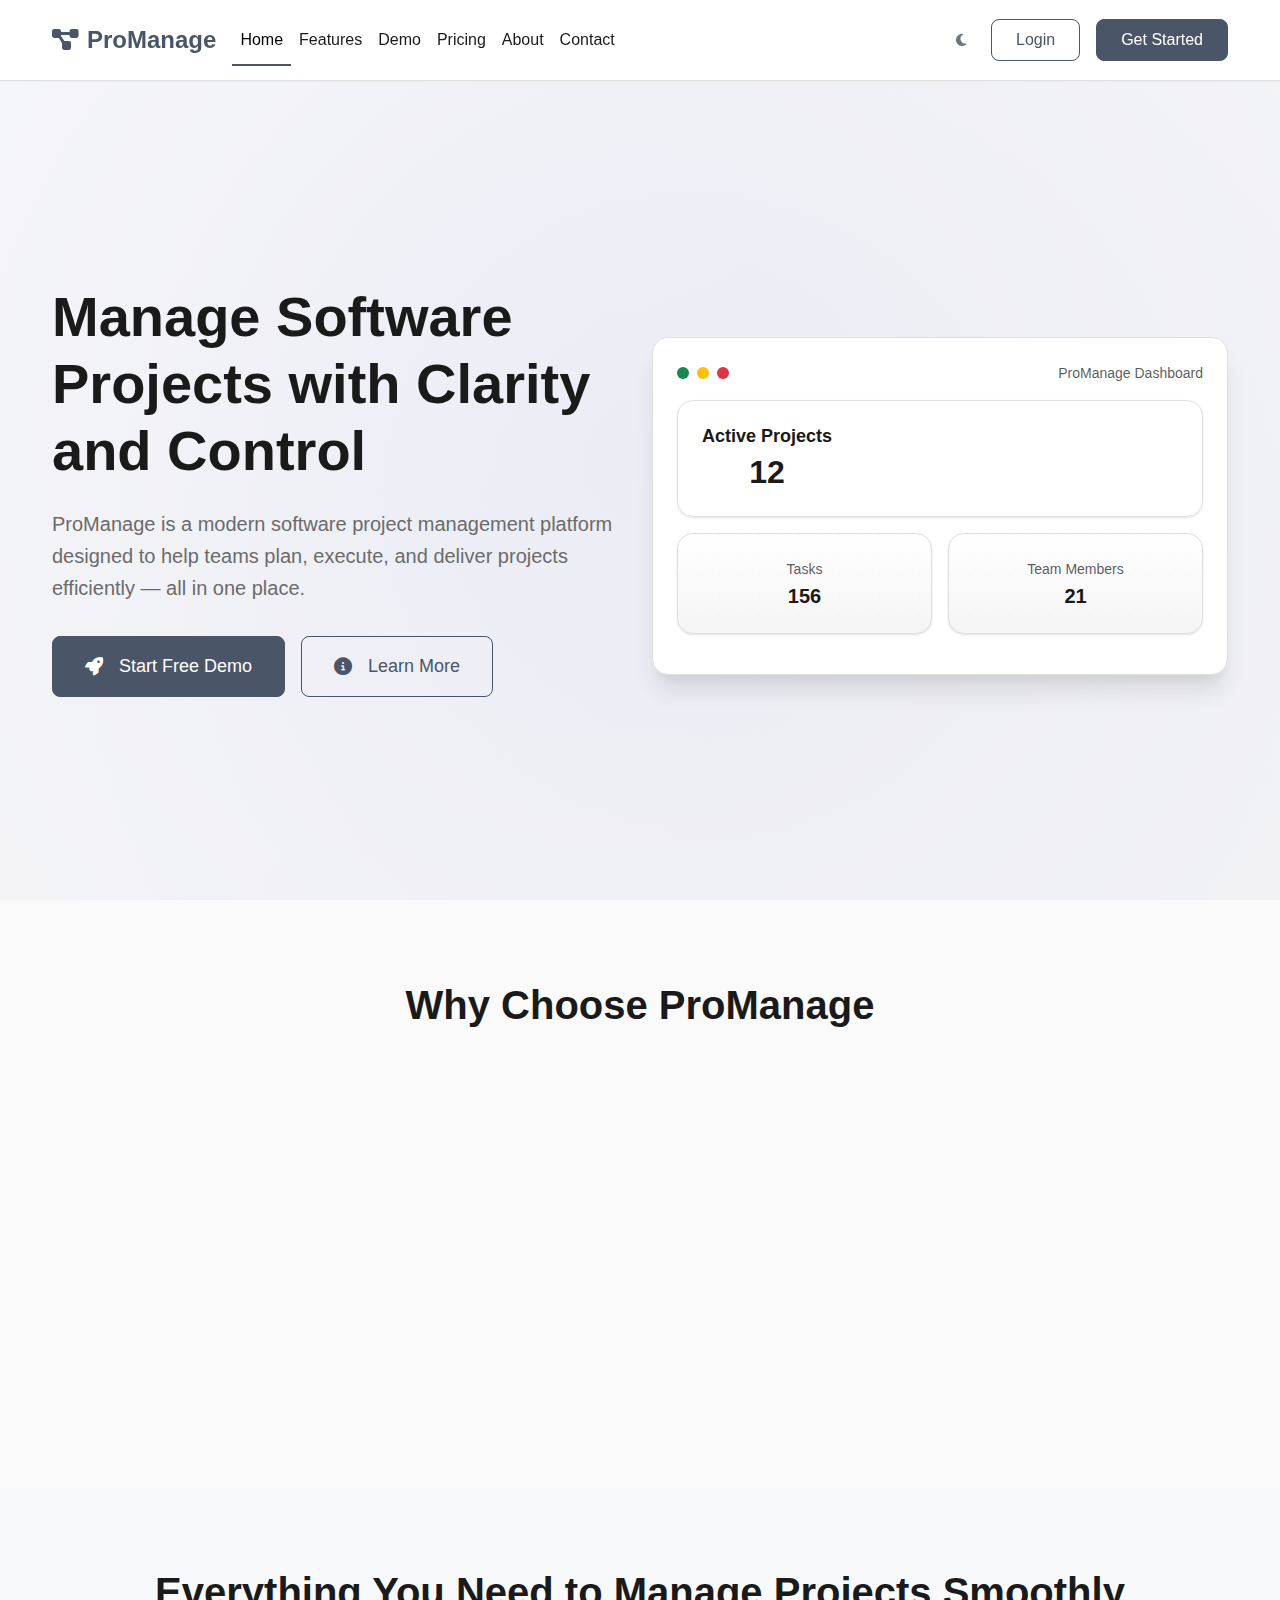
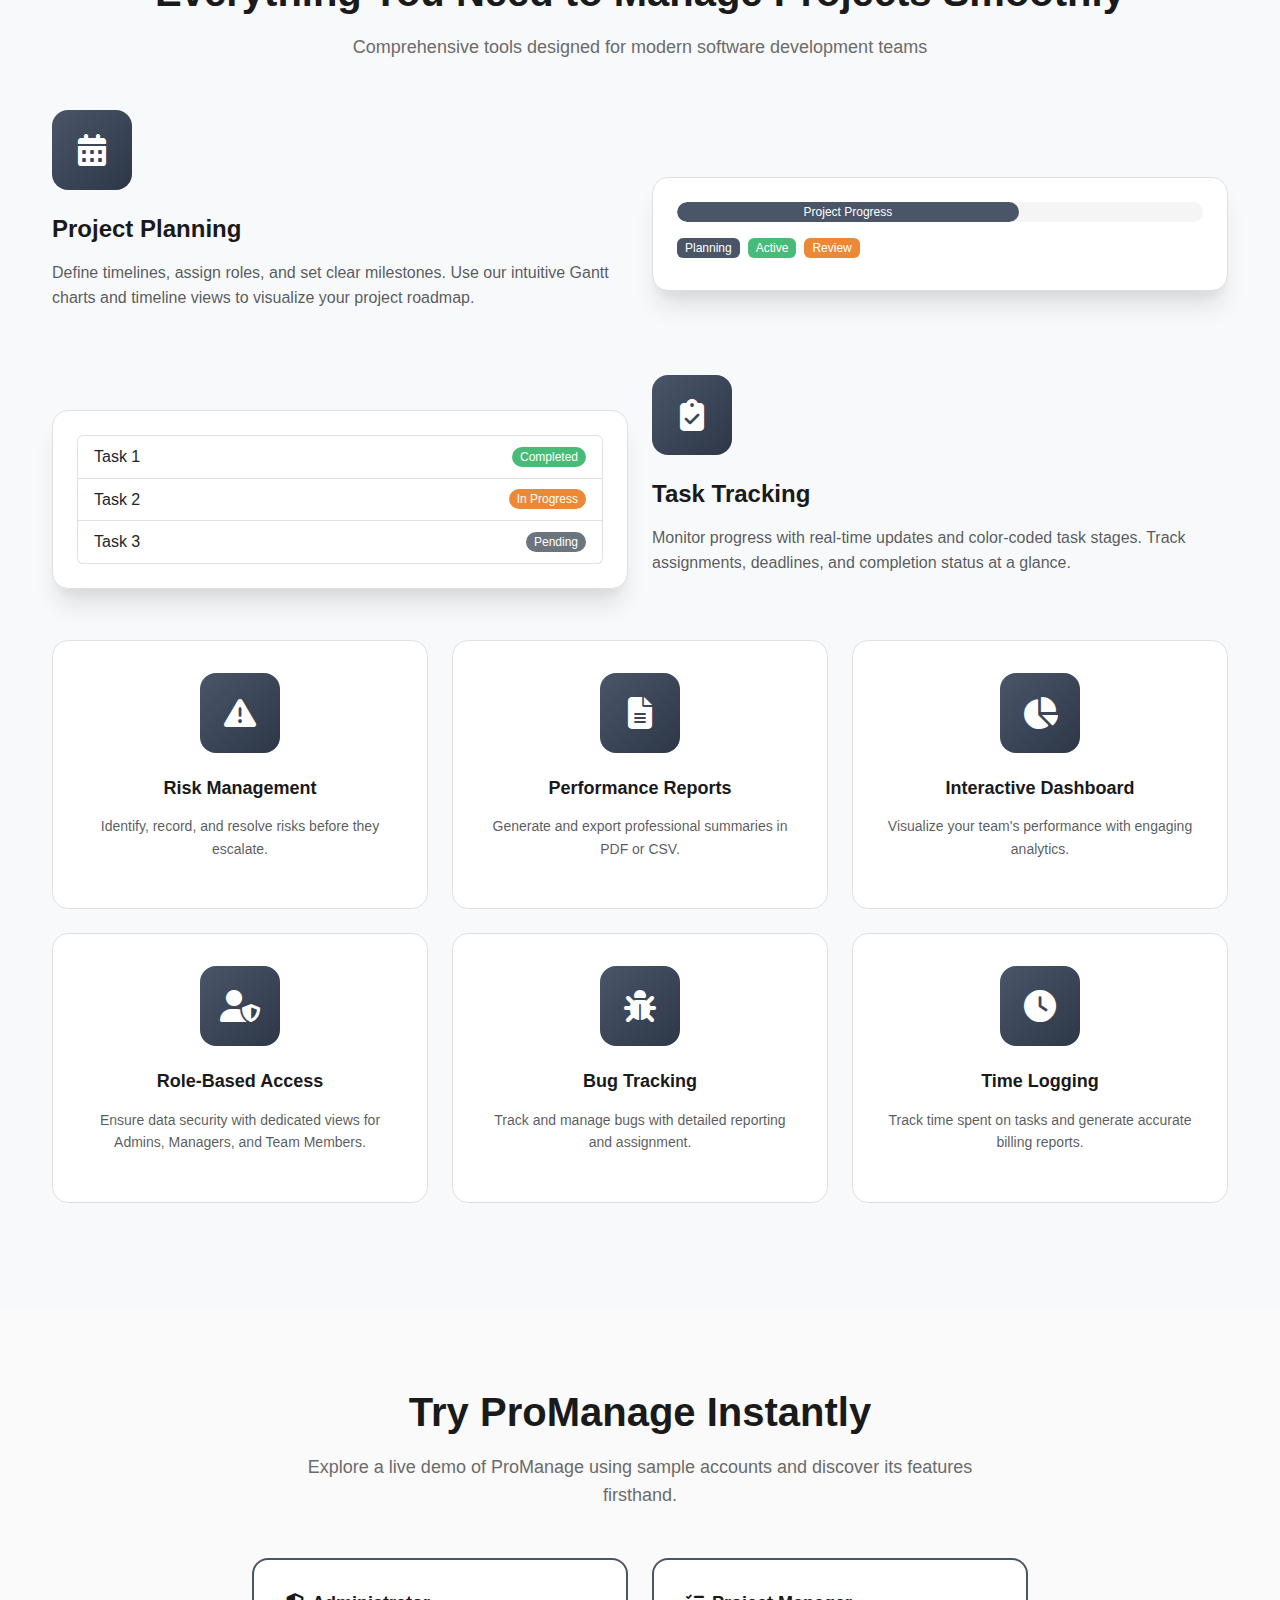
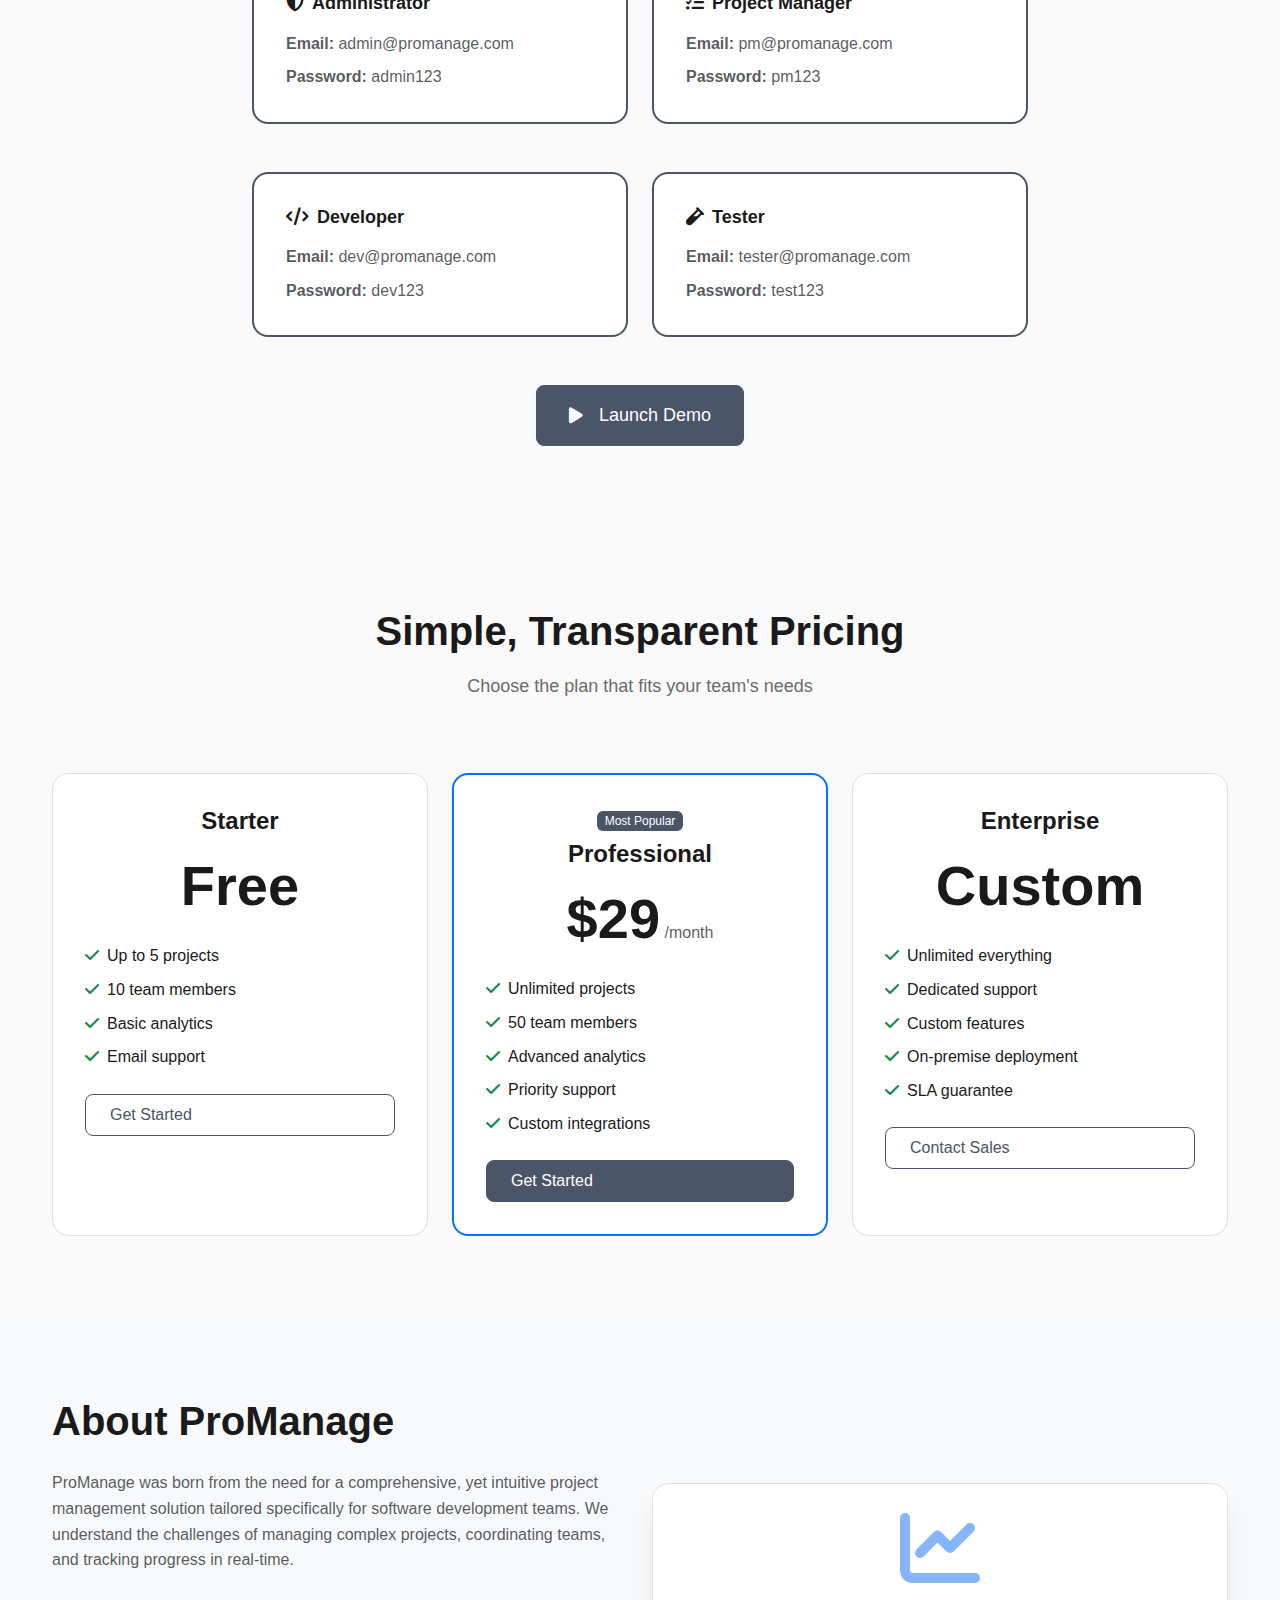
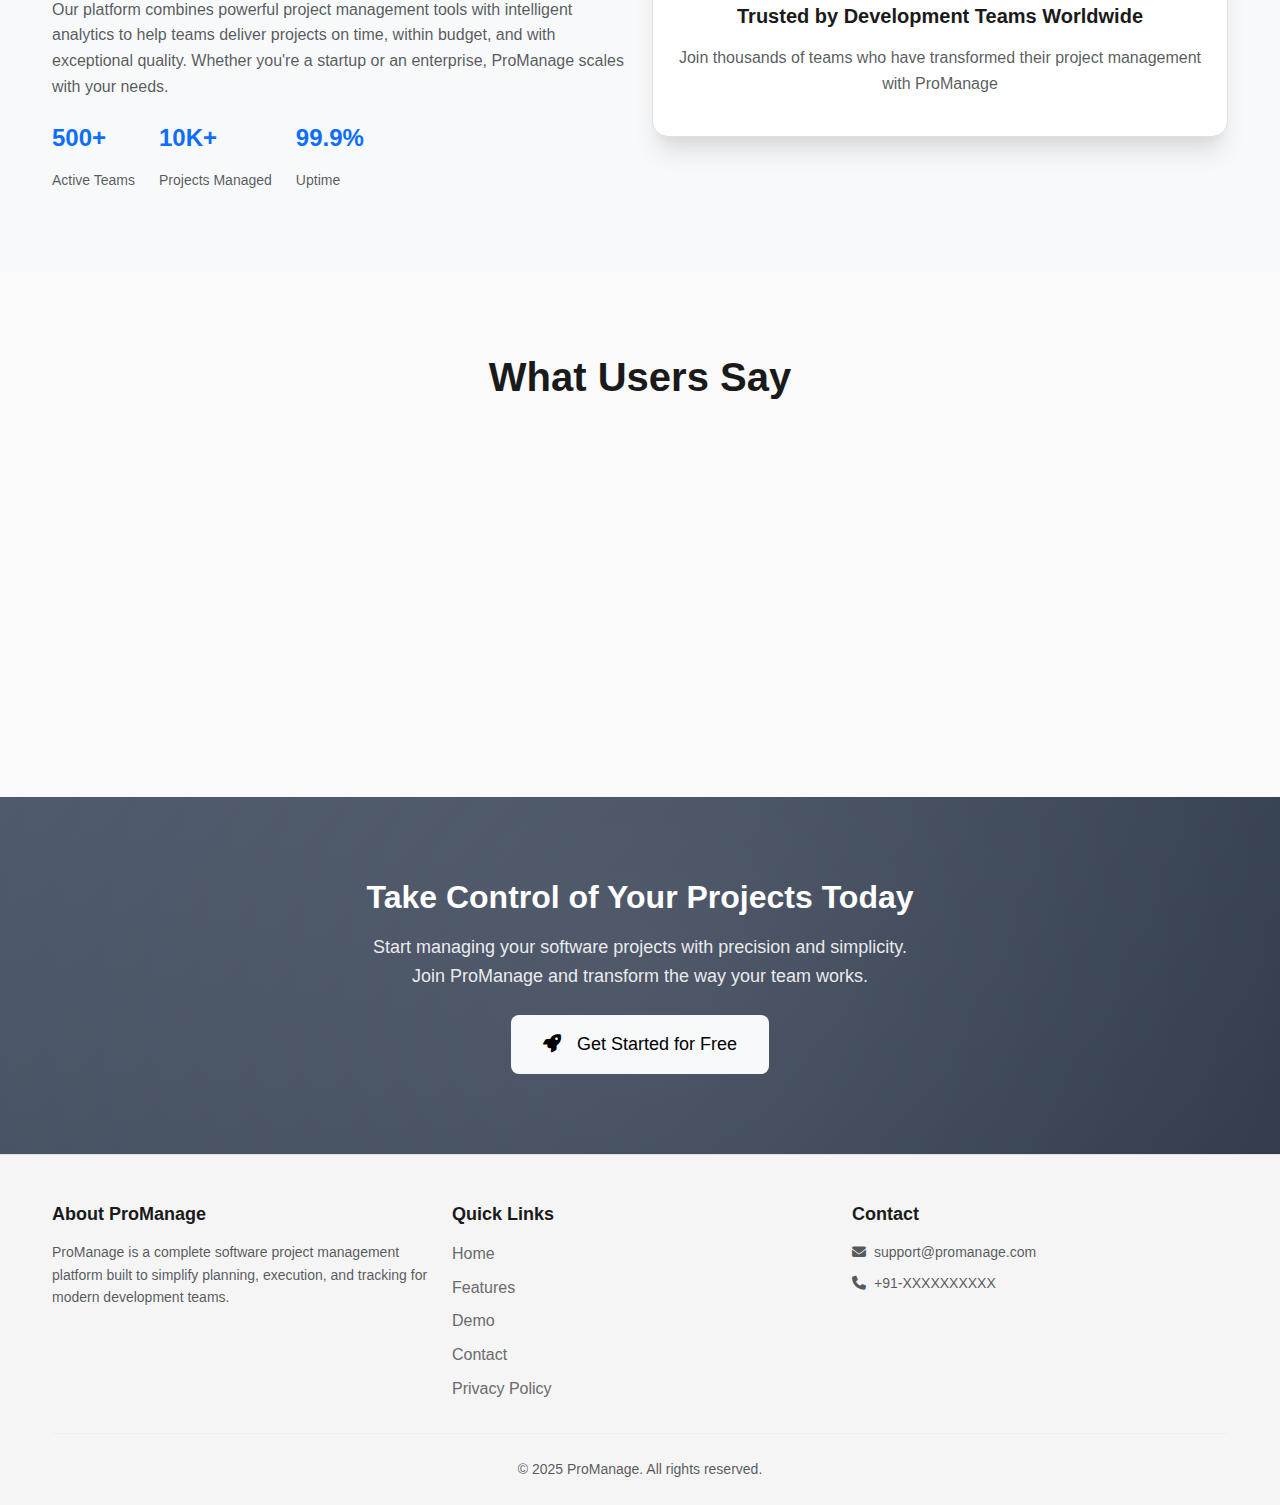
<file: index.html>
<!doctype html>
<html lang="en">
<head>
  <meta charset="utf-8">
  <title>ProManage - Intelligent Software Project Management</title>
  <meta name="viewport" content="width=device-width,initial-scale=1">
  <link href="https://cdn.jsdelivr.net/npm/bootstrap@5.3.2/dist/css/bootstrap.min.css" rel="stylesheet">
  <link href="https://cdnjs.cloudflare.com/ajax/libs/font-awesome/6.4.0/css/all.min.css" rel="stylesheet">
  <link rel="stylesheet" href="styles.css">
  <style>
    /* Homepage Specific Styles */
    .navbar-home {
      position: fixed;
      top: 0;
      left: 0;
      right: 0;
      z-index: 1000;
      background: rgba(255, 255, 255, 0.95);
      backdrop-filter: blur(10px);
      transition: all 0.3s ease;
      border-bottom: 1px solid var(--border);
    }

    [data-theme="dark"] .navbar-home {
      background: rgba(45, 45, 45, 0.95);
    }

    .navbar-home.scrolled {
      background: var(--surface);
      box-shadow: var(--shadow-md);
    }

    .nav-link {
      position: relative;
      color: var(--text);
      font-weight: 500;
      transition: color 0.3s ease;
    }

    .nav-link::after {
      content: '';
      position: absolute;
      bottom: -5px;
      left: 0;
      width: 0;
      height: 2px;
      background: var(--primary);
      transition: width 0.3s ease;
    }

    .nav-link:hover::after,
    .nav-link.active::after {
      width: 100%;
    }

    .nav-link:hover {
      color: var(--primary);
    }

    .hero-section {
      min-height: 100vh;
      display: flex;
      align-items: center;
      padding-top: 80px;
      background: linear-gradient(135deg, var(--bg) 0%, var(--surface-secondary) 100%);
      position: relative;
      overflow: hidden;
    }

    .hero-section::before {
      content: '';
      position: absolute;
      top: -50%;
      right: -50%;
      width: 200%;
      height: 200%;
      background: radial-gradient(circle, rgba(90, 103, 216, 0.08) 0%, transparent 70%);
      animation: rotate 25s linear infinite;
    }

    .hero-content {
      position: relative;
      z-index: 1;
    }

    .hero-title {
      font-size: 3.5rem;
      font-weight: 700;
      line-height: 1.2;
      margin-bottom: 1.5rem;
      color: var(--text);
      animation: fadeInUp 0.8s ease-out;
    }

    .hero-subtitle {
      font-size: 1.25rem;
      color: var(--text-secondary);
      margin-bottom: 2rem;
      line-height: 1.6;
      animation: fadeInUp 0.8s ease-out 0.2s both;
    }

    .section {
      padding: 5rem 0;
      position: relative;
    }

    .section-title {
      font-size: 2.5rem;
      font-weight: 700;
      text-align: center;
      margin-bottom: 1rem;
      color: var(--text);
    }

    .section-subtitle {
      text-align: center;
      color: var(--text-secondary);
      font-size: 1.125rem;
      margin-bottom: 3rem;
      max-width: 700px;
      margin-left: auto;
      margin-right: auto;
    }

    .feature-card {
      background: var(--surface);
      border: 1px solid var(--border);
      border-radius: var(--radius-lg);
      padding: 2rem;
      height: 100%;
      transition: var(--transition);
      text-align: center;
    }

    .feature-card:hover {
      transform: translateY(-8px);
      box-shadow: var(--shadow-xl);
      border-color: var(--primary);
    }

    .feature-icon {
      width: 80px;
      height: 80px;
      margin: 0 auto 1.5rem;
      background: var(--gradient-primary);
      border-radius: var(--radius-lg);
      display: flex;
      align-items: center;
      justify-content: center;
      color: white;
      font-size: 2rem;
    }

    .demo-card {
      background: var(--surface);
      border: 2px solid var(--primary);
      border-radius: var(--radius-lg);
      padding: 2rem;
      margin-bottom: 1.5rem;
      transition: var(--transition);
    }

    .demo-card:hover {
      background: var(--primary-lighter);
      transform: translateX(10px);
    }

    .testimonial-card {
      background: var(--surface);
      border: 1px solid var(--border);
      border-radius: var(--radius-lg);
      padding: 2rem;
      box-shadow: var(--shadow);
      height: 100%;
    }

    .testimonial-quote {
      font-size: 1.125rem;
      font-style: italic;
      color: var(--text-secondary);
      margin-bottom: 1.5rem;
      line-height: 1.8;
    }

    .testimonial-author {
      font-weight: 600;
      color: var(--text);
    }

    .cta-section {
      background: var(--gradient-primary);
      color: white;
      padding: 5rem 0;
      text-align: center;
      position: relative;
      overflow: hidden;
    }

    .cta-section::before {
      content: '';
      position: absolute;
      top: -50%;
      right: -50%;
      width: 200%;
      height: 200%;
      background: radial-gradient(circle, rgba(255,255,255,0.1) 0%, transparent 70%);
      animation: rotate 20s linear infinite;
    }

    .cta-content {
      position: relative;
      z-index: 1;
    }

    .footer {
      background: var(--surface-secondary);
      border-top: 1px solid var(--border);
      padding: 3rem 0 1.5rem;
      color: var(--text-secondary);
    }

    .footer-section h5 {
      color: var(--text);
      margin-bottom: 1rem;
      font-weight: 600;
    }

    .footer-link {
      color: var(--text-secondary);
      text-decoration: none;
      transition: color 0.3s ease;
      display: block;
      margin-bottom: 0.5rem;
    }

    .footer-link:hover {
      color: var(--primary);
    }

    @keyframes fadeInUp {
      from {
        opacity: 0;
        transform: translateY(30px);
      }
      to {
        opacity: 1;
        transform: translateY(0);
      }
    }

    .fade-in-up {
      animation: fadeInUp 0.8s ease-out both;
    }

    .dashboard-mockup {
      background: var(--surface);
      border: 1px solid var(--border);
      border-radius: var(--radius-lg);
      padding: 1.5rem;
      box-shadow: var(--shadow-xl);
      margin-top: 2rem;
      position: relative;
      overflow: hidden;
    }

    .dashboard-mockup::before {
      content: '';
      position: absolute;
      top: 0;
      left: -100%;
      width: 100%;
      height: 100%;
      background: linear-gradient(90deg, transparent, rgba(255,255,255,0.1), transparent);
      animation: shimmer 3s infinite;
    }

    @keyframes shimmer {
      0% { left: -100%; }
      100% { left: 100%; }
    }

    @media (max-width: 768px) {
      .hero-title {
        font-size: 2.5rem;
      }
      .hero-subtitle {
        font-size: 1.125rem;
      }
      .section {
        padding: 3rem 0;
      }
    }
  </style>
</head>
<body>
  <!-- Navigation Bar -->
  <nav class="navbar navbar-expand-lg navbar-home" id="mainNav">
    <div class="container">
      <a class="navbar-brand" href="#home">
        <i class="fas fa-project-diagram me-2"></i>ProManage
      </a>
      <button class="navbar-toggler" type="button" data-bs-toggle="collapse" data-bs-target="#navbarNav">
        <span class="navbar-toggler-icon"></span>
      </button>
      <div class="collapse navbar-collapse" id="navbarNav">
        <ul class="navbar-nav me-auto">
          <li class="nav-item">
            <a class="nav-link active" href="#home">Home</a>
          </li>
          <li class="nav-item">
            <a class="nav-link" href="#features">Features</a>
          </li>
          <li class="nav-item">
            <a class="nav-link" href="#demo">Demo</a>
          </li>
          <li class="nav-item">
            <a class="nav-link" href="#pricing">Pricing</a>
          </li>
          <li class="nav-item">
            <a class="nav-link" href="#about">About</a>
          </li>
          <li class="nav-item">
            <a class="nav-link" href="#contact">Contact</a>
          </li>
        </ul>
        <div class="d-flex align-items-center gap-3">
          <button class="theme-toggle-sm btn btn-outline-secondary btn-sm" id="themeToggle" title="Toggle Theme">
            <i class="fas fa-moon" id="themeIcon"></i>
          </button>
          <a href="login.html" class="btn btn-outline-primary">Login</a>
          <a href="login.html" class="btn btn-primary">Get Started</a>
        </div>
      </div>
    </div>
  </nav>

  <!-- Hero Section -->
  <section class="hero-section" id="home">
    <div class="container">
      <div class="row align-items-center">
        <div class="col-lg-6 hero-content">
          <h1 class="hero-title">Manage Software Projects with Clarity and Control</h1>
          <p class="hero-subtitle">
            ProManage is a modern software project management platform designed to help teams plan, execute, and deliver projects efficiently — all in one place.
          </p>
          <div class="d-flex gap-3 flex-wrap">
            <a href="#demo" class="btn btn-primary btn-lg">
              <i class="fas fa-rocket me-2"></i>Start Free Demo
            </a>
            <a href="#features" class="btn btn-outline-primary btn-lg">
              <i class="fas fa-info-circle me-2"></i>Learn More
            </a>
          </div>
        </div>
        <div class="col-lg-6">
          <div class="dashboard-mockup fade-in-up" style="animation-delay: 0.4s;">
            <div class="text-center mb-3">
              <div class="d-flex justify-content-between align-items-center mb-3">
                <div class="d-flex gap-2">
                  <div class="bg-success rounded-circle" style="width: 12px; height: 12px;"></div>
                  <div class="bg-warning rounded-circle" style="width: 12px; height: 12px;"></div>
                  <div class="bg-danger rounded-circle" style="width: 12px; height: 12px;"></div>
                </div>
                <div class="text-muted small">ProManage Dashboard</div>
              </div>
              <div class="card bg-gradient text-white mb-3">
                <div class="card-body">
                  <div class="d-flex justify-content-between align-items-center">
                    <div>
                      <h5 class="mb-1">Active Projects</h5>
                      <h2 class="mb-0">12</h2>
                    </div>
                    <i class="fas fa-chart-line fa-3x opacity-50"></i>
                  </div>
                </div>
              </div>
              <div class="row g-3">
                <div class="col-6">
                  <div class="card">
                    <div class="card-body">
                      <div class="text-muted small mb-1">Tasks</div>
                      <h4 class="mb-0">156</h4>
                    </div>
                  </div>
                </div>
                <div class="col-6">
                  <div class="card">
                    <div class="card-body">
                      <div class="text-muted small mb-1">Team Members</div>
                      <h4 class="mb-0">21</h4>
                    </div>
                  </div>
                </div>
              </div>
            </div>
          </div>
        </div>
      </div>
    </div>
  </section>

  <!-- Key Highlights Section -->
  <section class="section" id="highlights">
    <div class="container">
      <h2 class="section-title">Why Choose ProManage</h2>
      <div class="row g-4 mt-4">
        <div class="col-md-6 col-lg-3">
          <div class="feature-card fade-in-up">
            <div class="feature-icon">
              <i class="fas fa-tasks"></i>
            </div>
            <h4>All-in-One Management</h4>
            <p class="text-muted">Manage projects, teams, and tasks with powerful planning tools and real-time tracking.</p>
          </div>
        </div>
        <div class="col-md-6 col-lg-3">
          <div class="feature-card fade-in-up" style="animation-delay: 0.1s;">
            <div class="feature-icon">
              <i class="fas fa-chart-bar"></i>
            </div>
            <h4>Smart Analytics</h4>
            <p class="text-muted">Get visual insights through dashboards, progress charts, and performance metrics.</p>
          </div>
        </div>
        <div class="col-md-6 col-lg-3">
          <div class="feature-card fade-in-up" style="animation-delay: 0.2s;">
            <div class="feature-icon">
              <i class="fas fa-users"></i>
            </div>
            <h4>Team Collaboration</h4>
            <p class="text-muted">Communicate, share updates, and resolve issues seamlessly.</p>
          </div>
        </div>
        <div class="col-md-6 col-lg-3">
          <div class="feature-card fade-in-up" style="animation-delay: 0.3s;">
            <div class="feature-icon">
              <i class="fas fa-shield-alt"></i>
            </div>
            <h4>Reliable and Secure</h4>
            <p class="text-muted">Built with robust authentication and role-based access for data safety.</p>
          </div>
        </div>
      </div>
    </div>
  </section>

  <!-- Feature Overview Section -->
  <section class="section bg-light" id="features">
    <div class="container">
      <h2 class="section-title">Everything You Need to Manage Projects Smoothly</h2>
      <p class="section-subtitle">Comprehensive tools designed for modern software development teams</p>
      
      <div class="row align-items-center mb-5">
        <div class="col-lg-6">
          <div class="feature-icon d-inline-flex mb-4">
            <i class="fas fa-calendar-alt"></i>
          </div>
          <h3>Project Planning</h3>
          <p class="text-muted">Define timelines, assign roles, and set clear milestones. Use our intuitive Gantt charts and timeline views to visualize your project roadmap.</p>
        </div>
        <div class="col-lg-6">
          <div class="dashboard-mockup">
            <div class="progress mb-3" style="height: 20px;">
              <div class="progress-bar" role="progressbar" style="width: 65%">Project Progress</div>
            </div>
            <div class="d-flex gap-2 mb-2">
              <span class="badge bg-primary">Planning</span>
              <span class="badge bg-success">Active</span>
              <span class="badge bg-warning">Review</span>
            </div>
          </div>
        </div>
      </div>

      <div class="row align-items-center mb-5">
        <div class="col-lg-6 order-lg-2">
          <div class="feature-icon d-inline-flex mb-4">
            <i class="fas fa-clipboard-check"></i>
          </div>
          <h3>Task Tracking</h3>
          <p class="text-muted">Monitor progress with real-time updates and color-coded task stages. Track assignments, deadlines, and completion status at a glance.</p>
        </div>
        <div class="col-lg-6 order-lg-1">
          <div class="dashboard-mockup">
            <div class="list-group">
              <div class="list-group-item d-flex justify-content-between align-items-center">
                <span>Task 1</span>
                <span class="badge bg-success rounded-pill">Completed</span>
              </div>
              <div class="list-group-item d-flex justify-content-between align-items-center">
                <span>Task 2</span>
                <span class="badge bg-warning rounded-pill">In Progress</span>
              </div>
              <div class="list-group-item d-flex justify-content-between align-items-center">
                <span>Task 3</span>
                <span class="badge bg-secondary rounded-pill">Pending</span>
              </div>
            </div>
          </div>
        </div>
      </div>

      <div class="row">
        <div class="col-md-6 col-lg-4 mb-4">
          <div class="feature-card">
            <div class="feature-icon">
              <i class="fas fa-exclamation-triangle"></i>
            </div>
            <h5>Risk Management</h5>
            <p class="text-muted small">Identify, record, and resolve risks before they escalate.</p>
          </div>
        </div>
        <div class="col-md-6 col-lg-4 mb-4">
          <div class="feature-card">
            <div class="feature-icon">
              <i class="fas fa-file-alt"></i>
            </div>
            <h5>Performance Reports</h5>
            <p class="text-muted small">Generate and export professional summaries in PDF or CSV.</p>
          </div>
        </div>
        <div class="col-md-6 col-lg-4 mb-4">
          <div class="feature-card">
            <div class="feature-icon">
              <i class="fas fa-chart-pie"></i>
            </div>
            <h5>Interactive Dashboard</h5>
            <p class="text-muted small">Visualize your team's performance with engaging analytics.</p>
          </div>
        </div>
        <div class="col-md-6 col-lg-4 mb-4">
          <div class="feature-card">
            <div class="feature-icon">
              <i class="fas fa-user-shield"></i>
            </div>
            <h5>Role-Based Access</h5>
            <p class="text-muted small">Ensure data security with dedicated views for Admins, Managers, and Team Members.</p>
          </div>
        </div>
        <div class="col-md-6 col-lg-4 mb-4">
          <div class="feature-card">
            <div class="feature-icon">
              <i class="fas fa-bug"></i>
            </div>
            <h5>Bug Tracking</h5>
            <p class="text-muted small">Track and manage bugs with detailed reporting and assignment.</p>
          </div>
        </div>
        <div class="col-md-6 col-lg-4 mb-4">
          <div class="feature-card">
            <div class="feature-icon">
              <i class="fas fa-clock"></i>
            </div>
            <h5>Time Logging</h5>
            <p class="text-muted small">Track time spent on tasks and generate accurate billing reports.</p>
          </div>
        </div>
      </div>
    </div>
  </section>

  <!-- Demo Section -->
  <section class="section" id="demo">
    <div class="container">
      <h2 class="section-title">Try ProManage Instantly</h2>
      <p class="section-subtitle">Explore a live demo of ProManage using sample accounts and discover its features firsthand.</p>
      
      <div class="row justify-content-center mt-5">
        <div class="col-lg-8">
          <div class="row g-4">
            <div class="col-md-6">
              <div class="demo-card">
                <h5><i class="fas fa-shield-alt me-2"></i>Administrator</h5>
                <p class="text-muted mb-2"><strong>Email:</strong> admin@promanage.com</p>
                <p class="text-muted mb-0"><strong>Password:</strong> admin123</p>
              </div>
            </div>
            <div class="col-md-6">
              <div class="demo-card">
                <h5><i class="fas fa-tasks me-2"></i>Project Manager</h5>
                <p class="text-muted mb-2"><strong>Email:</strong> pm@promanage.com</p>
                <p class="text-muted mb-0"><strong>Password:</strong> pm123</p>
              </div>
            </div>
            <div class="col-md-6">
              <div class="demo-card">
                <h5><i class="fas fa-code me-2"></i>Developer</h5>
                <p class="text-muted mb-2"><strong>Email:</strong> dev@promanage.com</p>
                <p class="text-muted mb-0"><strong>Password:</strong> dev123</p>
              </div>
            </div>
            <div class="col-md-6">
              <div class="demo-card">
                <h5><i class="fas fa-vial me-2"></i>Tester</h5>
                <p class="text-muted mb-2"><strong>Email:</strong> tester@promanage.com</p>
                <p class="text-muted mb-0"><strong>Password:</strong> test123</p>
              </div>
            </div>
          </div>
          <div class="text-center mt-4">
            <a href="login.html" class="btn btn-primary btn-lg">
              <i class="fas fa-play me-2"></i>Launch Demo
            </a>
          </div>
        </div>
      </div>
    </div>
  </section>

  <!-- Pricing Section -->
  <section class="section" id="pricing">
    <div class="container">
      <h2 class="section-title">Simple, Transparent Pricing</h2>
      <p class="section-subtitle">Choose the plan that fits your team's needs</p>
      
      <div class="row g-4 mt-5 justify-content-center">
        <div class="col-md-6 col-lg-4">
          <div class="feature-card text-center">
            <h3 class="mb-3">Starter</h3>
            <div class="mb-4">
              <span class="display-4 fw-bold">Free</span>
            </div>
            <ul class="list-unstyled text-start mb-4">
              <li class="mb-2"><i class="fas fa-check text-success me-2"></i>Up to 5 projects</li>
              <li class="mb-2"><i class="fas fa-check text-success me-2"></i>10 team members</li>
              <li class="mb-2"><i class="fas fa-check text-success me-2"></i>Basic analytics</li>
              <li class="mb-2"><i class="fas fa-check text-success me-2"></i>Email support</li>
            </ul>
            <a href="login.html" class="btn btn-outline-primary w-100">Get Started</a>
          </div>
        </div>
        <div class="col-md-6 col-lg-4">
          <div class="feature-card text-center border-primary border-2">
            <div class="badge bg-primary mb-2">Most Popular</div>
            <h3 class="mb-3">Professional</h3>
            <div class="mb-4">
              <span class="display-4 fw-bold">$29</span>
              <span class="text-muted">/month</span>
            </div>
            <ul class="list-unstyled text-start mb-4">
              <li class="mb-2"><i class="fas fa-check text-success me-2"></i>Unlimited projects</li>
              <li class="mb-2"><i class="fas fa-check text-success me-2"></i>50 team members</li>
              <li class="mb-2"><i class="fas fa-check text-success me-2"></i>Advanced analytics</li>
              <li class="mb-2"><i class="fas fa-check text-success me-2"></i>Priority support</li>
              <li class="mb-2"><i class="fas fa-check text-success me-2"></i>Custom integrations</li>
            </ul>
            <a href="login.html" class="btn btn-primary w-100">Get Started</a>
          </div>
        </div>
        <div class="col-md-6 col-lg-4">
          <div class="feature-card text-center">
            <h3 class="mb-3">Enterprise</h3>
            <div class="mb-4">
              <span class="display-4 fw-bold">Custom</span>
            </div>
            <ul class="list-unstyled text-start mb-4">
              <li class="mb-2"><i class="fas fa-check text-success me-2"></i>Unlimited everything</li>
              <li class="mb-2"><i class="fas fa-check text-success me-2"></i>Dedicated support</li>
              <li class="mb-2"><i class="fas fa-check text-success me-2"></i>Custom features</li>
              <li class="mb-2"><i class="fas fa-check text-success me-2"></i>On-premise deployment</li>
              <li class="mb-2"><i class="fas fa-check text-success me-2"></i>SLA guarantee</li>
            </ul>
            <a href="#contact" class="btn btn-outline-primary w-100">Contact Sales</a>
          </div>
        </div>
      </div>
    </div>
  </section>

  <!-- About Section -->
  <section class="section bg-light" id="about">
    <div class="container">
      <div class="row align-items-center">
        <div class="col-lg-6">
          <h2 class="section-title text-start mb-4">About ProManage</h2>
          <p class="text-muted mb-4">
            ProManage was born from the need for a comprehensive, yet intuitive project management solution tailored specifically for software development teams. We understand the challenges of managing complex projects, coordinating teams, and tracking progress in real-time.
          </p>
          <p class="text-muted mb-4">
            Our platform combines powerful project management tools with intelligent analytics to help teams deliver projects on time, within budget, and with exceptional quality. Whether you're a startup or an enterprise, ProManage scales with your needs.
          </p>
          <div class="d-flex gap-4">
            <div>
              <h3 class="text-primary">500+</h3>
              <p class="text-muted small mb-0">Active Teams</p>
            </div>
            <div>
              <h3 class="text-primary">10K+</h3>
              <p class="text-muted small mb-0">Projects Managed</p>
            </div>
            <div>
              <h3 class="text-primary">99.9%</h3>
              <p class="text-muted small mb-0">Uptime</p>
            </div>
          </div>
        </div>
        <div class="col-lg-6">
          <div class="dashboard-mockup">
            <div class="text-center">
              <i class="fas fa-chart-line fa-5x text-primary opacity-50 mb-3"></i>
              <h4>Trusted by Development Teams Worldwide</h4>
              <p class="text-muted">Join thousands of teams who have transformed their project management with ProManage</p>
            </div>
          </div>
        </div>
      </div>
    </div>
  </section>

  <!-- Testimonials Section -->
  <section class="section" id="testimonials">
    <div class="container">
      <h2 class="section-title">What Users Say</h2>
      <div class="row g-4 mt-4">
        <div class="col-md-6 col-lg-4">
          <div class="testimonial-card fade-in-up">
            <div class="testimonial-quote">
              "ProManage helped our team stay organized, meet deadlines, and communicate better across every project phase."
            </div>
            <div class="testimonial-author">Priya S.</div>
            <div class="text-muted small">Software Project Manager</div>
          </div>
        </div>
        <div class="col-md-6 col-lg-4">
          <div class="testimonial-card fade-in-up" style="animation-delay: 0.1s;">
            <div class="testimonial-quote">
              "The analytics dashboard gives us real-time insights into project performance. It's become an essential tool for our development workflow."
            </div>
            <div class="testimonial-author">Michael R.</div>
            <div class="text-muted small">Development Lead</div>
          </div>
        </div>
        <div class="col-md-6 col-lg-4">
          <div class="testimonial-card fade-in-up" style="animation-delay: 0.2s;">
            <div class="testimonial-quote">
              "The role-based access and security features give us confidence that our project data is protected and properly managed."
            </div>
            <div class="testimonial-author">Sarah K.</div>
            <div class="text-muted small">IT Administrator</div>
          </div>
        </div>
      </div>
    </div>
  </section>

  <!-- Call-to-Action Section -->
  <section class="cta-section" id="cta">
    <div class="container">
      <div class="cta-content">
        <h2 class="mb-3" style="color: white;">Take Control of Your Projects Today</h2>
        <p class="mb-4" style="color: rgba(255,255,255,0.9); font-size: 1.125rem;">
          Start managing your software projects with precision and simplicity.<br>
          Join ProManage and transform the way your team works.
        </p>
        <a href="login.html" class="btn btn-light btn-lg">
          <i class="fas fa-rocket me-2"></i>Get Started for Free
        </a>
      </div>
    </div>
  </section>

  <!-- Footer -->
  <footer class="footer" id="contact">
    <div class="container">
      <div class="row g-4 mb-4">
        <div class="col-md-4 footer-section">
          <h5>About ProManage</h5>
          <p class="text-muted small">
            ProManage is a complete software project management platform built to simplify planning, execution, and tracking for modern development teams.
          </p>
        </div>
        <div class="col-md-4 footer-section">
          <h5>Quick Links</h5>
          <a href="#home" class="footer-link">Home</a>
          <a href="#features" class="footer-link">Features</a>
          <a href="#demo" class="footer-link">Demo</a>
          <a href="#contact" class="footer-link">Contact</a>
          <a href="#" class="footer-link">Privacy Policy</a>
        </div>
        <div class="col-md-4 footer-section">
          <h5>Contact</h5>
          <p class="text-muted small mb-2">
            <i class="fas fa-envelope me-2"></i>support@promanage.com
          </p>
          <p class="text-muted small mb-0">
            <i class="fas fa-phone me-2"></i>+91-XXXXXXXXXX
          </p>
        </div>
      </div>
      <hr class="my-4" style="border-color: var(--border);">
      <div class="text-center text-muted small">
        © 2025 ProManage. All rights reserved.
      </div>
    </div>
  </footer>

  <script src="https://cdn.jsdelivr.net/npm/bootstrap@5.3.2/dist/js/bootstrap.bundle.min.js"></script>
  <script>
    // Theme Toggle
    const themeToggle = document.getElementById('themeToggle');
    const themeIcon = document.getElementById('themeIcon');
    const THEME_KEY = 'promanage_theme';
    
    const savedTheme = localStorage.getItem(THEME_KEY) || 'light';
    if (savedTheme === 'dark') {
      document.documentElement.setAttribute('data-theme', 'dark');
      themeIcon.className = 'fas fa-sun';
    }

    themeToggle.addEventListener('click', () => {
      const currentTheme = document.documentElement.getAttribute('data-theme');
      const newTheme = currentTheme === 'dark' ? 'light' : 'dark';
      
      document.documentElement.setAttribute('data-theme', newTheme);
      themeIcon.className = newTheme === 'dark' ? 'fas fa-sun' : 'fas fa-moon';
      localStorage.setItem(THEME_KEY, newTheme);
    });

    // Navbar scroll effect
    const navbar = document.getElementById('mainNav');
    window.addEventListener('scroll', () => {
      if (window.scrollY > 50) {
        navbar.classList.add('scrolled');
      } else {
        navbar.classList.remove('scrolled');
      }
    });

    // Smooth scroll for anchor links
    document.querySelectorAll('a[href^="#"]').forEach(anchor => {
      anchor.addEventListener('click', function (e) {
        e.preventDefault();
        const target = document.querySelector(this.getAttribute('href'));
        if (target) {
          target.scrollIntoView({
            behavior: 'smooth',
            block: 'start'
          });
        }
      });
    });

    // Active nav link on scroll
    const sections = document.querySelectorAll('section[id]');
    const navLinks = document.querySelectorAll('.nav-link');

    window.addEventListener('scroll', () => {
      let current = '';
      sections.forEach(section => {
        const sectionTop = section.offsetTop;
        const sectionHeight = section.clientHeight;
        if (window.scrollY >= sectionTop - 100) {
          current = section.getAttribute('id');
        }
      });

      navLinks.forEach(link => {
        link.classList.remove('active');
        if (link.getAttribute('href') === '#' + current || 
            (current === 'home' && link.getAttribute('href') === '#home')) {
          link.classList.add('active');
        }
      });
    });

    // Intersection Observer for fade-in animations
    const observerOptions = {
      threshold: 0.1,
      rootMargin: '0px 0px -50px 0px'
    };

    const observer = new IntersectionObserver((entries) => {
      entries.forEach(entry => {
        if (entry.isIntersecting) {
          entry.target.style.opacity = '1';
          entry.target.style.transform = 'translateY(0)';
        }
      });
    }, observerOptions);

    document.querySelectorAll('.fade-in-up').forEach(el => {
      el.style.opacity = '0';
      el.style.transform = 'translateY(30px)';
      el.style.transition = 'opacity 0.8s ease-out, transform 0.8s ease-out';
      observer.observe(el);
    });
  </script>
</body>
</html>
</file>
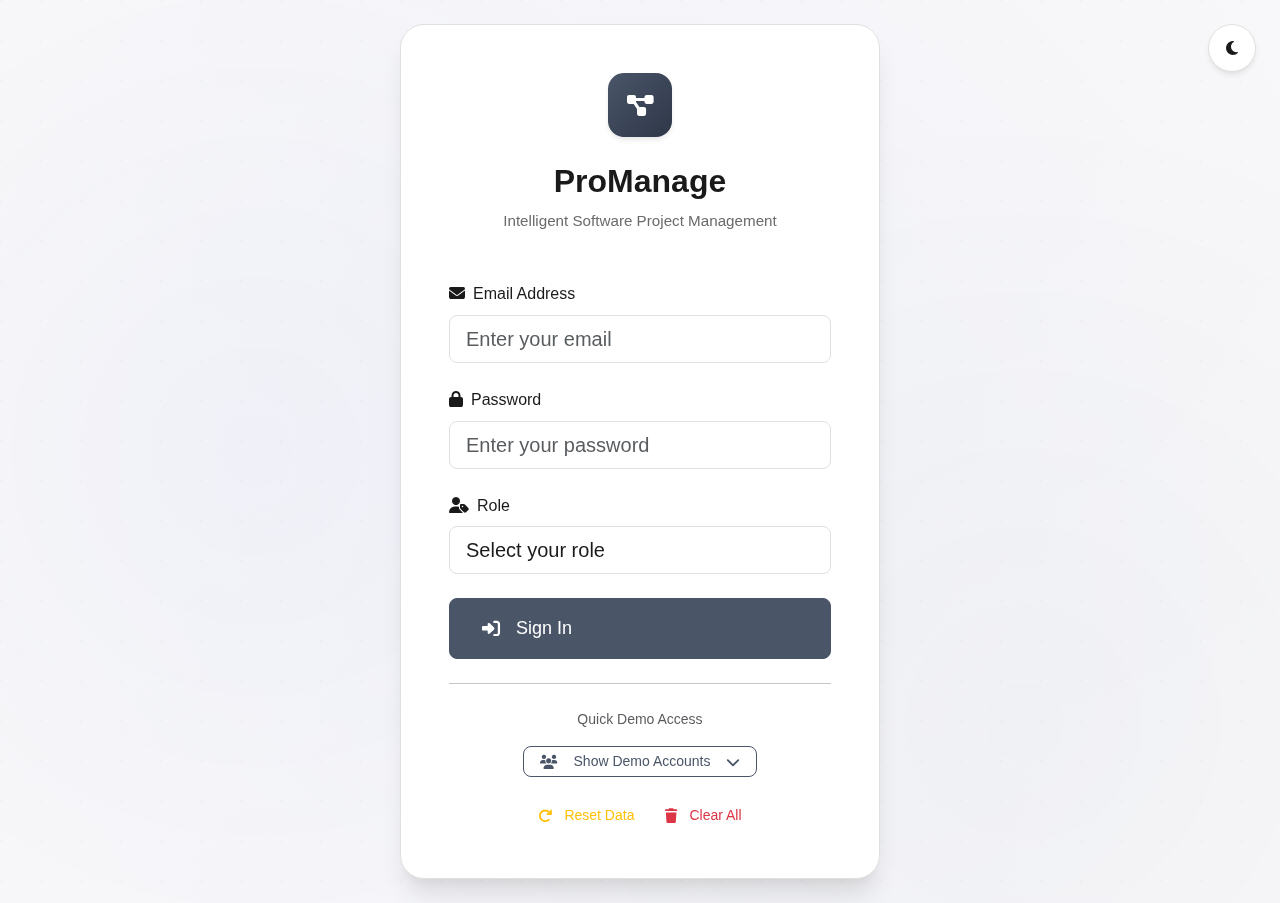
<file: admin.html>
<!doctype html>
<html lang="en">
<head>
  <meta charset="utf-8">
  <title>Admin Dashboard - ProManage</title>
  <meta name="viewport" content="width=device-width,initial-scale=1">
  <link href="https://cdn.jsdelivr.net/npm/bootstrap@5.3.2/dist/css/bootstrap.min.css" rel="stylesheet">
  <link href="https://cdnjs.cloudflare.com/ajax/libs/font-awesome/6.4.0/css/all.min.css" rel="stylesheet">
  <link rel="stylesheet" href="styles.css">
</head>
<body>
  <nav class="navbar navbar-expand-lg navbar-light shadow-sm">
    <div class="container d-flex justify-content-between">
      <a class="navbar-brand" href="index.html">
        <i class="fas fa-project-diagram me-2"></i>ProManage
      </a>
      <div class="d-flex align-items-center gap-3">
        <span class="text-muted">
          <i class="fas fa-shield-alt me-1"></i>Admin Dashboard
        </span>
        <button class="theme-toggle-sm btn btn-outline-secondary btn-sm" id="themeToggle" title="Toggle Theme">
          <i class="fas fa-moon" id="themeIcon"></i>
        </button>
        <button id="logoutBtn" class="btn btn-outline-danger btn-sm">
          <i class="fas fa-sign-out-alt me-1"></i>Logout
        </button>
      </div>
    </div>
  </nav>

  <div class="container my-5">
    <!-- Welcome Section -->
    <div class="row mb-4">
      <div class="col-12">
        <div class="card bg-gradient text-white animate-fade-in">
          <div class="card-body">
            <div class="row align-items-center">
              <div class="col-md-8 animate-fade-in-left">
                <h2 class="mb-2" id="welcomeMessage">Admin Control Panel</h2>
                <p class="mb-0 opacity-75">Manage users, projects, and system-wide settings</p>
              </div>
              <div class="col-md-4 text-end animate-fade-in-right">
                <i class="fas fa-shield-alt fa-3x opacity-50"></i>
              </div>
            </div>
          </div>
        </div>
      </div>
    </div>

    <!-- Statistics Cards -->
    <div class="row mb-4">
      <div class="col-md-3 mb-3">
        <div class="card stat-card">
          <div class="card-body text-center">
            <div class="stat-number" id="totalUsers">0</div>
            <div class="stat-label">
              <i class="fas fa-users me-1"></i>Total Users
            </div>
          </div>
        </div>
      </div>
      <div class="col-md-3 mb-3">
        <div class="card stat-card" style="background: var(--gradient-primary);">
          <div class="card-body text-center">
            <div class="stat-number" id="totalProjects">0</div>
            <div class="stat-label">
              <i class="fas fa-project-diagram me-1"></i>Active Projects
            </div>
          </div>
        </div>
      </div>
      <div class="col-md-3 mb-3">
        <div class="card stat-card" style="background: var(--gradient-success);">
          <div class="card-body text-center">
            <div class="stat-number" id="totalTasks">0</div>
            <div class="stat-label">
              <i class="fas fa-tasks me-1"></i>Total Tasks
            </div>
          </div>
        </div>
      </div>
      <div class="col-md-3 mb-3">
        <div class="card stat-card" style="background: var(--gradient-warm);">
          <div class="card-body text-center">
            <div class="stat-number" id="openBugs">0</div>
            <div class="stat-label">
              <i class="fas fa-bug me-1"></i>Open Bugs
            </div>
          </div>
        </div>
      </div>
    </div>

    <div class="row">
      <!-- Users Management -->
      <div class="col-lg-6 mb-4">
        <div class="card">
          <div class="card-header d-flex justify-content-between align-items-center">
            <h5 class="mb-0">
              <i class="fas fa-users me-2"></i>Users Management
              <span class="badge bg-primary ms-2" id="userCount">0</span>
            </h5>
            <a href="analytics.html" class="btn btn-outline-info btn-sm">
              <i class="fas fa-chart-line me-1"></i>Analytics
            </a>
          </div>
          <div class="card-body p-0">
            <div class="table-responsive">
              <table class="table table-hover mb-0">
                <thead class="table-light">
                  <tr>
                    <th>Name</th>
                    <th>Email</th>
                    <th>Role</th>
                    <th>Department</th>
                  </tr>
                </thead>
                <tbody id="usersTable">
                  <!-- Users will be loaded here -->
                </tbody>
              </table>
            </div>
          </div>
        </div>
      </div>

      <!-- Projects Overview -->
      <div class="col-lg-6 mb-4">
        <div class="card">
          <div class="card-header d-flex justify-content-between align-items-center">
            <h5 class="mb-0">
              <i class="fas fa-project-diagram me-2"></i>Projects Overview
            </h5>
          </div>
          <div class="card-body p-0">
            <div class="list-group list-group-flush" id="projectsList">
              <!-- Projects will be loaded here -->
            </div>
          </div>
        </div>
      </div>
    </div>

    <!-- Team Members by Role -->
    <div class="row mb-4">
      <div class="col-12">
        <div class="card">
          <div class="card-header">
            <h5 class="mb-0">
              <i class="fas fa-users-cog me-2"></i>Team Members by Role
            </h5>
          </div>
          <div class="card-body">
            <div class="row">
              <div class="col-md-3 mb-3">
                <div class="card bg-primary text-white">
                  <div class="card-body text-center">
                    <h4 id="pmCount">0</h4>
                    <p class="mb-0">Project Managers</p>
                  </div>
                </div>
              </div>
              <div class="col-md-3 mb-3">
                <div class="card bg-success text-white">
                  <div class="card-body text-center">
                    <h4 id="devCount">0</h4>
                    <p class="mb-0">Developers</p>
                  </div>
                </div>
              </div>
              <div class="col-md-3 mb-3">
                <div class="card bg-info text-white">
                  <div class="card-body text-center">
                    <h4 id="progCount">0</h4>
                    <p class="mb-0">Programmers</p>
                  </div>
                </div>
              </div>
              <div class="col-md-3 mb-3">
                <div class="card bg-warning text-white">
                  <div class="card-body text-center">
                    <h4 id="testCount">0</h4>
                    <p class="mb-0">Testers</p>
                  </div>
                </div>
              </div>
            </div>
          </div>
        </div>
      </div>
    </div>

    <!-- Recent Activity -->
    <div class="row">
      <div class="col-12">
        <div class="card">
          <div class="card-header">
            <h5 class="mb-0">
              <i class="fas fa-clock me-2"></i>Recent System Activity
            </h5>
          </div>
          <div class="card-body">
            <div id="activityList" class="list-group list-group-flush">
              <!-- Activity will be loaded here -->
            </div>
          </div>
        </div>
      </div>
    </div>
  </div>

  <script src="app.js"></script>
  <script src="notifications.js"></script>
  <script>
    // Theme Toggle
    const themeToggle = document.getElementById('themeToggle');
    const themeIcon = document.getElementById('themeIcon');
    const THEME_KEY = 'promanage_theme';
    
    const savedTheme = localStorage.getItem(THEME_KEY) || 'light';
    if (savedTheme === 'dark') {
      document.documentElement.setAttribute('data-theme', 'dark');
      themeIcon.className = 'fas fa-sun';
    }

    themeToggle.addEventListener('click', () => {
      const currentTheme = document.documentElement.getAttribute('data-theme');
      const newTheme = currentTheme === 'dark' ? 'light' : 'dark';
      
      document.documentElement.setAttribute('data-theme', newTheme);
      themeIcon.className = newTheme === 'dark' ? 'fas fa-sun' : 'fas fa-moon';
      localStorage.setItem(THEME_KEY, newTheme);
    });

    ensureRole('admin');
    const currentUser = getCurrentUser();

    function updateStats() {
      const users = getAllTeamMembers();
      const projects = getAllProjects();
      const tasks = getAllTasks();
      const bugs = getAllBugs().filter(b => b.status === 'open');

      document.getElementById('totalUsers').textContent = users.length;
      document.getElementById('totalProjects').textContent = projects.filter(p => p.status === 'active').length;
      document.getElementById('totalTasks').textContent = tasks.length;
      document.getElementById('openBugs').textContent = bugs.length;
      document.getElementById('userCount').textContent = users.length;

      // Role counts
      document.getElementById('pmCount').textContent = users.filter(u => u.role === 'project_manager').length;
      document.getElementById('devCount').textContent = users.filter(u => u.role === 'developer').length;
      document.getElementById('progCount').textContent = users.filter(u => u.role === 'programmer').length;
      document.getElementById('testCount').textContent = users.filter(u => u.role === 'tester').length;
    }

    function renderUsers() {
      const users = getAllTeamMembers();
      const container = document.getElementById('usersTable');
      
      container.innerHTML = users.map(u => `
        <tr>
          <td>
            <div class="d-flex align-items-center">
              <div class="avatar-circle me-2" style="width: 32px; height: 32px; font-size: 0.8rem;">
                ${u.name.charAt(0)}
              </div>
              <div>
                <div class="fw-semibold">${u.name}</div>
                <small class="text-muted">${u.email}</small>
              </div>
            </div>
          </td>
          <td>${u.email}</td>
          <td>
            <span class="badge bg-${getRoleColor(u.role)}">${u.role.replace('_', ' ')}</span>
          </td>
          <td>${u.department || 'N/A'}</td>
        </tr>
      `).join('');
    }

    function getRoleColor(role) {
      const colors = {
        'admin': 'danger',
        'project_manager': 'primary',
        'developer': 'success',
        'programmer': 'info',
        'tester': 'warning'
      };
      return colors[role] || 'secondary';
    }

    function renderProjects() {
      const projects = getAllProjects().slice(0, 5);
      const container = document.getElementById('projectsList');
      
      if (projects.length === 0) {
        container.innerHTML = '<div class="list-group-item text-center py-4 text-muted">No projects found</div>';
        return;
      }

      container.innerHTML = projects.map(p => {
        const pm = getTeamMemberById(p.project_manager_id);
        const statusColor = p.status === 'active' ? 'success' : p.status === 'completed' ? 'primary' : 'secondary';
        return `
          <div class="list-group-item">
            <div class="d-flex justify-content-between align-items-start">
              <div>
                <h6 class="mb-1">${p.name}</h6>
                <p class="text-muted small mb-2">${p.description}</p>
                <small class="text-muted">
                  <i class="fas fa-user-tie me-1"></i>${pm?.name || 'Unassigned'} • 
                  <span class="badge bg-${statusColor}">${p.status}</span>
                </small>
              </div>
              <div class="text-end">
                <div class="mb-2">
                  <small class="text-muted">Progress</small>
                  <div class="progress" style="width: 100px; height: 8px;">
                    <div class="progress-bar" role="progressbar" style="width: ${p.progress}%">${p.progress}%</div>
                  </div>
                </div>
                <small class="text-muted">${p.team_ids.length} members</small>
              </div>
            </div>
          </div>
        `;
      }).join('');
    }

    function renderActivity() {
      const container = document.getElementById('activityList');
      const projects = getAllProjects().slice(0, 5);
      const tasks = getAllTasks().slice(0, 3);
      
      const activities = [
        ...projects.map(p => ({
          type: 'project',
          message: `Project "${p.name}" is ${p.status}`,
          date: p.start_date,
          icon: 'fa-project-diagram',
          color: 'primary'
        })),
        ...tasks.map(t => ({
          type: 'task',
          message: `Task "${t.title}" created`,
          date: t.created_date,
          icon: 'fa-tasks',
          color: 'success'
        }))
      ].sort((a, b) => new Date(b.date) - new Date(a.date)).slice(0, 10);

      if (activities.length === 0) {
        container.innerHTML = '<div class="list-group-item text-center py-4 text-muted">No recent activity</div>';
        return;
      }

      container.innerHTML = activities.map(act => `
        <div class="list-group-item">
          <div class="d-flex align-items-center">
            <i class="fas ${act.icon} text-${act.color} me-3"></i>
            <div class="flex-grow-1">
              <div class="fw-semibold">${act.message}</div>
              <small class="text-muted">${new Date(act.date).toLocaleDateString()}</small>
            </div>
          </div>
        </div>
      `).join('');
    }

    document.getElementById('logoutBtn').addEventListener('click', logout);

    updateStats();
    renderUsers();
    renderProjects();
    renderActivity();
  </script>
</body>
</html>
</file>
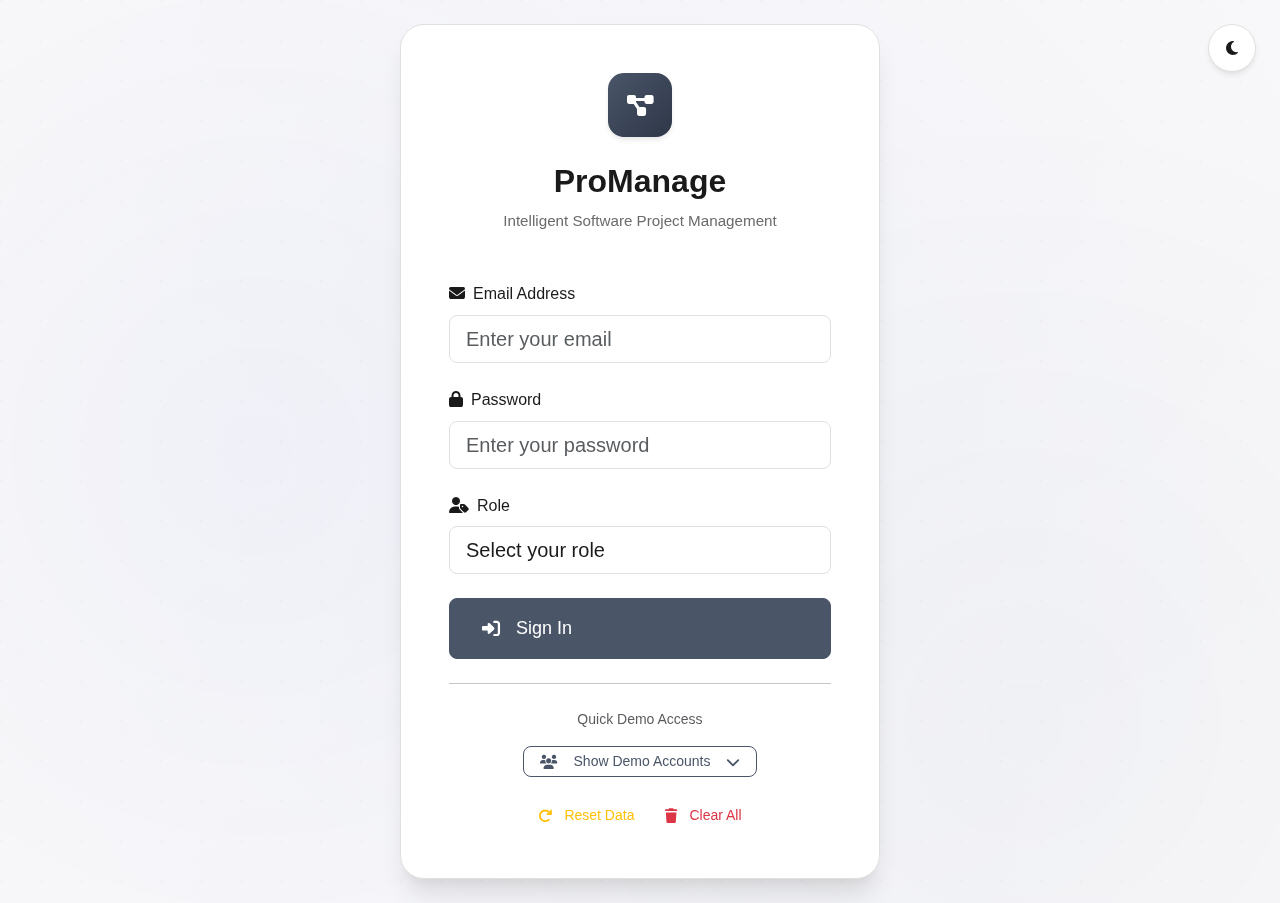
<file: dev.html>
<!doctype html>
<html lang="en">
<head>
  <meta charset="utf-8">
  <title>Developer Dashboard - ProManage</title>
  <meta name="viewport" content="width=device-width,initial-scale=1">
  <link href="https://cdn.jsdelivr.net/npm/bootstrap@5.3.2/dist/css/bootstrap.min.css" rel="stylesheet">
  <link href="https://cdnjs.cloudflare.com/ajax/libs/font-awesome/6.4.0/css/all.min.css" rel="stylesheet">
  <link rel="stylesheet" href="styles.css">
</head>
<body>
  <nav class="navbar navbar-expand-lg navbar-light shadow-sm">
    <div class="container d-flex justify-content-between">
      <a class="navbar-brand" href="index.html">
        <i class="fas fa-project-diagram me-2"></i>ProManage
      </a>
      <div class="d-flex align-items-center gap-3">
        <span class="text-muted">
          <i class="fas fa-code me-1"></i>Developer Dashboard
        </span>
        <button class="theme-toggle-sm btn btn-outline-secondary btn-sm" id="themeToggle" title="Toggle Theme">
          <i class="fas fa-moon" id="themeIcon"></i>
        </button>
        <a href="projects.html" class="btn btn-outline-primary btn-sm">
          <i class="fas fa-folder me-1"></i>All Projects
        </a>
        <button id="logoutBtn" class="btn btn-outline-danger btn-sm">
          <i class="fas fa-sign-out-alt me-1"></i>Logout
        </button>
      </div>
    </div>
  </nav>

  <div class="container my-5">
    <!-- Welcome Section -->
    <div class="row mb-4">
      <div class="col-12">
        <div class="card bg-gradient text-white animate-fade-in">
          <div class="card-body">
            <div class="row align-items-center">
              <div class="col-md-8 animate-fade-in-left">
                <h2 class="mb-2" id="welcomeMessage">Developer Dashboard</h2>
                <p class="mb-0 opacity-75">View your assigned tasks, log time, and track your progress</p>
              </div>
              <div class="col-md-4 text-end animate-fade-in-right">
                <i class="fas fa-code fa-3x opacity-50"></i>
              </div>
            </div>
          </div>
        </div>
      </div>
    </div>

    <!-- Statistics Cards -->
    <div class="row mb-4">
      <div class="col-md-3 mb-3">
        <div class="card stat-card">
          <div class="card-body text-center">
            <div class="stat-number" id="myTasks">0</div>
            <div class="stat-label">
              <i class="fas fa-tasks me-1"></i>My Tasks
            </div>
          </div>
        </div>
      </div>
      <div class="col-md-3 mb-3">
        <div class="card stat-card" style="background: var(--gradient-success);">
          <div class="card-body text-center">
            <div class="stat-number" id="completed">0</div>
            <div class="stat-label">
              <i class="fas fa-check-circle me-1"></i>Completed
            </div>
          </div>
        </div>
      </div>
      <div class="col-md-3 mb-3">
        <div class="card stat-card" style="background: var(--gradient-primary);">
          <div class="card-body text-center">
            <div class="stat-number" id="inProgress">0</div>
            <div class="stat-label">
              <i class="fas fa-spinner me-1"></i>In Progress
            </div>
          </div>
        </div>
      </div>
      <div class="col-md-3 mb-3">
        <div class="card stat-card" style="background: var(--gradient-warm);">
          <div class="card-body text-center">
            <div class="stat-number" id="hoursLogged">0</div>
            <div class="stat-label">
              <i class="fas fa-clock me-1"></i>Hours Logged
            </div>
          </div>
        </div>
      </div>
    </div>

    <div class="row">
      <!-- My Tasks -->
      <div class="col-lg-8 mb-4">
        <div class="card">
          <div class="card-header d-flex justify-content-between align-items-center">
            <h5 class="mb-0">
              <i class="fas fa-tasks me-2"></i>My Tasks
            </h5>
            <div class="btn-group" role="group">
              <button class="btn btn-outline-primary btn-sm active" onclick="filterTasks('all')">All</button>
              <button class="btn btn-outline-primary btn-sm" onclick="filterTasks('todo')">Todo</button>
              <button class="btn btn-outline-primary btn-sm" onclick="filterTasks('in_progress')">In Progress</button>
              <button class="btn btn-outline-primary btn-sm" onclick="filterTasks('testing')">Testing</button>
              <button class="btn btn-outline-primary btn-sm" onclick="filterTasks('completed')">Completed</button>
            </div>
          </div>
          <div class="card-body p-0">
            <div id="tasksList" class="list-group list-group-flush">
              <!-- Tasks will be loaded here -->
            </div>
          </div>
        </div>
      </div>

      <!-- Time Logging -->
      <div class="col-lg-4 mb-4">
        <div class="card">
          <div class="card-header">
            <h5 class="mb-0">
              <i class="fas fa-clock me-2"></i>Log Time
            </h5>
          </div>
          <div class="card-body">
            <form id="timeLogForm">
              <div class="mb-3">
                <label class="form-label">Task</label>
                <select class="form-select" id="timeLogTask" required>
                  <option value="">Select a task...</option>
                </select>
              </div>
              <div class="mb-3">
                <label class="form-label">Date</label>
                <input type="date" class="form-control" id="timeLogDate" required>
              </div>
              <div class="mb-3">
                <label class="form-label">Hours</label>
                <input type="number" class="form-control" id="timeLogHours" min="0.5" step="0.5" required>
              </div>
              <div class="mb-3">
                <label class="form-label">Description</label>
                <textarea class="form-control" id="timeLogDescription" rows="3" placeholder="What did you work on?"></textarea>
              </div>
              <button type="submit" class="btn btn-primary w-100">
                <i class="fas fa-save me-2"></i>Log Time
              </button>
            </form>
          </div>
        </div>

        <!-- My Projects -->
        <div class="card mt-4">
          <div class="card-header">
            <h5 class="mb-0">
              <i class="fas fa-project-diagram me-2"></i>My Projects
            </h5>
          </div>
          <div class="card-body p-0">
            <div id="myProjectsList" class="list-group list-group-flush">
              <!-- Projects will be loaded here -->
            </div>
          </div>
        </div>
      </div>
    </div>
  </div>

  <script src="app.js"></script>
  <script src="notifications.js"></script>
  <script>
    // Theme Toggle
    const themeToggle = document.getElementById('themeToggle');
    const themeIcon = document.getElementById('themeIcon');
    const THEME_KEY = 'promanage_theme';
    
    const savedTheme = localStorage.getItem(THEME_KEY) || 'light';
    if (savedTheme === 'dark') {
      document.documentElement.setAttribute('data-theme', 'dark');
      themeIcon.className = 'fas fa-sun';
    }

    themeToggle.addEventListener('click', () => {
      const currentTheme = document.documentElement.getAttribute('data-theme');
      const newTheme = currentTheme === 'dark' ? 'light' : 'dark';
      
      document.documentElement.setAttribute('data-theme', newTheme);
      themeIcon.className = newTheme === 'dark' ? 'fas fa-sun' : 'fas fa-moon';
      localStorage.setItem(THEME_KEY, newTheme);
    });

    const currentUser = getCurrentUser();
    if (!currentUser || (currentUser.role !== 'developer' && currentUser.role !== 'programmer')) {
      alert('Not logged in as developer or programmer. Redirecting to login.');
      location.href = 'login.html';
    }
    
    const memberId = getCurrentUserMemberId();
    let currentFilter = 'all';

    function updateStats() {
      const myTasks = getTasksByAssignee(memberId);
      const completed = myTasks.filter(t => t.status === 'completed').length;
      const inProgress = myTasks.filter(t => t.status === 'in_progress').length;
      const timeLogs = getAllTimeLogs().filter(tl => tl.member_id === memberId);
      const totalHours = timeLogs.reduce((sum, tl) => sum + tl.hours, 0);

      document.getElementById('myTasks').textContent = myTasks.length;
      document.getElementById('completed').textContent = completed;
      document.getElementById('inProgress').textContent = inProgress;
      document.getElementById('hoursLogged').textContent = totalHours;
    }

    function renderTasks(filter = 'all') {
      let tasks = getTasksByAssignee(memberId);
      
      if (filter !== 'all') {
        tasks = tasks.filter(t => t.status === filter);
      }

      tasks.sort((a, b) => {
        const priorityOrder = { 'critical': 4, 'high': 3, 'medium': 2, 'low': 1 };
        return (priorityOrder[b.priority] || 0) - (priorityOrder[a.priority] || 0);
      });

      const container = document.getElementById('tasksList');
      
      if (tasks.length === 0) {
        container.innerHTML = `
          <div class="list-group-item text-center py-5">
            <i class="fas fa-tasks fa-3x text-muted mb-3"></i>
            <h5 class="text-muted">No tasks found</h5>
            <p class="text-muted">You don't have any ${filter === 'all' ? '' : filter + ' '}tasks assigned.</p>
          </div>
        `;
        return;
      }

      container.innerHTML = tasks.map(t => {
        const project = getProjectById(t.project_id);
        const statusColors = {
          'completed': 'success',
          'in_progress': 'primary',
          'testing': 'warning',
          'todo': 'secondary'
        };
        const priorityColors = {
          'critical': 'danger',
          'high': 'warning',
          'medium': 'info',
          'low': 'secondary'
        };
        const progress = t.estimated_hours > 0 ? Math.round((t.actual_hours / t.estimated_hours) * 100) : 0;
        
        return `
          <div class="list-group-item">
            <div class="d-flex justify-content-between align-items-start mb-2">
              <div class="flex-grow-1">
                <h6 class="mb-1">
                  ${t.title}
                  <span class="badge bg-${statusColors[t.status] || 'secondary'} ms-2">${t.status}</span>
                  <span class="badge bg-${priorityColors[t.priority] || 'secondary'} ms-1">${t.priority}</span>
                </h6>
                <p class="text-muted small mb-2">${t.description}</p>
                <div class="d-flex gap-3 mb-2">
                  <small class="text-muted">
                    <i class="fas fa-project-diagram me-1"></i>${project?.name || 'Unknown Project'}
                  </small>
                  <small class="text-muted">
                    <i class="fas fa-calendar me-1"></i>Due: ${new Date(t.due_date).toLocaleDateString()}
                  </small>
                  <small class="text-muted">
                    <i class="fas fa-clock me-1"></i>${t.actual_hours || 0}/${t.estimated_hours || 0}h
                  </small>
                </div>
                ${t.estimated_hours > 0 ? `
                  <div class="progress mb-2" style="height: 6px;">
                    <div class="progress-bar ${progress > 100 ? 'bg-danger' : 'bg-success'}" role="progressbar" style="width: ${Math.min(progress, 100)}%"></div>
                  </div>
                ` : ''}
                ${t.labels && t.labels.length > 0 ? `
                  <div class="d-flex gap-1">
                    ${t.labels.map(label => `<span class="badge bg-light text-dark">${label}</span>`).join('')}
                  </div>
                ` : ''}
              </div>
              <div class="ms-3">
                ${t.status === 'todo' ? `
                  <button class="btn btn-sm btn-primary" onclick="updateTaskStatus('${t.id}', 'in_progress')">
                    <i class="fas fa-play me-1"></i>Start
                  </button>
                ` : t.status === 'in_progress' ? `
                  <button class="btn btn-sm btn-success" onclick="updateTaskStatus('${t.id}', 'testing')">
                    <i class="fas fa-check me-1"></i>Complete
                  </button>
                ` : ''}
              </div>
            </div>
          </div>
        `;
      }).join('');
    }

    function filterTasks(status) {
      currentFilter = status;
      renderTasks(status);
      
      // Update button states
      document.querySelectorAll('.btn-group button').forEach(btn => {
        btn.classList.remove('active');
      });
      event.target.classList.add('active');
    }

    window.filterTasks = filterTasks;

    function updateTaskStatus(taskId, status) {
      updateTaskStatus(taskId, status);
      updateStats();
      renderTasks(currentFilter);
      
      const task = getTaskById(taskId);
      const project = getProjectById(task.project_id);
      updateProjectProgress(project.id);
      
      alert(`Task status updated to ${status}`);
    }

    window.updateTaskStatus = updateTaskStatus;

    function renderTimeLogForm() {
      const myTasks = getTasksByAssignee(memberId).filter(t => t.status !== 'completed');
      const select = document.getElementById('timeLogTask');
      
      select.innerHTML = '<option value="">Select a task...</option>' +
        myTasks.map(t => `<option value="${t.id}">${t.title} - ${getProjectById(t.project_id)?.name || 'Unknown'}</option>`).join('');
      
      // Set today's date as default
      document.getElementById('timeLogDate').valueAsDate = new Date();
    }

    function renderMyProjects() {
      const myTasks = getTasksByAssignee(memberId);
      const projectIds = [...new Set(myTasks.map(t => t.project_id))];
      const projects = projectIds.map(id => getProjectById(id)).filter(Boolean);
      
      const container = document.getElementById('myProjectsList');
      
      if (projects.length === 0) {
        container.innerHTML = '<div class="list-group-item text-center py-4 text-muted">No projects</div>';
        return;
      }

      container.innerHTML = projects.map(p => {
        const projectTasks = myTasks.filter(t => t.project_id === p.id);
        const completedTasks = projectTasks.filter(t => t.status === 'completed').length;
        const progress = projectTasks.length > 0 ? Math.round((completedTasks / projectTasks.length) * 100) : 0;
        
        return `
          <div class="list-group-item">
            <h6 class="mb-1">${p.name}</h6>
            <small class="text-muted">${projectTasks.length} tasks</small>
            <div class="progress mt-2" style="height: 4px;">
              <div class="progress-bar" role="progressbar" style="width: ${progress}%"></div>
            </div>
          </div>
        `;
      }).join('');
    }

    document.getElementById('timeLogForm').addEventListener('submit', e => {
      e.preventDefault();
      const taskId = document.getElementById('timeLogTask').value;
      const date = document.getElementById('timeLogDate').value;
      const hours = parseFloat(document.getElementById('timeLogHours').value);
      const description = document.getElementById('timeLogDescription').value;
      
      const task = getTaskById(taskId);
      if (!task) {
        alert('Please select a valid task');
        return;
      }

      logTime(taskId, memberId, task.project_id, date, hours, description);
      
      document.getElementById('timeLogForm').reset();
      document.getElementById('timeLogDate').valueAsDate = new Date();
      
      updateStats();
      renderTasks(currentFilter);
      renderTimeLogForm();
      
      alert('Time logged successfully!');
    });

    document.getElementById('logoutBtn').addEventListener('click', logout);

    // Set welcome message
    const member = getTeamMemberById(memberId);
    if (member) {
      document.getElementById('welcomeMessage').textContent = `Welcome, ${member.name.split(' ')[0]}!`;
    }

    updateStats();
    renderTasks();
    renderTimeLogForm();
    renderMyProjects();
  </script>
</body>
</html>
</file>
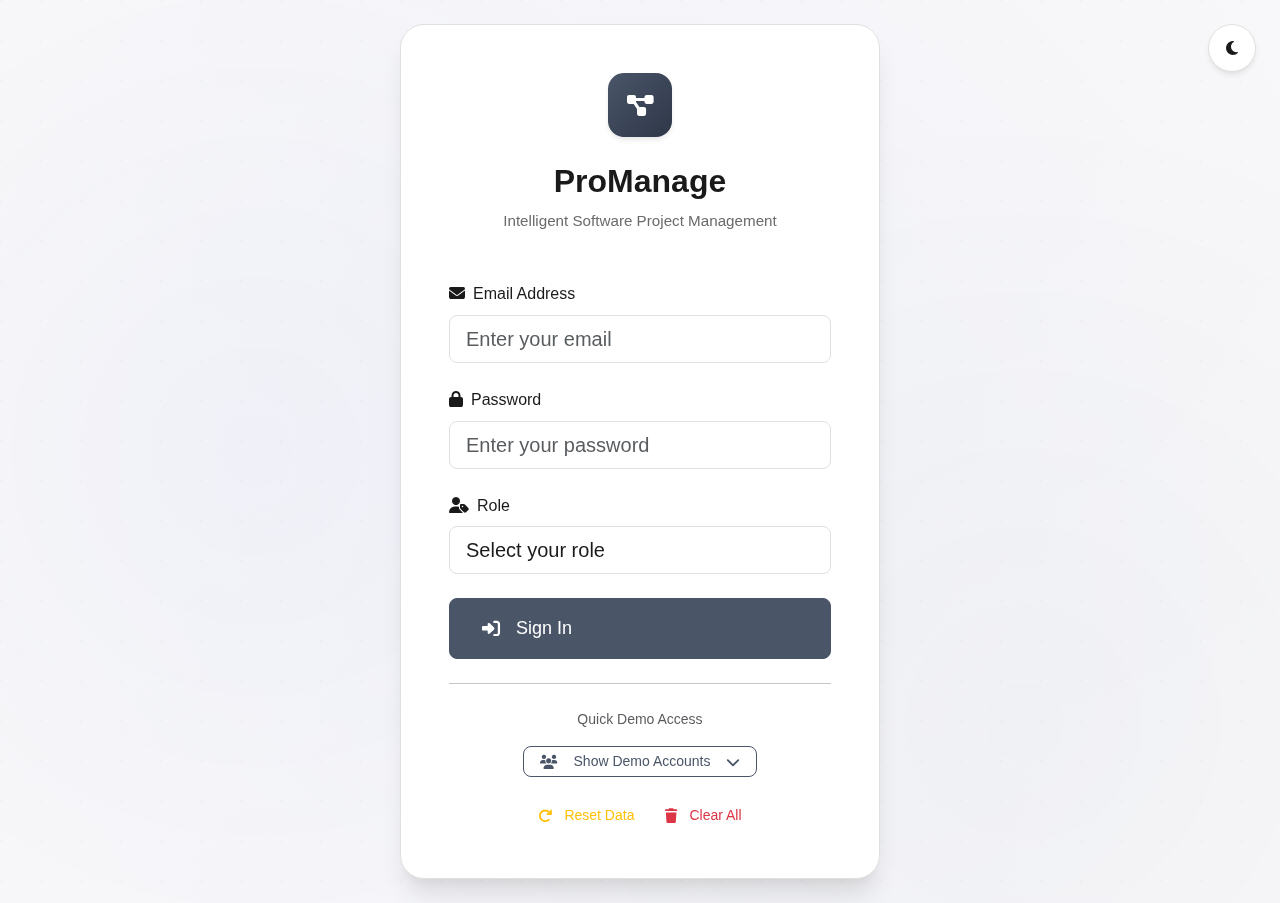
<file: login.html>
<!doctype html>
<html lang="en">
<head>
  <meta charset="utf-8">
  <title>ProManage - Intelligent Project Management</title>
  <meta name="viewport" content="width=device-width,initial-scale=1">
  <link href="https://cdn.jsdelivr.net/npm/bootstrap@5.3.2/dist/css/bootstrap.min.css" rel="stylesheet">
  <link href="https://cdnjs.cloudflare.com/ajax/libs/font-awesome/6.4.0/css/all.min.css" rel="stylesheet">
  <link rel="stylesheet" href="styles.css">
</head>
<body>
  <!-- Theme Toggle -->
  <div class="theme-toggle" id="themeToggle" title="Toggle Dark/Light Mode">
    <i class="fas fa-moon" id="themeIcon"></i>
  </div>

  <div class="login-container">
    <div class="login-wrapper">
      <!-- Main Login Card -->
      <div class="login-card">
        <div class="login-header">
          <div class="login-logo">
            <i class="fas fa-project-diagram"></i>
          </div>
          <h1 class="login-title">ProManage</h1>
          <p class="login-subtitle">Intelligent Software Project Management</p>
        </div>

        <form id="loginForm">
          <div class="mb-4">
            <label class="form-label">
              <i class="fas fa-envelope me-2"></i>Email Address
            </label>
            <input id="email" class="form-control form-control-lg" type="email" placeholder="Enter your email" required autocomplete="email">
          </div>
          
          <div class="mb-4">
            <label class="form-label">
              <i class="fas fa-lock me-2"></i>Password
            </label>
            <input id="password" class="form-control form-control-lg" type="password" placeholder="Enter your password" required autocomplete="current-password">
          </div>
          
          <div class="mb-4">
            <label class="form-label">
              <i class="fas fa-user-tag me-2"></i>Role
            </label>
            <select id="role" class="form-select form-select-lg" required>
              <option value="">Select your role</option>
              <option value="admin">Administrator</option>
              <option value="project_manager">Project Manager</option>
              <option value="developer">Developer</option>
              <option value="programmer">Programmer</option>
              <option value="tester">Tester</option>
            </select>
          </div>
          
          <div class="d-grid mb-4">
            <button class="btn btn-primary btn-lg" type="submit">
              <i class="fas fa-sign-in-alt me-2"></i>Sign In
            </button>
          </div>
        </form>

        <div class="text-center mb-4">
          <hr class="my-4">
          <p class="text-muted small mb-3">Quick Demo Access</p>
          <button class="btn btn-outline-primary btn-sm" id="demoToggleBtn">
            <i class="fas fa-users me-2"></i>
            <span id="demoToggleText">Show Demo Accounts</span>
            <i class="fas fa-chevron-down ms-2" id="demoToggleIcon"></i>
          </button>
        </div>

        <!-- Demo Users Section -->
        <div id="demoUsers" style="display: none;">
          <!-- Admin -->
          <div class="demo-category" data-category="admin">
            <div class="demo-category-header" onclick="toggleDemoCategory('admin')">
              <h6 class="mb-0">
                <i class="fas fa-shield-alt me-2"></i>Administrators
              </h6>
              <div class="d-flex align-items-center gap-2">
                <span class="badge bg-primary">2</span>
                <i class="fas fa-chevron-down demo-category-toggle"></i>
              </div>
            </div>
            <div class="demo-category-content">
              <div class="demo-users-grid">
                <div class="demo-user-card" onclick="fillDemoLogin('admin@promanage.com')">
                  <div class="demo-user-avatar">A</div>
                  <div class="demo-user-name">System Admin</div>
                  <div class="demo-user-role">Administrator</div>
                  <div class="demo-user-email">admin@promanage.com</div>
                </div>
                <div class="demo-user-card" onclick="fillDemoLogin('admin2@promanage.com')">
                  <div class="demo-user-avatar">A</div>
                  <div class="demo-user-name">Admin User</div>
                  <div class="demo-user-role">Administrator</div>
                  <div class="demo-user-email">admin2@promanage.com</div>
                </div>
              </div>
            </div>
          </div>

          <!-- Project Managers -->
          <div class="demo-category" data-category="project-managers">
            <div class="demo-category-header" onclick="toggleDemoCategory('project-managers')">
              <h6 class="mb-0">
                <i class="fas fa-tasks me-2"></i>Project Managers
              </h6>
              <div class="d-flex align-items-center gap-2">
                <span class="badge bg-primary">3</span>
                <i class="fas fa-chevron-down demo-category-toggle"></i>
              </div>
            </div>
            <div class="demo-category-content">
              <div class="demo-users-grid">
                <div class="demo-user-card" onclick="fillDemoLogin('pm@promanage.com')">
                  <div class="demo-user-avatar">S</div>
                  <div class="demo-user-name">Sarah Johnson</div>
                  <div class="demo-user-role">Project Manager</div>
                  <div class="demo-user-email">pm@promanage.com</div>
                </div>
                <div class="demo-user-card" onclick="fillDemoLogin('pm2@promanage.com')">
                  <div class="demo-user-avatar">M</div>
                  <div class="demo-user-name">Michael Chen</div>
                  <div class="demo-user-role">Project Manager</div>
                  <div class="demo-user-email">pm2@promanage.com</div>
                </div>
                <div class="demo-user-card" onclick="fillDemoLogin('pm3@promanage.com')">
                  <div class="demo-user-avatar">E</div>
                  <div class="demo-user-name">Emily Davis</div>
                  <div class="demo-user-role">Project Manager</div>
                  <div class="demo-user-email">pm3@promanage.com</div>
                </div>
              </div>
            </div>
          </div>

          <!-- Developers -->
          <div class="demo-category" data-category="developers">
            <div class="demo-category-header" onclick="toggleDemoCategory('developers')">
              <h6 class="mb-0">
                <i class="fas fa-code me-2"></i>Developers
              </h6>
              <div class="d-flex align-items-center gap-2">
                <span class="badge bg-primary">8</span>
                <i class="fas fa-chevron-down demo-category-toggle"></i>
              </div>
            </div>
            <div class="demo-category-content">
              <div class="demo-users-grid">
                <div class="demo-user-card" onclick="fillDemoLogin('dev@promanage.com')">
                  <div class="demo-user-avatar">A</div>
                  <div class="demo-user-name">Alex Rodriguez</div>
                  <div class="demo-user-role">Developer</div>
                  <div class="demo-user-email">dev@promanage.com</div>
                </div>
                <div class="demo-user-card" onclick="fillDemoLogin('dev2@promanage.com')">
                  <div class="demo-user-avatar">D</div>
                  <div class="demo-user-name">David Kim</div>
                  <div class="demo-user-role">Developer</div>
                  <div class="demo-user-email">dev2@promanage.com</div>
                </div>
                <div class="demo-user-card" onclick="fillDemoLogin('dev3@promanage.com')">
                  <div class="demo-user-avatar">J</div>
                  <div class="demo-user-name">Jessica Martinez</div>
                  <div class="demo-user-role">Developer</div>
                  <div class="demo-user-email">dev3@promanage.com</div>
                </div>
                <div class="demo-user-card" onclick="fillDemoLogin('dev4@promanage.com')">
                  <div class="demo-user-avatar">R</div>
                  <div class="demo-user-name">Ryan Thompson</div>
                  <div class="demo-user-role">Developer</div>
                  <div class="demo-user-email">dev4@promanage.com</div>
                </div>
                <div class="demo-user-card" onclick="fillDemoLogin('dev5@promanage.com')">
                  <div class="demo-user-avatar">L</div>
                  <div class="demo-user-name">Lisa Anderson</div>
                  <div class="demo-user-role">Developer</div>
                  <div class="demo-user-email">dev5@promanage.com</div>
                </div>
                <div class="demo-user-card" onclick="fillDemoLogin('dev6@promanage.com')">
                  <div class="demo-user-avatar">J</div>
                  <div class="demo-user-name">James Wilson</div>
                  <div class="demo-user-role">Developer</div>
                  <div class="demo-user-email">dev6@promanage.com</div>
                </div>
                <div class="demo-user-card" onclick="fillDemoLogin('dev7@promanage.com')">
                  <div class="demo-user-avatar">S</div>
                  <div class="demo-user-name">Sophia Brown</div>
                  <div class="demo-user-role">Developer</div>
                  <div class="demo-user-email">dev7@promanage.com</div>
                </div>
                <div class="demo-user-card" onclick="fillDemoLogin('dev8@promanage.com')">
                  <div class="demo-user-avatar">D</div>
                  <div class="demo-user-name">Daniel Lee</div>
                  <div class="demo-user-role">Developer</div>
                  <div class="demo-user-email">dev8@promanage.com</div>
                </div>
              </div>
            </div>
          </div>

          <!-- Programmers -->
          <div class="demo-category" data-category="programmers">
            <div class="demo-category-header" onclick="toggleDemoCategory('programmers')">
              <h6 class="mb-0">
                <i class="fas fa-keyboard me-2"></i>Programmers
              </h6>
              <div class="d-flex align-items-center gap-2">
                <span class="badge bg-primary">5</span>
                <i class="fas fa-chevron-down demo-category-toggle"></i>
              </div>
            </div>
            <div class="demo-category-content">
              <div class="demo-users-grid">
                <div class="demo-user-card" onclick="fillDemoLogin('prog@promanage.com')">
                  <div class="demo-user-avatar">C</div>
                  <div class="demo-user-name">Chris Taylor</div>
                  <div class="demo-user-role">Programmer</div>
                  <div class="demo-user-email">prog@promanage.com</div>
                </div>
                <div class="demo-user-card" onclick="fillDemoLogin('prog2@promanage.com')">
                  <div class="demo-user-avatar">A</div>
                  <div class="demo-user-name">Amanda White</div>
                  <div class="demo-user-role">Programmer</div>
                  <div class="demo-user-email">prog2@promanage.com</div>
                </div>
                <div class="demo-user-card" onclick="fillDemoLogin('prog3@promanage.com')">
                  <div class="demo-user-avatar">K</div>
                  <div class="demo-user-name">Kevin Garcia</div>
                  <div class="demo-user-role">Programmer</div>
                  <div class="demo-user-email">prog3@promanage.com</div>
                </div>
                <div class="demo-user-card" onclick="fillDemoLogin('prog4@promanage.com')">
                  <div class="demo-user-avatar">N</div>
                  <div class="demo-user-name">Nicole Harris</div>
                  <div class="demo-user-role">Programmer</div>
                  <div class="demo-user-email">prog4@promanage.com</div>
                </div>
                <div class="demo-user-card" onclick="fillDemoLogin('prog5@promanage.com')">
                  <div class="demo-user-avatar">B</div>
                  <div class="demo-user-name">Brian Clark</div>
                  <div class="demo-user-role">Programmer</div>
                  <div class="demo-user-email">prog5@promanage.com</div>
                </div>
              </div>
            </div>
          </div>

          <!-- Testers -->
          <div class="demo-category" data-category="testers">
            <div class="demo-category-header" onclick="toggleDemoCategory('testers')">
              <h6 class="mb-0">
                <i class="fas fa-vial me-2"></i>Testers
              </h6>
              <div class="d-flex align-items-center gap-2">
                <span class="badge bg-primary">5</span>
                <i class="fas fa-chevron-down demo-category-toggle"></i>
              </div>
            </div>
            <div class="demo-category-content">
              <div class="demo-users-grid">
                <div class="demo-user-card" onclick="fillDemoLogin('tester@promanage.com')">
                  <div class="demo-user-avatar">M</div>
                  <div class="demo-user-name">Maria Lopez</div>
                  <div class="demo-user-role">Tester</div>
                  <div class="demo-user-email">tester@promanage.com</div>
                </div>
                <div class="demo-user-card" onclick="fillDemoLogin('tester2@promanage.com')">
                  <div class="demo-user-avatar">R</div>
                  <div class="demo-user-name">Robert Smith</div>
                  <div class="demo-user-role">Tester</div>
                  <div class="demo-user-email">tester2@promanage.com</div>
                </div>
                <div class="demo-user-card" onclick="fillDemoLogin('tester3@promanage.com')">
                  <div class="demo-user-avatar">J</div>
                  <div class="demo-user-name">Jennifer Adams</div>
                  <div class="demo-user-role">Tester</div>
                  <div class="demo-user-email">tester3@promanage.com</div>
                </div>
                <div class="demo-user-card" onclick="fillDemoLogin('tester4@promanage.com')">
                  <div class="demo-user-avatar">T</div>
                  <div class="demo-user-name">Thomas Wright</div>
                  <div class="demo-user-role">Tester</div>
                  <div class="demo-user-email">tester4@promanage.com</div>
                </div>
                <div class="demo-user-card" onclick="fillDemoLogin('tester5@promanage.com')">
                  <div class="demo-user-avatar">P</div>
                  <div class="demo-user-name">Patricia Moore</div>
                  <div class="demo-user-role">Tester</div>
                  <div class="demo-user-email">tester5@promanage.com</div>
                </div>
              </div>
            </div>
          </div>
        </div>

        <!-- Reset Data -->
        <div class="text-center mt-4">
          <div class="btn-group" role="group">
            <button class="btn btn-outline-warning btn-sm" onclick="resetDemoData()">
              <i class="fas fa-redo me-1"></i>Reset Data
            </button>
            <button class="btn btn-outline-danger btn-sm" onclick="resetAllData()">
              <i class="fas fa-trash me-1"></i>Clear All
            </button>
          </div>
        </div>
      </div>
    </div>
  </div>

  <script src="app.js"></script>
  <script src="notifications.js"></script>
  <script>
    // Theme Toggle Functionality
    const themeToggle = document.getElementById('themeToggle');
    const themeIcon = document.getElementById('themeIcon');
    const THEME_KEY = 'promanage_theme';
    
    // Load saved theme
    const savedTheme = localStorage.getItem(THEME_KEY) || 'light';
    if (savedTheme === 'dark') {
      document.documentElement.setAttribute('data-theme', 'dark');
      themeIcon.className = 'fas fa-sun';
    }

    themeToggle.addEventListener('click', () => {
      const currentTheme = document.documentElement.getAttribute('data-theme');
      const newTheme = currentTheme === 'dark' ? 'light' : 'dark';
      
      document.documentElement.setAttribute('data-theme', newTheme);
      themeIcon.className = newTheme === 'dark' ? 'fas fa-sun' : 'fas fa-moon';
      localStorage.setItem(THEME_KEY, newTheme);
    });

    // Login Form Handler
    const roleSelect = document.getElementById('role');
    const email = document.getElementById('email');
    const password = document.getElementById('password');

    const roleRoutes = {
      'admin': 'admin.html',
      'project_manager': 'pm.html',
      'developer': 'dev.html',
      'programmer': 'dev.html',
      'tester': 'tester.html'
    };

    document.getElementById('loginForm').addEventListener('submit', e => {
      e.preventDefault();
      const emailValue = email.value.trim();
      const passwordValue = password.value.trim();
      const role = roleSelect.value;
      
      if (!role) {
        alert('Please select a role');
        return;
      }
      
      const ok = demoLogin(emailValue, passwordValue, role);
      if (ok) {
        const route = roleRoutes[role] || 'dev.html';
        location.href = route;
      } else {
        alert('Invalid credentials. Please use demo accounts from the list below.');
      }
    });

    // Demo Login Function - Auto-fills and logs in
    function fillDemoLogin(emailValue) {
      const d = loadData();
      const u = d.users.find(x => x.email.toLowerCase() === emailValue.toLowerCase());
      if (u) {
        email.value = u.email;
        password.value = u.password || 'pass';
        roleSelect.value = u.role;
        
        // Auto-login
        const ok = demoLogin(u.email, u.password || 'pass', u.role);
        if (ok) {
          const route = roleRoutes[u.role] || 'dev.html';
          location.href = route;
        }
        return true;
      }
      return false;
    }

    window.fillDemoLogin = fillDemoLogin;

    // Toggle Demo Users
    document.getElementById('demoToggleBtn').addEventListener('click', function() {
      const demoUsers = document.getElementById('demoUsers');
      const toggleIcon = document.getElementById('demoToggleIcon');
      const toggleText = document.getElementById('demoToggleText');
      
      if (demoUsers.style.display === 'none') {
        demoUsers.style.display = 'block';
        toggleIcon.className = 'fas fa-chevron-up ms-2';
        toggleText.textContent = 'Hide Demo Accounts';
        
        // Animate categories
        const categories = demoUsers.querySelectorAll('.demo-category');
        categories.forEach((category, index) => {
          category.style.opacity = '0';
          category.style.transform = 'translateY(20px)';
          category.style.transition = 'all 0.5s ease-out';
          
          setTimeout(() => {
            category.style.opacity = '1';
            category.style.transform = 'translateY(0)';
          }, index * 100);
        });
      } else {
        const categories = demoUsers.querySelectorAll('.demo-category');
        categories.forEach((category, index) => {
          category.style.opacity = '0';
          category.style.transform = 'translateY(-20px)';
        });
        
        setTimeout(() => {
          demoUsers.style.display = 'none';
          toggleIcon.className = 'fas fa-chevron-down ms-2';
          toggleText.textContent = 'Show Demo Accounts';
        }, 300);
      }
    });

    // Toggle Demo Category
    function toggleDemoCategory(categoryName) {
      const category = document.querySelector(`[data-category="${categoryName}"]`);
      const content = category.querySelector('.demo-category-content');
      const toggle = category.querySelector('.demo-category-toggle');
      
      if (category.classList.contains('expanded')) {
        category.classList.remove('expanded');
        content.style.maxHeight = '0';
        content.style.padding = '0 var(--space-lg)';
        toggle.style.transform = 'rotate(0deg)';
      } else {
        category.classList.add('expanded');
        content.style.maxHeight = content.scrollHeight + 'px';
        content.style.padding = 'var(--space-lg)';
        toggle.style.transform = 'rotate(180deg)';
      }
    }

    window.toggleDemoCategory = toggleDemoCategory;

    // Page Load Animation
    window.addEventListener('load', function() {
      document.body.style.opacity = '0';
      document.body.style.transition = 'opacity 0.5s ease-in';
      
      setTimeout(() => {
        document.body.style.opacity = '1';
      }, 100);
    });
  </script>
</body>
</html>
</file>
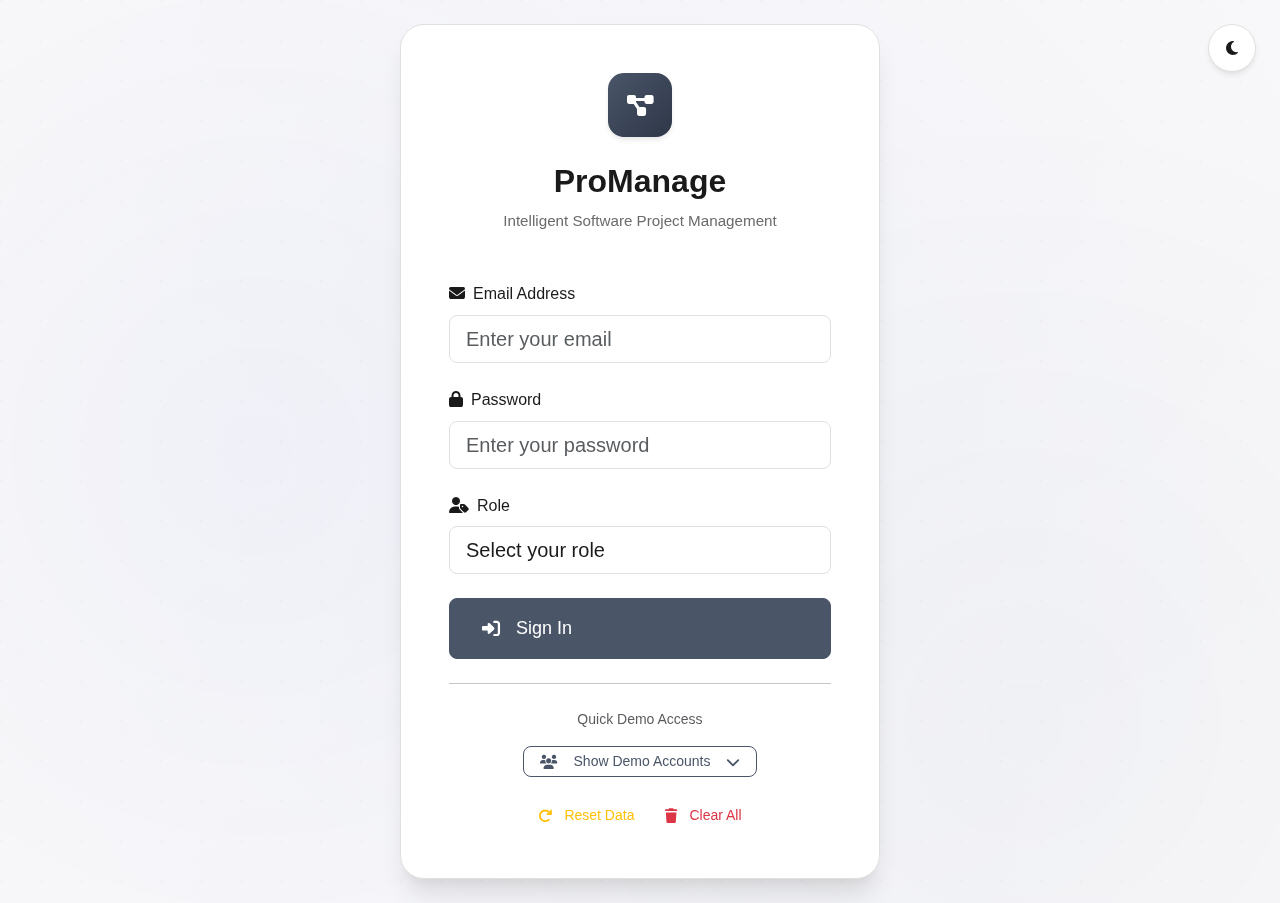
<file: pm.html>
<!doctype html>
<html lang="en">
<head>
  <meta charset="utf-8">
  <title>Project Manager Dashboard - ProManage</title>
  <meta name="viewport" content="width=device-width,initial-scale=1">
  <link href="https://cdn.jsdelivr.net/npm/bootstrap@5.3.2/dist/css/bootstrap.min.css" rel="stylesheet">
  <link href="https://cdnjs.cloudflare.com/ajax/libs/font-awesome/6.4.0/css/all.min.css" rel="stylesheet">
  <link rel="stylesheet" href="styles.css">
</head>
<body>
  <nav class="navbar navbar-expand-lg navbar-light shadow-sm">
    <div class="container d-flex justify-content-between">
      <a class="navbar-brand" href="index.html">
        <i class="fas fa-project-diagram me-2"></i>ProManage
      </a>
      <div class="d-flex align-items-center gap-3">
        <span class="text-muted">
          <i class="fas fa-tasks me-1"></i>Project Manager Dashboard
        </span>
        <button class="theme-toggle-sm btn btn-outline-secondary btn-sm" id="themeToggle" title="Toggle Theme">
          <i class="fas fa-moon" id="themeIcon"></i>
        </button>
        <a href="projects.html" class="btn btn-outline-primary btn-sm">
          <i class="fas fa-folder me-1"></i>All Projects
        </a>
        <button id="logoutBtn" class="btn btn-outline-danger btn-sm">
          <i class="fas fa-sign-out-alt me-1"></i>Logout
        </button>
      </div>
    </div>
  </nav>

  <div class="container my-5">
    <!-- Welcome Section -->
    <div class="row mb-4">
      <div class="col-12">
        <div class="card bg-gradient text-white animate-fade-in">
          <div class="card-body">
            <div class="row align-items-center">
              <div class="col-md-8 animate-fade-in-left">
                <h2 class="mb-2" id="welcomeMessage">Project Manager Dashboard</h2>
                <p class="mb-0 opacity-75">Manage your projects, teams, and track progress</p>
              </div>
              <div class="col-md-4 text-end animate-fade-in-right">
                <i class="fas fa-chart-line fa-3x opacity-50"></i>
              </div>
            </div>
          </div>
        </div>
      </div>
    </div>

    <!-- Statistics Cards -->
    <div class="row mb-4">
      <div class="col-md-3 mb-3">
        <div class="card stat-card">
          <div class="card-body text-center">
            <div class="stat-number" id="myProjects">0</div>
            <div class="stat-label">
              <i class="fas fa-project-diagram me-1"></i>My Projects
            </div>
          </div>
        </div>
      </div>
      <div class="col-md-3 mb-3">
        <div class="card stat-card" style="background: var(--gradient-primary);">
          <div class="card-body text-center">
            <div class="stat-number" id="totalTasks">0</div>
            <div class="stat-label">
              <i class="fas fa-tasks me-1"></i>Total Tasks
            </div>
          </div>
        </div>
      </div>
      <div class="col-md-3 mb-3">
        <div class="card stat-card" style="background: var(--gradient-success);">
          <div class="card-body text-center">
            <div class="stat-number" id="completedTasks">0</div>
            <div class="stat-label">
              <i class="fas fa-check-circle me-1"></i>Completed
            </div>
          </div>
        </div>
      </div>
      <div class="col-md-3 mb-3">
        <div class="card stat-card" style="background: var(--gradient-warm);">
          <div class="card-body text-center">
            <div class="stat-number" id="pendingTasks">0</div>
            <div class="stat-label">
              <i class="fas fa-clock me-1"></i>Pending
            </div>
          </div>
        </div>
      </div>
    </div>

    <div class="row">
      <!-- My Projects -->
      <div class="col-lg-8 mb-4">
        <div class="card">
          <div class="card-header d-flex justify-content-between align-items-center">
            <h5 class="mb-0">
              <i class="fas fa-project-diagram me-2"></i>My Projects
            </h5>
            <button class="btn btn-primary btn-sm" data-bs-toggle="modal" data-bs-target="#createProjectModal">
              <i class="fas fa-plus me-1"></i>New Project
            </button>
          </div>
          <div class="card-body p-0">
            <div id="projectsList" class="list-group list-group-flush">
              <!-- Projects will be loaded here -->
            </div>
          </div>
        </div>
      </div>

      <!-- Recent Tasks -->
      <div class="col-lg-4 mb-4">
        <div class="card">
          <div class="card-header">
            <h5 class="mb-0">
              <i class="fas fa-tasks me-2"></i>Recent Tasks
            </h5>
          </div>
          <div class="card-body p-0">
            <div id="recentTasks" class="list-group list-group-flush">
              <!-- Tasks will be loaded here -->
            </div>
          </div>
        </div>

        <!-- Quick Actions -->
        <div class="card mt-4">
          <div class="card-header">
            <h5 class="mb-0">
              <i class="fas fa-bolt me-2"></i>Quick Actions
            </h5>
          </div>
          <div class="card-body">
            <div class="d-grid gap-2">
              <a href="projects.html" class="btn btn-outline-primary">
                <i class="fas fa-folder me-2"></i>View All Projects
              </a>
              <a href="analytics.html" class="btn btn-outline-info">
                <i class="fas fa-chart-line me-2"></i>Analytics Dashboard
              </a>
              <button class="btn btn-outline-success" data-bs-toggle="modal" data-bs-target="#createTaskModal">
                <i class="fas fa-plus-circle me-2"></i>Create Task
              </button>
            </div>
          </div>
        </div>
      </div>
    </div>

    <!-- Team Overview -->
    <div class="row mb-4">
      <div class="col-12">
        <div class="card">
          <div class="card-header">
            <h5 class="mb-0">
              <i class="fas fa-users me-2"></i>Team Overview
            </h5>
          </div>
          <div class="card-body">
            <div id="teamOverview" class="row">
              <!-- Team members will be loaded here -->
            </div>
          </div>
        </div>
      </div>
    </div>
  </div>

  <!-- Create Project Modal -->
  <div class="modal fade" id="createProjectModal" tabindex="-1">
    <div class="modal-dialog">
      <div class="modal-content">
        <div class="modal-header">
          <h5 class="modal-title">Create New Project</h5>
          <button type="button" class="btn-close" data-bs-dismiss="modal"></button>
        </div>
        <div class="modal-body">
          <form id="createProjectForm">
            <div class="mb-3">
              <label class="form-label">Project Name</label>
              <input type="text" class="form-control" id="projectName" required>
            </div>
            <div class="mb-3">
              <label class="form-label">Description</label>
              <textarea class="form-control" id="projectDescription" rows="3" required></textarea>
            </div>
            <div class="row">
              <div class="col-md-6 mb-3">
                <label class="form-label">Start Date</label>
                <input type="date" class="form-control" id="projectStartDate" required>
              </div>
              <div class="col-md-6 mb-3">
                <label class="form-label">End Date</label>
                <input type="date" class="form-control" id="projectEndDate" required>
              </div>
            </div>
            <div class="row">
              <div class="col-md-6 mb-3">
                <label class="form-label">Priority</label>
                <select class="form-select" id="projectPriority" required>
                  <option value="low">Low</option>
                  <option value="medium">Medium</option>
                  <option value="high">High</option>
                  <option value="critical">Critical</option>
                </select>
              </div>
              <div class="col-md-6 mb-3">
                <label class="form-label">Budget ($)</label>
                <input type="number" class="form-control" id="projectBudget" min="0">
              </div>
            </div>
          </form>
        </div>
        <div class="modal-footer">
          <button type="button" class="btn btn-secondary" data-bs-dismiss="modal">Cancel</button>
          <button type="button" class="btn btn-primary" onclick="createNewProject()">Create Project</button>
        </div>
      </div>
    </div>
  </div>

  <script src="app.js"></script>
  <script src="https://cdn.jsdelivr.net/npm/bootstrap@5.3.2/dist/js/bootstrap.bundle.min.js"></script>
  <script src="notifications.js"></script>
  <script>
    // Theme Toggle
    const themeToggle = document.getElementById('themeToggle');
    const themeIcon = document.getElementById('themeIcon');
    const THEME_KEY = 'promanage_theme';
    
    const savedTheme = localStorage.getItem(THEME_KEY) || 'light';
    if (savedTheme === 'dark') {
      document.documentElement.setAttribute('data-theme', 'dark');
      themeIcon.className = 'fas fa-sun';
    }

    themeToggle.addEventListener('click', () => {
      const currentTheme = document.documentElement.getAttribute('data-theme');
      const newTheme = currentTheme === 'dark' ? 'light' : 'dark';
      
      document.documentElement.setAttribute('data-theme', newTheme);
      themeIcon.className = newTheme === 'dark' ? 'fas fa-sun' : 'fas fa-moon';
      localStorage.setItem(THEME_KEY, newTheme);
    });

    ensureRole('project_manager');
    const currentUser = getCurrentUser();
    const memberId = getCurrentUserMemberId();

    function updateStats() {
      const myProjects = getProjectsByManager(memberId);
      const allTasks = getAllTasks();
      const myTasks = allTasks.filter(t => myProjects.some(p => p.id === t.project_id));
      const completed = myTasks.filter(t => t.status === 'completed').length;
      const pending = myTasks.filter(t => t.status === 'todo' || t.status === 'in_progress').length;

      document.getElementById('myProjects').textContent = myProjects.length;
      document.getElementById('totalTasks').textContent = myTasks.length;
      document.getElementById('completedTasks').textContent = completed;
      document.getElementById('pendingTasks').textContent = pending;
    }

    function renderProjects() {
      const projects = getProjectsByManager(memberId);
      const container = document.getElementById('projectsList');
      
      if (projects.length === 0) {
        container.innerHTML = `
          <div class="list-group-item text-center py-5">
            <i class="fas fa-project-diagram fa-3x text-muted mb-3"></i>
            <h5 class="text-muted">No projects yet</h5>
            <p class="text-muted">Create your first project to get started!</p>
          </div>
        `;
        return;
      }

      container.innerHTML = projects.map(p => {
        const tasks = getTasksByProject(p.id);
        const completedTasks = tasks.filter(t => t.status === 'completed').length;
        const progress = tasks.length > 0 ? Math.round((completedTasks / tasks.length) * 100) : 0;
        const statusColor = p.status === 'active' ? 'success' : p.status === 'completed' ? 'primary' : 'secondary';
        
        return `
          <div class="list-group-item">
            <div class="d-flex justify-content-between align-items-start">
              <div class="flex-grow-1">
                <h6 class="mb-2">
                  <a href="projects.html?project=${p.id}" class="text-decoration-none">${p.name}</a>
                  <span class="badge bg-${statusColor} ms-2">${p.status}</span>
                  <span class="badge bg-${getPriorityColor(p.priority)} ms-1">${p.priority}</span>
                </h6>
                <p class="text-muted small mb-2">${p.description}</p>
                <div class="d-flex gap-3 mb-2">
                  <small class="text-muted">
                    <i class="fas fa-users me-1"></i>${p.team_ids.length} team members
                  </small>
                  <small class="text-muted">
                    <i class="fas fa-tasks me-1"></i>${tasks.length} tasks
                  </small>
                  <small class="text-muted">
                    <i class="fas fa-calendar me-1"></i>${new Date(p.end_date).toLocaleDateString()}
                  </small>
                </div>
                <div class="progress" style="height: 8px;">
                  <div class="progress-bar" role="progressbar" style="width: ${progress}%">${progress}%</div>
                </div>
              </div>
            </div>
          </div>
        `;
      }).join('');
    }

    function getPriorityColor(priority) {
      const colors = {
        'critical': 'danger',
        'high': 'warning',
        'medium': 'info',
        'low': 'secondary'
      };
      return colors[priority] || 'secondary';
    }

    function renderRecentTasks() {
      const myProjects = getProjectsByManager(memberId);
      const allTasks = getAllTasks();
      const recentTasks = allTasks
        .filter(t => myProjects.some(p => p.id === t.project_id))
        .sort((a, b) => new Date(b.created_date) - new Date(a.created_date))
        .slice(0, 5);

      const container = document.getElementById('recentTasks');
      
      if (recentTasks.length === 0) {
        container.innerHTML = '<div class="list-group-item text-center py-4 text-muted">No tasks yet</div>';
        return;
      }

      container.innerHTML = recentTasks.map(t => {
        const project = getProjectById(t.project_id);
        const assignee = getTeamMemberById(t.assigned_to);
        const statusColors = {
          'completed': 'success',
          'in_progress': 'primary',
          'testing': 'warning',
          'todo': 'secondary'
        };
        return `
          <div class="list-group-item">
            <div class="d-flex justify-content-between align-items-start">
              <div>
                <h6 class="mb-1 small">${t.title}</h6>
                <small class="text-muted">${project?.name || 'Unknown Project'}</small>
              </div>
              <span class="badge bg-${statusColors[t.status] || 'secondary'}">${t.status}</span>
            </div>
            <div class="mt-2">
              <small class="text-muted">
                <i class="fas fa-user me-1"></i>${assignee?.name || 'Unassigned'}
              </small>
            </div>
          </div>
        `;
      }).join('');
    }

    function renderTeamOverview() {
      const myProjects = getProjectsByManager(memberId);
      const allMembers = getAllTeamMembers();
      const teamMemberIds = new Set();
      myProjects.forEach(p => p.team_ids.forEach(id => teamMemberIds.add(id)));
      
      const teamMembers = allMembers.filter(m => teamMemberIds.has(m.id));
      const container = document.getElementById('teamOverview');
      
      if (teamMembers.length === 0) {
        container.innerHTML = '<div class="col-12 text-center py-4 text-muted">No team members assigned</div>';
        return;
      }

      container.innerHTML = teamMembers.map(m => {
        const tasks = getTasksByAssignee(m.id).filter(t => 
          myProjects.some(p => p.id === t.project_id)
        );
        const completed = tasks.filter(t => t.status === 'completed').length;
        
        return `
          <div class="col-md-3 mb-3">
            <div class="card">
              <div class="card-body text-center">
                <div class="avatar-circle mx-auto mb-3" style="width: 60px; height: 60px; font-size: 1.5rem;">
                  ${m.name.charAt(0)}
                </div>
                <h6 class="mb-1">${m.name}</h6>
                <small class="text-muted d-block mb-2">${m.role.replace('_', ' ')}</small>
                <div class="progress mb-2" style="height: 6px;">
                  <div class="progress-bar" role="progressbar" style="width: ${tasks.length > 0 ? (completed / tasks.length) * 100 : 0}%"></div>
                </div>
                <small class="text-muted">${completed}/${tasks.length} tasks</small>
              </div>
            </div>
          </div>
        `;
      }).join('');
    }

    function createNewProject() {
      const name = document.getElementById('projectName').value;
      const description = document.getElementById('projectDescription').value;
      const startDate = document.getElementById('projectStartDate').value;
      const endDate = document.getElementById('projectEndDate').value;
      const priority = document.getElementById('projectPriority').value;
      const budget = parseInt(document.getElementById('projectBudget').value) || 0;

      if (!name || !description || !startDate || !endDate) {
        alert('Please fill in all required fields');
        return;
      }

      createProject(name, description, memberId, [], startDate, endDate, priority, budget);
      
      const modal = bootstrap.Modal.getInstance(document.getElementById('createProjectModal'));
      modal.hide();
      document.getElementById('createProjectForm').reset();
      
      updateStats();
      renderProjects();
      renderTeamOverview();
      
      alert('Project created successfully!');
    }

    window.createNewProject = createNewProject;

    document.getElementById('logoutBtn').addEventListener('click', logout);

    // Set welcome message
    const member = getTeamMemberById(memberId);
    if (member) {
      document.getElementById('welcomeMessage').textContent = `Welcome, ${member.name.split(' ')[0]}!`;
    }

    updateStats();
    renderProjects();
    renderRecentTasks();
    renderTeamOverview();
  </script>
</body>
</html>
</file>
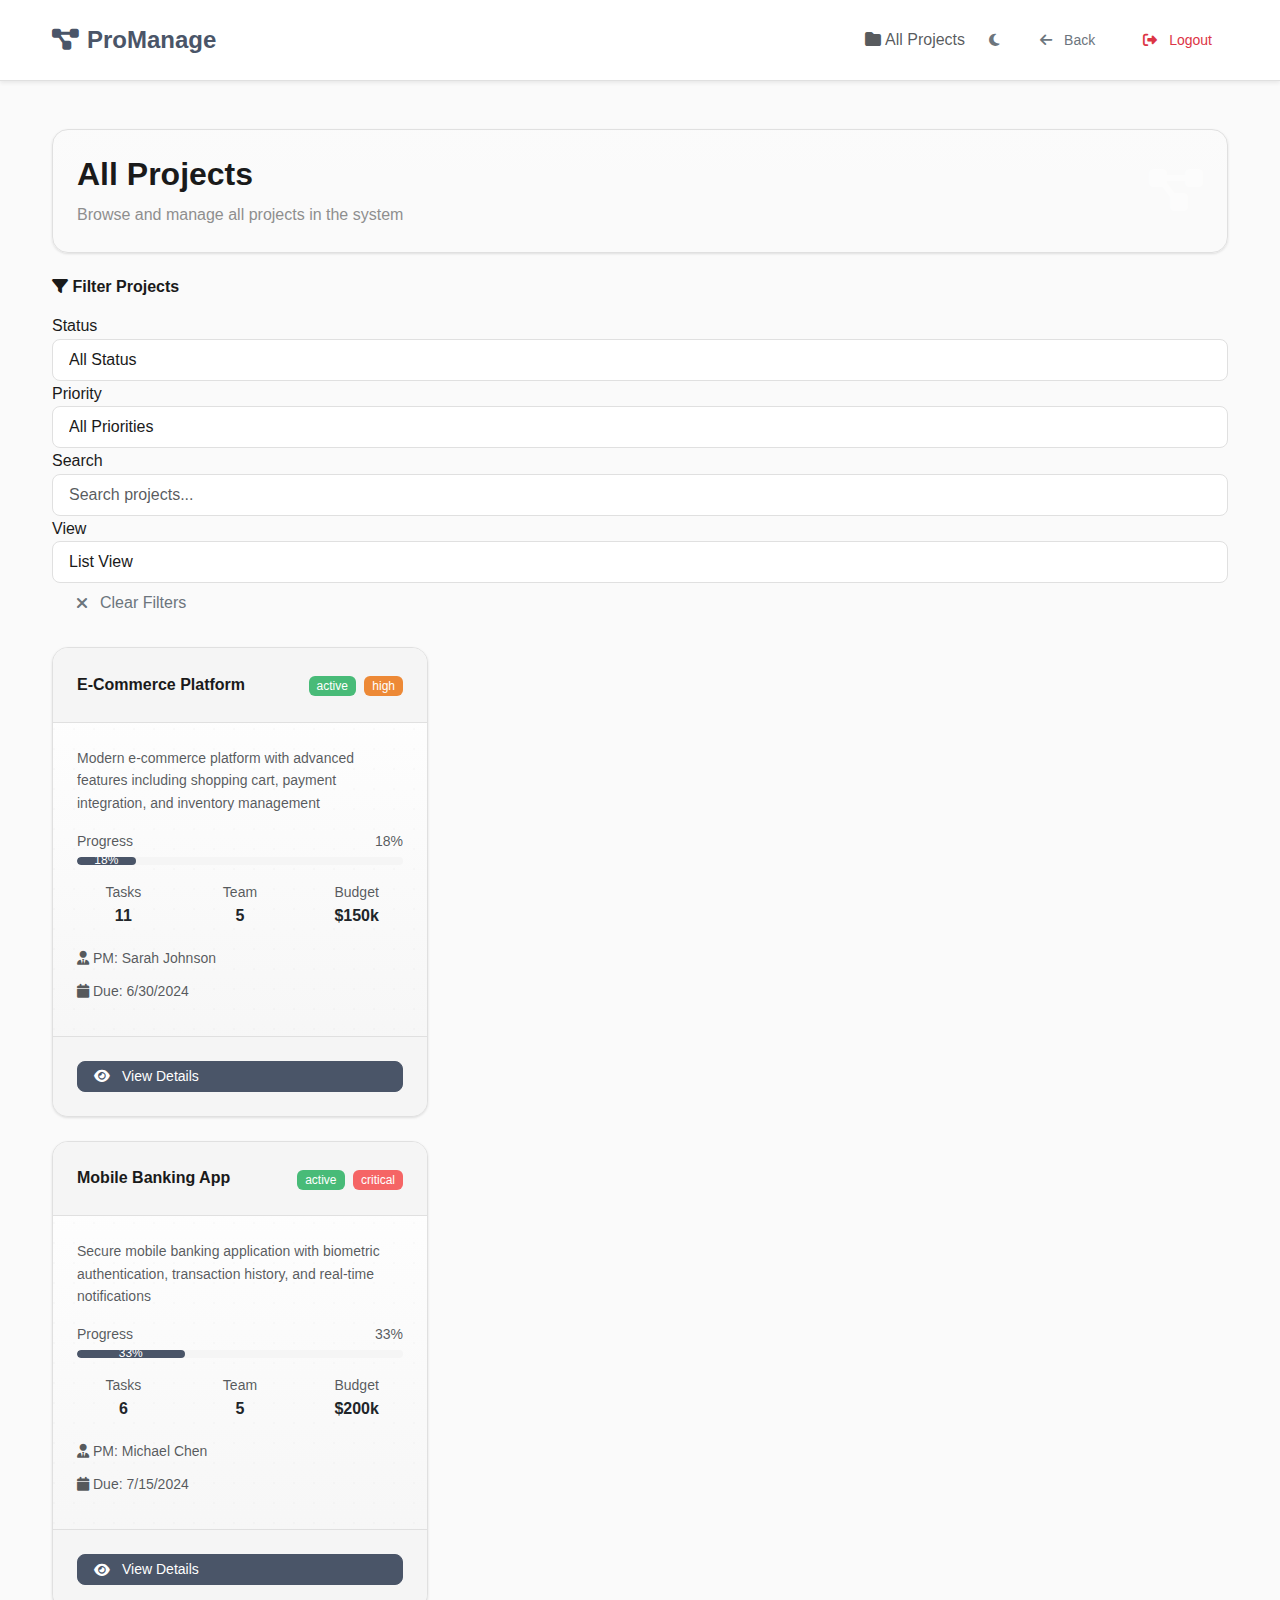
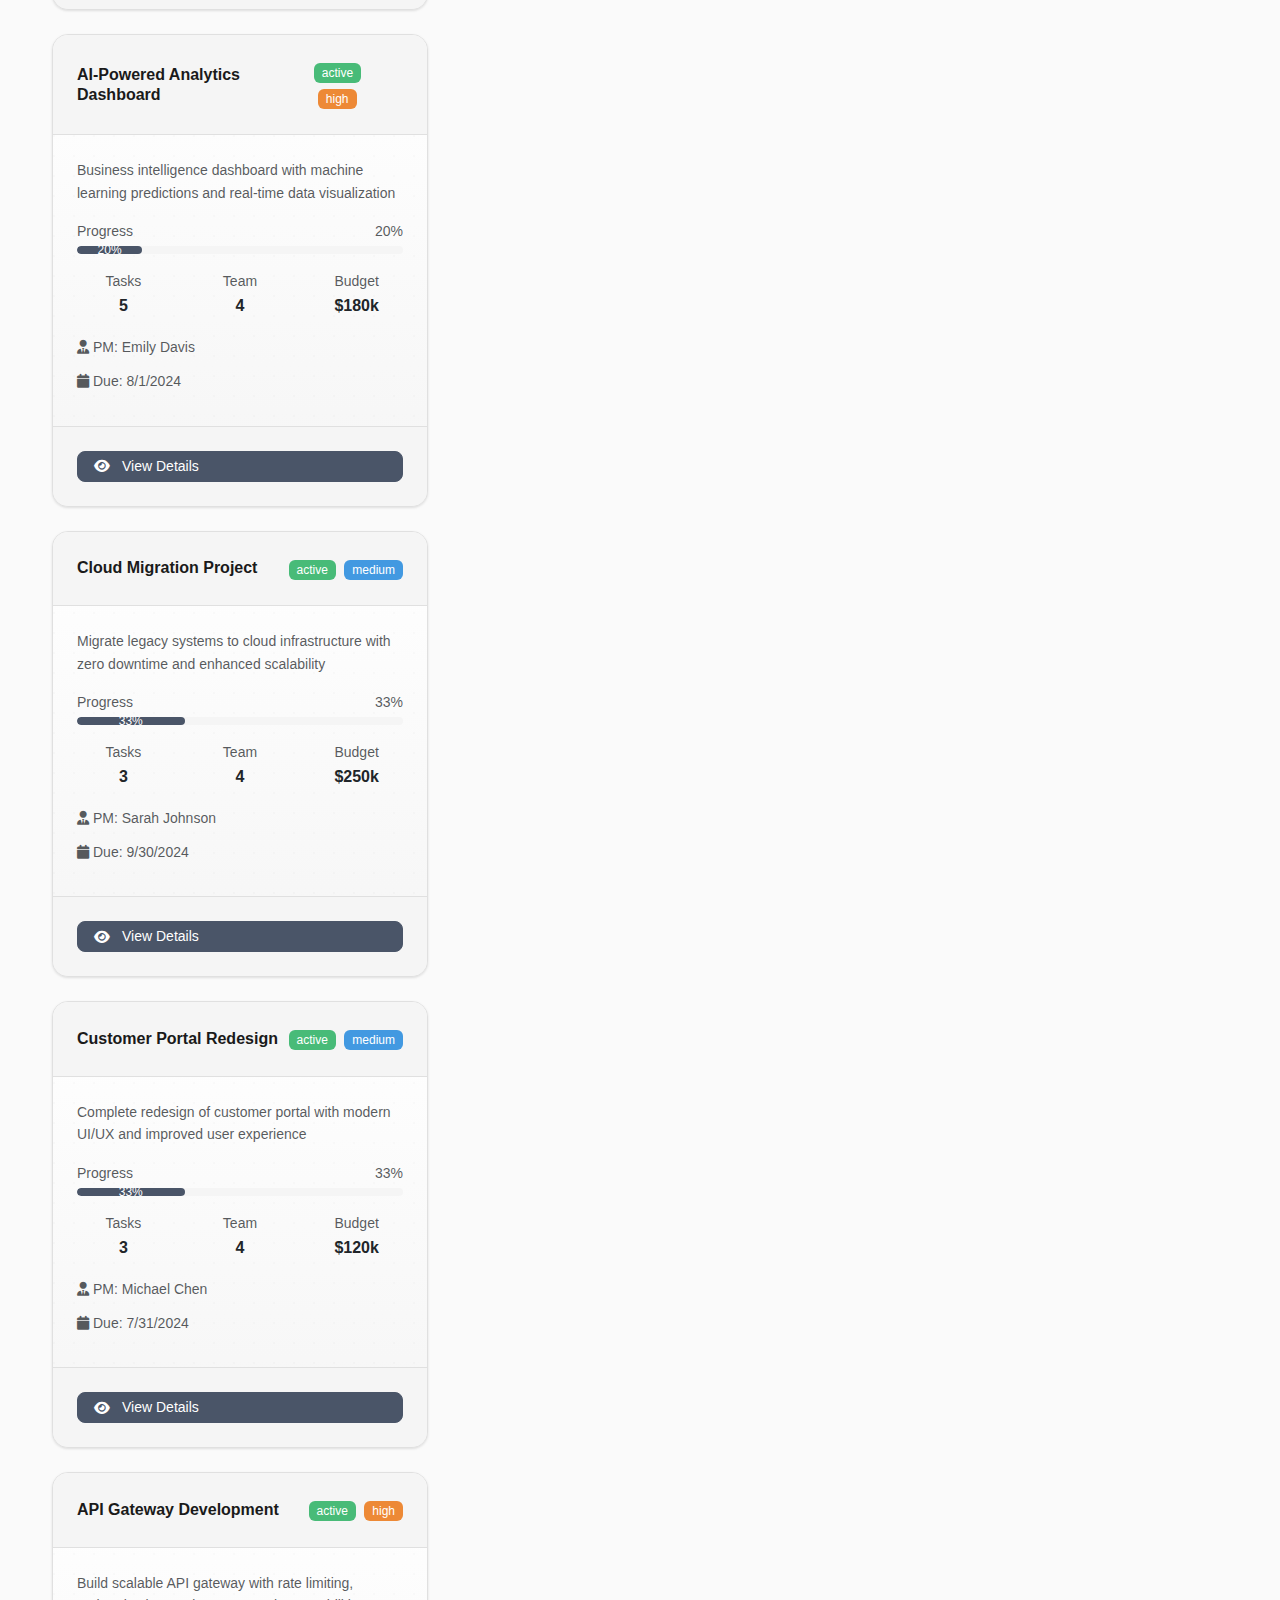
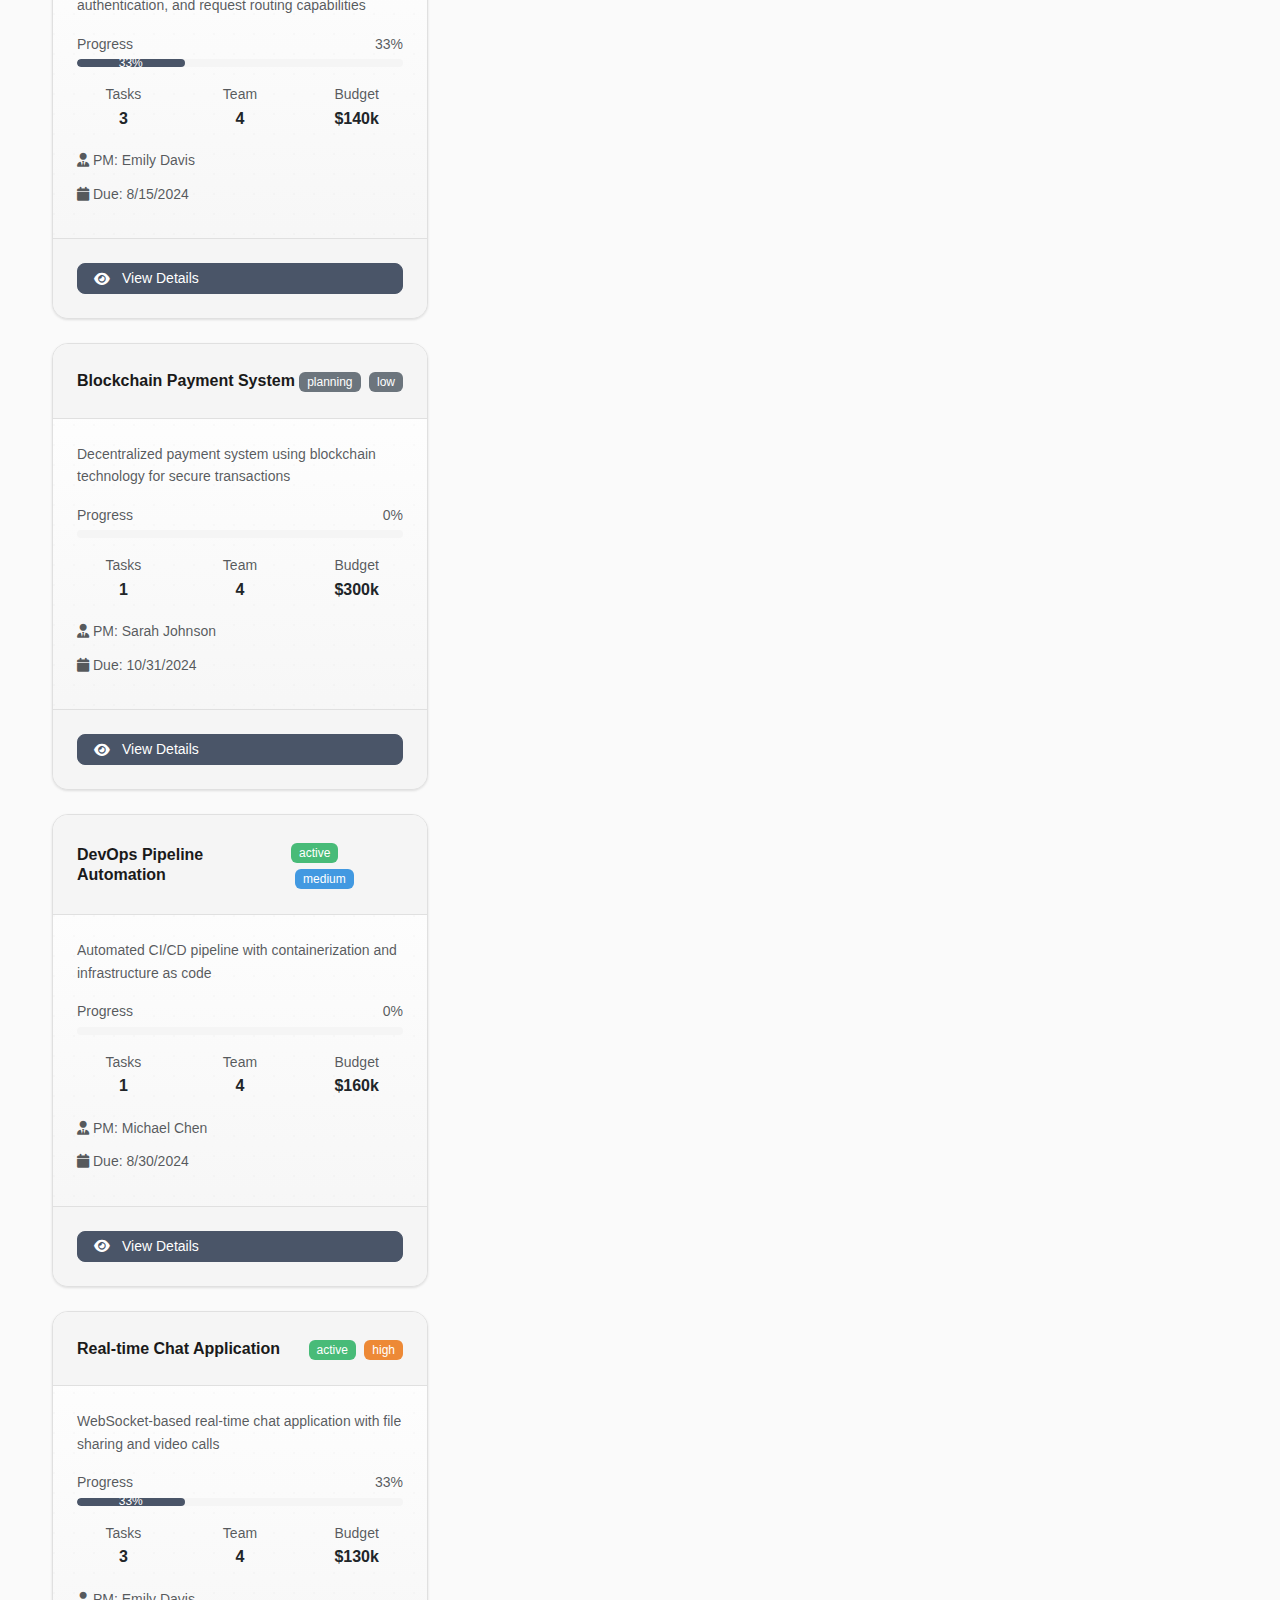
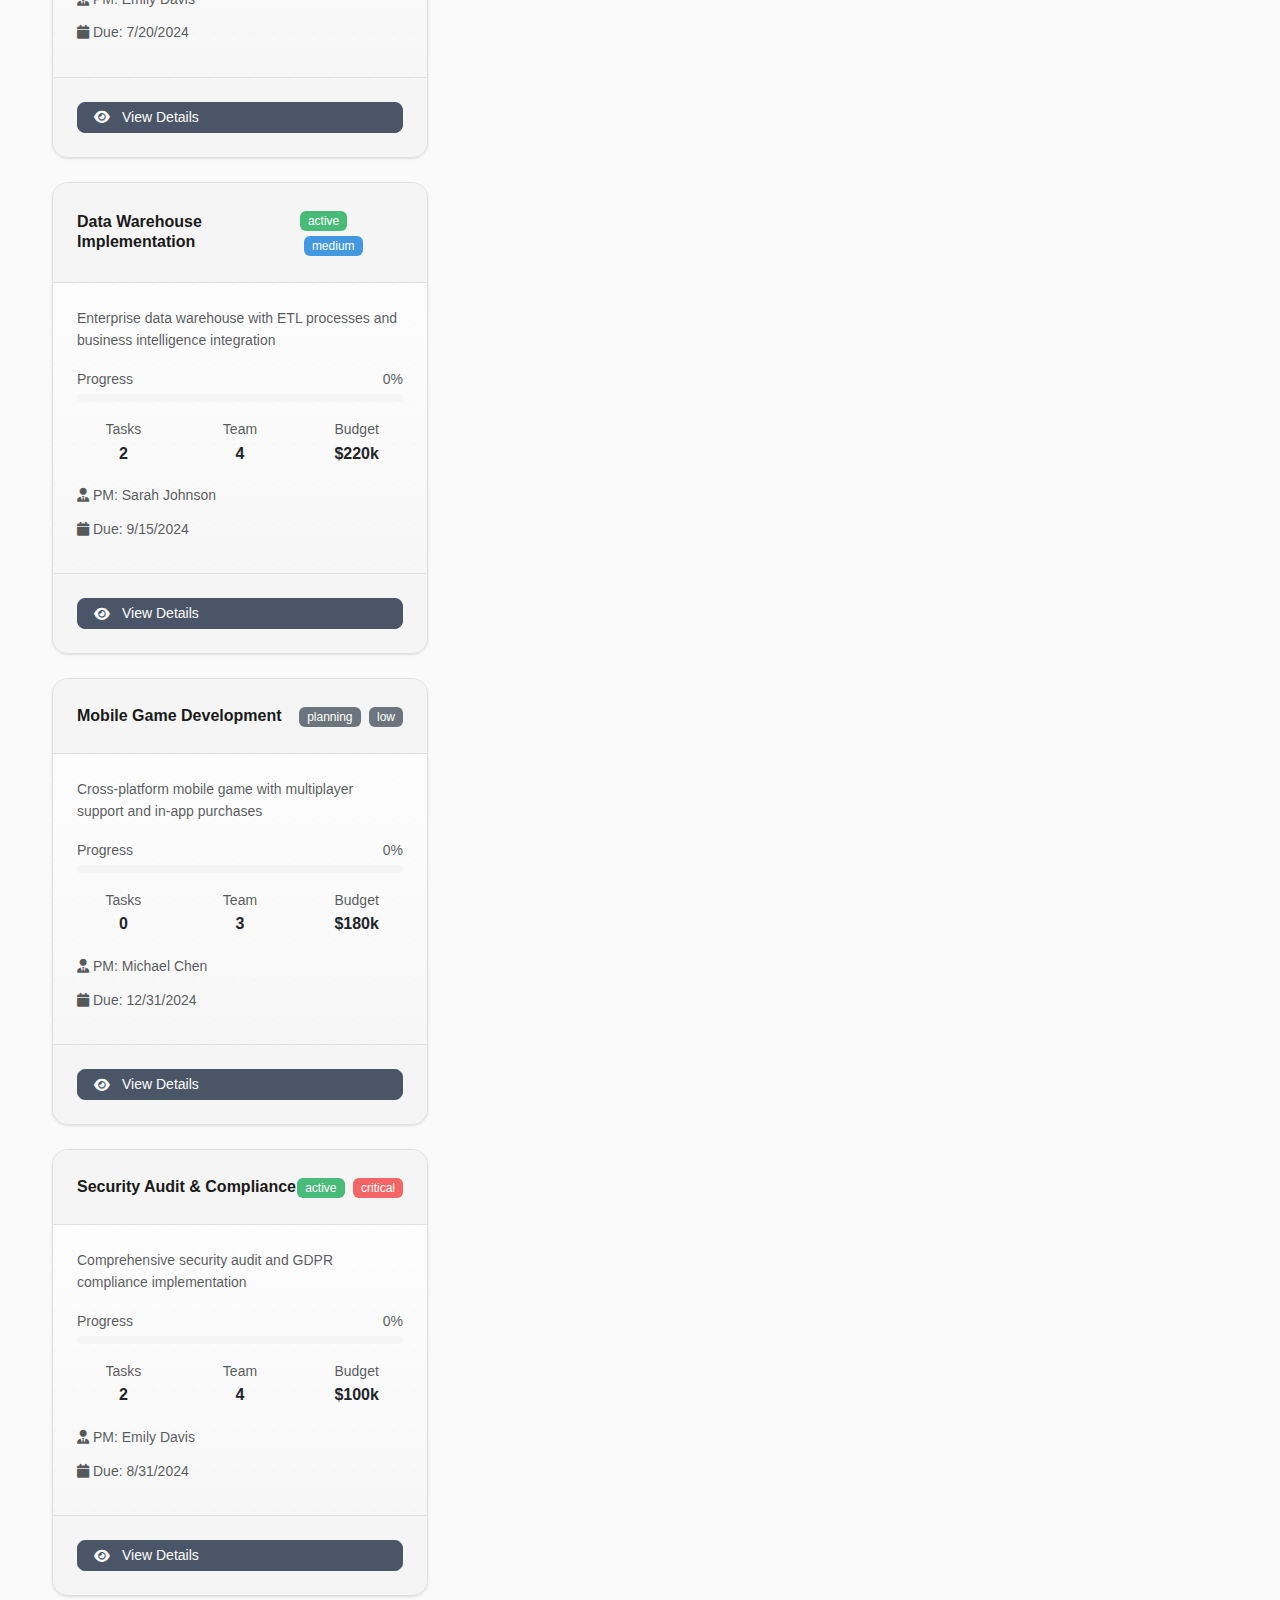
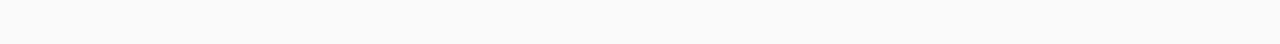
<file: projects.html>
<!doctype html>
<html lang="en">
<head>
  <meta charset="utf-8">
  <title>Projects - ProManage</title>
  <meta name="viewport" content="width=device-width,initial-scale=1">
  <link href="https://cdn.jsdelivr.net/npm/bootstrap@5.3.2/dist/css/bootstrap.min.css" rel="stylesheet">
  <link href="https://cdnjs.cloudflare.com/ajax/libs/font-awesome/6.4.0/css/all.min.css" rel="stylesheet">
  <link rel="stylesheet" href="styles.css">
</head>
<body>
  <nav class="navbar navbar-expand-lg navbar-light shadow-sm">
    <div class="container d-flex justify-content-between">
      <a class="navbar-brand" href="index.html">
        <i class="fas fa-project-diagram me-2"></i>ProManage
      </a>
      <div class="d-flex align-items-center gap-3">
        <span class="text-muted">
          <i class="fas fa-folder me-1"></i>All Projects
        </span>
        <button class="theme-toggle-sm btn btn-outline-secondary btn-sm" id="themeToggle" title="Toggle Theme">
          <i class="fas fa-moon" id="themeIcon"></i>
        </button>
        <button id="backBtn" class="btn btn-outline-secondary btn-sm">
          <i class="fas fa-arrow-left me-1"></i>Back
        </button>
        <button id="logoutBtn" class="btn btn-outline-danger btn-sm">
          <i class="fas fa-sign-out-alt me-1"></i>Logout
        </button>
      </div>
    </div>
  </nav>

  <div class="container my-5">
    <!-- Header Section -->
    <div class="row mb-4">
      <div class="col-12">
        <div class="card bg-gradient text-white">
          <div class="card-body">
            <div class="row align-items-center">
              <div class="col-md-8">
                <h2 class="mb-2">All Projects</h2>
                <p class="mb-0 opacity-75">Browse and manage all projects in the system</p>
              </div>
              <div class="col-md-4 text-end">
                <i class="fas fa-project-diagram fa-3x opacity-50"></i>
              </div>
            </div>
          </div>
        </div>
      </div>
    </div>

    <!-- Filters -->
    <div class="filter-section mb-4">
      <h6>
        <i class="fas fa-filter"></i>
        Filter Projects
      </h6>
      <div class="filter-row">
        <div class="filter-group">
          <label>Status</label>
          <select id="statusFilter" class="form-select">
            <option value="all">All Status</option>
            <option value="active">Active</option>
            <option value="completed">Completed</option>
            <option value="planning">Planning</option>
            <option value="on_hold">On Hold</option>
          </select>
        </div>
        <div class="filter-group">
          <label>Priority</label>
          <select id="priorityFilter" class="form-select">
            <option value="all">All Priorities</option>
            <option value="critical">Critical</option>
            <option value="high">High</option>
            <option value="medium">Medium</option>
            <option value="low">Low</option>
          </select>
        </div>
        <div class="filter-group">
          <label>Search</label>
          <input type="text" id="searchInput" class="form-control" placeholder="Search projects...">
        </div>
        <div class="filter-group">
          <label>View</label>
          <select id="viewMode" class="form-select">
            <option value="list">List View</option>
            <option value="kanban">Kanban Board</option>
          </select>
        </div>
      </div>
      <div class="filter-actions">
        <button id="clearFilters" class="btn btn-outline-secondary">
          <i class="fas fa-times me-1"></i>Clear Filters
        </button>
      </div>
    </div>

    <!-- Projects List -->
    <div id="projectsContainer" class="row">
      <!-- Projects will be loaded here -->
    </div>

    <!-- Kanban Board -->
    <div id="kanbanBoard" style="display: none;">
      <div class="row">
        <div class="col-md-3 mb-4">
          <div class="card">
            <div class="card-header bg-secondary text-white">
              <h6 class="mb-0">Planning</h6>
            </div>
            <div class="card-body" id="kanban-planning">
              <!-- Projects will be loaded here -->
            </div>
          </div>
        </div>
        <div class="col-md-3 mb-4">
          <div class="card">
            <div class="card-header bg-primary text-white">
              <h6 class="mb-0">Active</h6>
            </div>
            <div class="card-body" id="kanban-active">
              <!-- Projects will be loaded here -->
            </div>
          </div>
        </div>
        <div class="col-md-3 mb-4">
          <div class="card">
            <div class="card-header bg-warning text-white">
              <h6 class="mb-0">On Hold</h6>
            </div>
            <div class="card-body" id="kanban-onhold">
              <!-- Projects will be loaded here -->
            </div>
          </div>
        </div>
        <div class="col-md-3 mb-4">
          <div class="card">
            <div class="card-header bg-success text-white">
              <h6 class="mb-0">Completed</h6>
            </div>
            <div class="card-body" id="kanban-completed">
              <!-- Projects will be loaded here -->
            </div>
          </div>
        </div>
      </div>
    </div>
  </div>

  <script src="app.js"></script>
  <script src="notifications.js"></script>
  <script>
    // Theme Toggle
    const themeToggle = document.getElementById('themeToggle');
    const themeIcon = document.getElementById('themeIcon');
    const THEME_KEY = 'promanage_theme';
    
    const savedTheme = localStorage.getItem(THEME_KEY) || 'light';
    if (savedTheme === 'dark') {
      document.documentElement.setAttribute('data-theme', 'dark');
      themeIcon.className = 'fas fa-sun';
    }

    themeToggle.addEventListener('click', () => {
      const currentTheme = document.documentElement.getAttribute('data-theme');
      const newTheme = currentTheme === 'dark' ? 'light' : 'dark';
      
      document.documentElement.setAttribute('data-theme', newTheme);
      themeIcon.className = newTheme === 'dark' ? 'fas fa-sun' : 'fas fa-moon';
      localStorage.setItem(THEME_KEY, newTheme);
    });

    let allProjects = [];
    let filteredProjects = [];

    function loadProjects() {
      allProjects = getAllProjects();
      filteredProjects = [...allProjects];
      renderProjects();
    }

    function filterProjects() {
      const status = document.getElementById('statusFilter').value;
      const priority = document.getElementById('priorityFilter').value;
      const search = document.getElementById('searchInput').value.toLowerCase();

      filteredProjects = allProjects.filter(p => {
        if (status !== 'all' && p.status !== status) return false;
        if (priority !== 'all' && p.priority !== priority) return false;
        if (search && !p.name.toLowerCase().includes(search) && !p.description.toLowerCase().includes(search)) return false;
        return true;
      });

      renderProjects();
    }

    function renderProjects() {
      const viewMode = document.getElementById('viewMode').value;
      
      if (viewMode === 'kanban') {
        renderKanbanBoard();
      } else {
        renderListView();
      }
    }

    function renderListView() {
      document.getElementById('projectsContainer').style.display = 'block';
      document.getElementById('kanbanBoard').style.display = 'none';
      
      const container = document.getElementById('projectsContainer');
      
      if (filteredProjects.length === 0) {
        container.innerHTML = `
          <div class="col-12 text-center py-5">
            <i class="fas fa-project-diagram fa-3x text-muted mb-3"></i>
            <h5 class="text-muted">No projects found</h5>
            <p class="text-muted">Try adjusting your filters</p>
          </div>
        `;
        return;
      }

      container.innerHTML = filteredProjects.map(p => {
        const pm = getTeamMemberById(p.project_manager_id);
        const tasks = getTasksByProject(p.id);
        const completedTasks = tasks.filter(t => t.status === 'completed').length;
        const progress = tasks.length > 0 ? Math.round((completedTasks / tasks.length) * 100) : 0;
        const statusColors = {
          'active': 'success',
          'completed': 'primary',
          'planning': 'secondary',
          'on_hold': 'warning'
        };
        const priorityColors = {
          'critical': 'danger',
          'high': 'warning',
          'medium': 'info',
          'low': 'secondary'
        };
        
        return `
          <div class="col-lg-6 col-xl-4 mb-4">
            <div class="card h-100 enhanced-card hover-lift">
              <div class="card-header d-flex justify-content-between align-items-center">
                <h6 class="mb-0">${p.name}</h6>
                <div>
                  <span class="badge bg-${statusColors[p.status] || 'secondary'}">${p.status}</span>
                  <span class="badge bg-${priorityColors[p.priority] || 'secondary'} ms-1">${p.priority}</span>
                </div>
              </div>
              <div class="card-body">
                <p class="text-muted small mb-3">${p.description}</p>
                <div class="mb-3">
                  <div class="d-flex justify-content-between mb-1">
                    <small class="text-muted">Progress</small>
                    <small class="text-muted">${progress}%</small>
                  </div>
                  <div class="progress" style="height: 8px;">
                    <div class="progress-bar" role="progressbar" style="width: ${progress}%">${progress}%</div>
                  </div>
                </div>
                <div class="row text-center mb-3">
                  <div class="col-4">
                    <small class="text-muted d-block">Tasks</small>
                    <strong>${tasks.length}</strong>
                  </div>
                  <div class="col-4">
                    <small class="text-muted d-block">Team</small>
                    <strong>${p.team_ids.length}</strong>
                  </div>
                  <div class="col-4">
                    <small class="text-muted d-block">Budget</small>
                    <strong>$${(p.budget / 1000).toFixed(0)}k</strong>
                  </div>
                </div>
                <div class="mb-2">
                  <small class="text-muted">
                    <i class="fas fa-user-tie me-1"></i>PM: ${pm?.name || 'Unassigned'}
                  </small>
                </div>
                <div class="mb-2">
                  <small class="text-muted">
                    <i class="fas fa-calendar me-1"></i>Due: ${new Date(p.end_date).toLocaleDateString()}
                  </small>
                </div>
              </div>
              <div class="card-footer">
                <a href="?project=${p.id}" class="btn btn-primary btn-sm w-100">
                  <i class="fas fa-eye me-1"></i>View Details
                </a>
              </div>
            </div>
          </div>
        `;
      }).join('');
    }

    function renderKanbanBoard() {
      document.getElementById('projectsContainer').style.display = 'none';
      document.getElementById('kanbanBoard').style.display = 'block';

      const planning = document.getElementById('kanban-planning');
      const active = document.getElementById('kanban-active');
      const onHold = document.getElementById('kanban-onhold');
      const completed = document.getElementById('kanban-completed');

      planning.innerHTML = '';
      active.innerHTML = '';
      onHold.innerHTML = '';
      completed.innerHTML = '';

      filteredProjects.forEach(p => {
        const pm = getTeamMemberById(p.project_manager_id);
        const tasks = getTasksByProject(p.id);
        const completedTasks = tasks.filter(t => t.status === 'completed').length;
        const progress = tasks.length > 0 ? Math.round((completedTasks / tasks.length) * 100) : 0;
        
        const card = `
          <div class="card mb-3">
            <div class="card-body">
              <h6 class="mb-2">${p.name}</h6>
              <p class="text-muted small mb-2">${p.description.substring(0, 80)}...</p>
              <div class="progress mb-2" style="height: 4px;">
                <div class="progress-bar" style="width: ${progress}%"></div>
              </div>
              <small class="text-muted">
                <i class="fas fa-tasks me-1"></i>${tasks.length} tasks • 
                <i class="fas fa-users me-1"></i>${p.team_ids.length} members
              </small>
            </div>
          </div>
        `;

        if (p.status === 'planning') planning.innerHTML += card;
        else if (p.status === 'active') active.innerHTML += card;
        else if (p.status === 'on_hold') onHold.innerHTML += card;
        else if (p.status === 'completed') completed.innerHTML += card;
      });
    }

    function clearFilters() {
      document.getElementById('statusFilter').value = 'all';
      document.getElementById('priorityFilter').value = 'all';
      document.getElementById('searchInput').value = '';
      filteredProjects = [...allProjects];
      renderProjects();
    }

    // Event listeners
    document.getElementById('statusFilter').addEventListener('change', filterProjects);
    document.getElementById('priorityFilter').addEventListener('change', filterProjects);
    document.getElementById('searchInput').addEventListener('input', filterProjects);
    document.getElementById('viewMode').addEventListener('change', renderProjects);
    document.getElementById('clearFilters').addEventListener('click', clearFilters);
    
    document.getElementById('backBtn').addEventListener('click', () => {
      const currentUser = getCurrentUser();
      if (!currentUser) {
        location.href = 'login.html';
        return;
      }
      const roleRoutes = {
        'admin': 'admin.html',
        'project_manager': 'pm.html',
        'developer': 'dev.html',
        'programmer': 'dev.html',
        'tester': 'tester.html'
      };
      location.href = roleRoutes[currentUser.role] || 'login.html';
    });

    document.getElementById('logoutBtn').addEventListener('click', logout);

    loadProjects();
  </script>
</body>
</html>
</file>
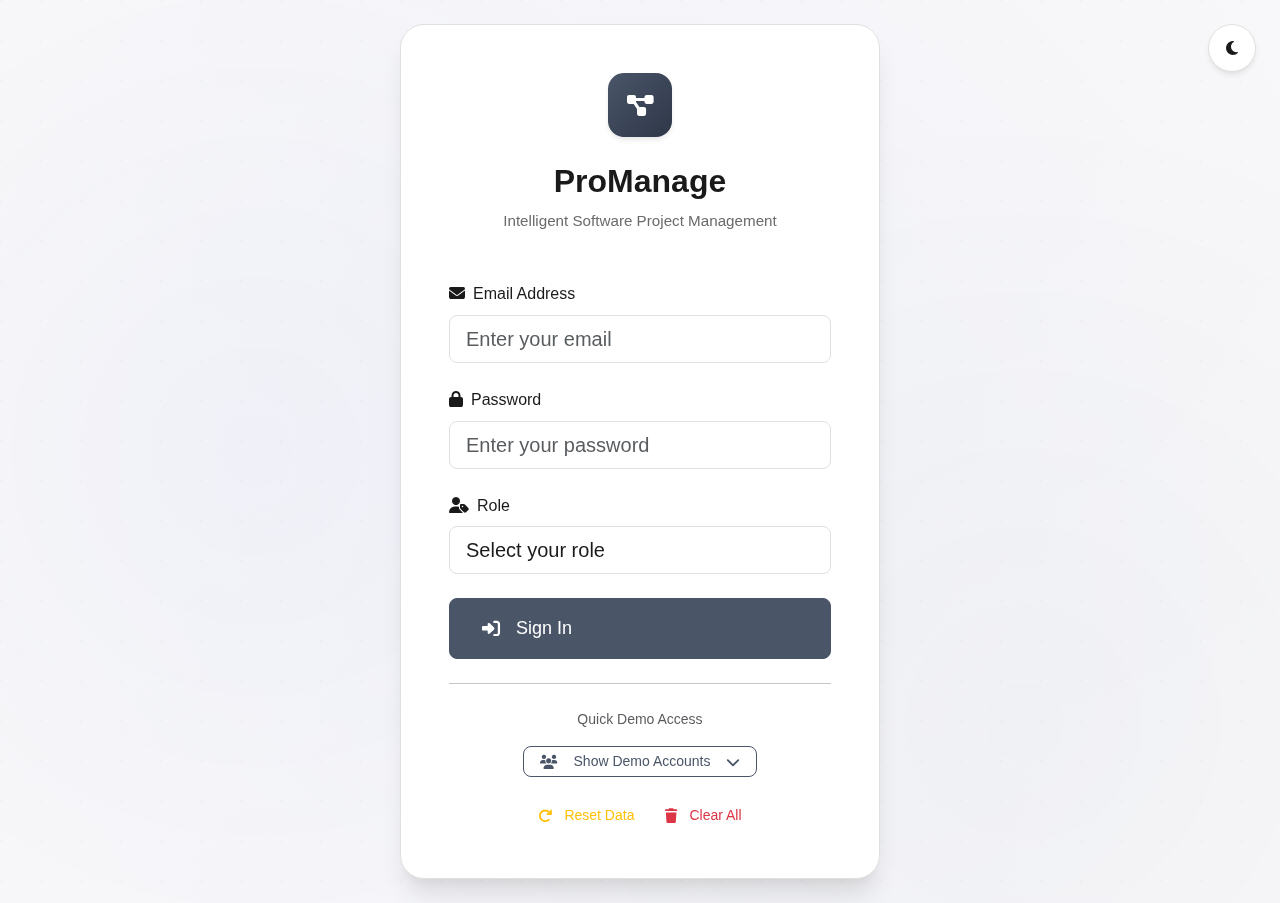
<file: tester.html>
<!doctype html>
<html lang="en">
<head>
  <meta charset="utf-8">
  <title>Tester Dashboard - ProManage</title>
  <meta name="viewport" content="width=device-width,initial-scale=1">
  <link href="https://cdn.jsdelivr.net/npm/bootstrap@5.3.2/dist/css/bootstrap.min.css" rel="stylesheet">
  <link href="https://cdnjs.cloudflare.com/ajax/libs/font-awesome/6.4.0/css/all.min.css" rel="stylesheet">
  <link rel="stylesheet" href="styles.css">
</head>
<body>
  <nav class="navbar navbar-expand-lg navbar-light shadow-sm">
    <div class="container d-flex justify-content-between">
      <a class="navbar-brand" href="index.html">
        <i class="fas fa-project-diagram me-2"></i>ProManage
      </a>
      <div class="d-flex align-items-center gap-3">
        <span class="text-muted">
          <i class="fas fa-vial me-1"></i>Tester Dashboard
        </span>
        <button class="theme-toggle-sm btn btn-outline-secondary btn-sm" id="themeToggle" title="Toggle Theme">
          <i class="fas fa-moon" id="themeIcon"></i>
        </button>
        <a href="projects.html" class="btn btn-outline-primary btn-sm">
          <i class="fas fa-folder me-1"></i>All Projects
        </a>
        <button id="logoutBtn" class="btn btn-outline-danger btn-sm">
          <i class="fas fa-sign-out-alt me-1"></i>Logout
        </button>
      </div>
    </div>
  </nav>

  <div class="container my-5">
    <!-- Welcome Section -->
    <div class="row mb-4">
      <div class="col-12">
        <div class="card bg-gradient text-white animate-fade-in">
          <div class="card-body">
            <div class="row align-items-center">
              <div class="col-md-8 animate-fade-in-left">
                <h2 class="mb-2" id="welcomeMessage">Tester Dashboard</h2>
                <p class="mb-0 opacity-75">Manage test cases, report bugs, and track quality metrics</p>
              </div>
              <div class="col-md-4 text-end animate-fade-in-right">
                <i class="fas fa-vial fa-3x opacity-50"></i>
              </div>
            </div>
          </div>
        </div>
      </div>
    </div>

    <!-- Statistics Cards -->
    <div class="row mb-4">
      <div class="col-md-3 mb-3">
        <div class="card stat-card">
          <div class="card-body text-center">
            <div class="stat-number" id="myBugs">0</div>
            <div class="stat-label">
              <i class="fas fa-bug me-1"></i>My Bugs
            </div>
          </div>
        </div>
      </div>
      <div class="col-md-3 mb-3">
        <div class="card stat-card" style="background: var(--gradient-warm);">
          <div class="card-body text-center">
            <div class="stat-number" id="openBugs">0</div>
            <div class="stat-label">
              <i class="fas fa-exclamation-triangle me-1"></i>Open Bugs
            </div>
          </div>
        </div>
      </div>
      <div class="col-md-3 mb-3">
        <div class="card stat-card" style="background: var(--gradient-success);">
          <div class="card-body text-center">
            <div class="stat-number" id="resolvedBugs">0</div>
            <div class="stat-label">
              <i class="fas fa-check-circle me-1"></i>Resolved
            </div>
          </div>
        </div>
      </div>
      <div class="col-md-3 mb-3">
        <div class="card stat-card" style="background: var(--gradient-primary);">
          <div class="card-body text-center">
            <div class="stat-number" id="testTasks">0</div>
            <div class="stat-label">
              <i class="fas fa-tasks me-1"></i>Test Tasks
            </div>
          </div>
        </div>
      </div>
    </div>

    <div class="row">
      <!-- Bugs Management -->
      <div class="col-lg-8 mb-4">
        <div class="card">
          <div class="card-header d-flex justify-content-between align-items-center">
            <h5 class="mb-0">
              <i class="fas fa-bug me-2"></i>Bug Reports
            </h5>
            <button class="btn btn-primary btn-sm" data-bs-toggle="modal" data-bs-target="#createBugModal">
              <i class="fas fa-plus me-1"></i>Report Bug
            </button>
          </div>
          <div class="card-body p-0">
            <div id="bugsList" class="list-group list-group-flush">
              <!-- Bugs will be loaded here -->
            </div>
          </div>
        </div>
      </div>

      <!-- Testing Tasks -->
      <div class="col-lg-4 mb-4">
        <div class="card">
          <div class="card-header">
            <h5 class="mb-0">
              <i class="fas fa-tasks me-2"></i>Testing Tasks
            </h5>
          </div>
          <div class="card-body p-0">
            <div id="testTasksList" class="list-group list-group-flush">
              <!-- Test tasks will be loaded here -->
            </div>
          </div>
        </div>

        <!-- Quality Metrics -->
        <div class="card mt-4">
          <div class="card-header">
            <h5 class="mb-0">
              <i class="fas fa-chart-bar me-2"></i>Quality Metrics
            </h5>
          </div>
          <div class="card-body">
            <div class="mb-3">
              <div class="d-flex justify-content-between mb-1">
                <small>Bug Resolution Rate</small>
                <small id="resolutionRate">0%</small>
              </div>
              <div class="progress" style="height: 8px;">
                <div class="progress-bar" id="resolutionBar" role="progressbar" style="width: 0%"></div>
              </div>
            </div>
            <div class="mb-3">
              <div class="d-flex justify-content-between mb-1">
                <small>Critical Bugs</small>
                <small id="criticalBugs">0</small>
              </div>
            </div>
            <div>
              <div class="d-flex justify-content-between mb-1">
                <small>Average Resolution Time</small>
                <small id="avgResolutionTime">0 days</small>
              </div>
            </div>
          </div>
        </div>
      </div>
    </div>
  </div>

  <!-- Create Bug Modal -->
  <div class="modal fade" id="createBugModal" tabindex="-1">
    <div class="modal-dialog modal-lg">
      <div class="modal-content">
        <div class="modal-header">
          <h5 class="modal-title">Report New Bug</h5>
          <button type="button" class="btn-close" data-bs-dismiss="modal"></button>
        </div>
        <div class="modal-body">
          <form id="createBugForm">
            <div class="mb-3">
              <label class="form-label">Project</label>
              <select class="form-select" id="bugProject" required>
                <option value="">Select a project...</option>
              </select>
            </div>
            <div class="mb-3">
              <label class="form-label">Related Task</label>
              <select class="form-select" id="bugTask">
                <option value="">Select a task (optional)...</option>
              </select>
            </div>
            <div class="mb-3">
              <label class="form-label">Bug Title</label>
              <input type="text" class="form-control" id="bugTitle" required>
            </div>
            <div class="mb-3">
              <label class="form-label">Description</label>
              <textarea class="form-control" id="bugDescription" rows="4" required></textarea>
            </div>
            <div class="row">
              <div class="col-md-6 mb-3">
                <label class="form-label">Severity</label>
                <select class="form-select" id="bugSeverity" required>
                  <option value="low">Low</option>
                  <option value="medium">Medium</option>
                  <option value="high">High</option>
                  <option value="critical">Critical</option>
                </select>
              </div>
              <div class="col-md-6 mb-3">
                <label class="form-label">Priority</label>
                <select class="form-select" id="bugPriority" required>
                  <option value="low">Low</option>
                  <option value="medium">Medium</option>
                  <option value="high">High</option>
                  <option value="critical">Critical</option>
                </select>
              </div>
            </div>
            <div class="mb-3">
              <label class="form-label">Steps to Reproduce</label>
              <textarea class="form-control" id="bugSteps" rows="3" placeholder="1. Step one&#10;2. Step two&#10;3. Step three"></textarea>
            </div>
            <div class="mb-3">
              <label class="form-label">Assign To</label>
              <select class="form-select" id="bugAssignee">
                <option value="">Unassigned</option>
              </select>
            </div>
          </form>
        </div>
        <div class="modal-footer">
          <button type="button" class="btn btn-secondary" data-bs-dismiss="modal">Cancel</button>
          <button type="button" class="btn btn-primary" onclick="createNewBug()">Report Bug</button>
        </div>
      </div>
    </div>
  </div>

  <script src="app.js"></script>
  <script src="https://cdn.jsdelivr.net/npm/bootstrap@5.3.2/dist/js/bootstrap.bundle.min.js"></script>
  <script src="notifications.js"></script>
  <script>
    // Theme Toggle
    const themeToggle = document.getElementById('themeToggle');
    const themeIcon = document.getElementById('themeIcon');
    const THEME_KEY = 'promanage_theme';
    
    const savedTheme = localStorage.getItem(THEME_KEY) || 'light';
    if (savedTheme === 'dark') {
      document.documentElement.setAttribute('data-theme', 'dark');
      themeIcon.className = 'fas fa-sun';
    }

    themeToggle.addEventListener('click', () => {
      const currentTheme = document.documentElement.getAttribute('data-theme');
      const newTheme = currentTheme === 'dark' ? 'light' : 'dark';
      
      document.documentElement.setAttribute('data-theme', newTheme);
      themeIcon.className = newTheme === 'dark' ? 'fas fa-sun' : 'fas fa-moon';
      localStorage.setItem(THEME_KEY, newTheme);
    });

    ensureRole('tester');
    const currentUser = getCurrentUser();
    const memberId = getCurrentUserMemberId();

    function updateStats() {
      const allBugs = getAllBugs();
      const myBugs = allBugs.filter(b => b.reported_by === memberId);
      const openBugs = allBugs.filter(b => b.status === 'open');
      const resolvedBugs = allBugs.filter(b => b.status === 'resolved');
      const testTasks = getAllTasks().filter(t => t.status === 'testing' && t.assigned_to === memberId);

      document.getElementById('myBugs').textContent = myBugs.length;
      document.getElementById('openBugs').textContent = openBugs.length;
      document.getElementById('resolvedBugs').textContent = resolvedBugs.length;
      document.getElementById('testTasks').textContent = testTasks.length;

      // Quality metrics
      const totalBugs = allBugs.length;
      const resolutionRate = totalBugs > 0 ? Math.round((resolvedBugs.length / totalBugs) * 100) : 0;
      document.getElementById('resolutionRate').textContent = resolutionRate + '%';
      document.getElementById('resolutionBar').style.width = resolutionRate + '%';

      const criticalBugs = allBugs.filter(b => b.severity === 'critical' && b.status === 'open').length;
      document.getElementById('criticalBugs').textContent = criticalBugs;

      // Calculate average resolution time
      const resolvedBugsWithDates = resolvedBugs.filter(b => b.resolved_date && b.reported_date);
      if (resolvedBugsWithDates.length > 0) {
        const totalDays = resolvedBugsWithDates.reduce((sum, b) => {
          const days = Math.ceil((new Date(b.resolved_date) - new Date(b.reported_date)) / (1000 * 60 * 60 * 24));
          return sum + days;
        }, 0);
        const avgDays = Math.round(totalDays / resolvedBugsWithDates.length);
        document.getElementById('avgResolutionTime').textContent = avgDays + ' days';
      }
    }

    function renderBugs() {
      const allBugs = getAllBugs().sort((a, b) => new Date(b.reported_date) - new Date(a.reported_date));
      const container = document.getElementById('bugsList');
      
      if (allBugs.length === 0) {
        container.innerHTML = `
          <div class="list-group-item text-center py-5">
            <i class="fas fa-bug fa-3x text-muted mb-3"></i>
            <h5 class="text-muted">No bugs reported yet</h5>
          </div>
        `;
        return;
      }

      container.innerHTML = allBugs.map(b => {
        const project = getProjectById(b.project_id);
        const task = b.task_id ? getTaskById(b.task_id) : null;
        const assignee = b.assigned_to ? getTeamMemberById(b.assigned_to) : null;
        const reporter = getTeamMemberById(b.reported_by);
        const severityColors = {
          'critical': 'danger',
          'high': 'warning',
          'medium': 'info',
          'low': 'secondary'
        };
        const statusColors = {
          'resolved': 'success',
          'open': 'danger',
          'in_progress': 'warning',
          'closed': 'secondary'
        };
        
        return `
          <div class="list-group-item">
            <div class="d-flex justify-content-between align-items-start mb-2">
              <div class="flex-grow-1">
                <h6 class="mb-1">
                  ${b.title}
                  <span class="badge bg-${severityColors[b.severity] || 'secondary'} ms-2">${b.severity}</span>
                  <span class="badge bg-${statusColors[b.status] || 'secondary'} ms-1">${b.status}</span>
                  <span class="badge bg-${getPriorityColor(b.priority)} ms-1">${b.priority}</span>
                </h6>
                <p class="text-muted small mb-2">${b.description}</p>
                <div class="d-flex gap-3 mb-2">
                  <small class="text-muted">
                    <i class="fas fa-project-diagram me-1"></i>${project?.name || 'Unknown Project'}
                  </small>
                  ${task ? `<small class="text-muted"><i class="fas fa-tasks me-1"></i>${task.title}</small>` : ''}
                  ${assignee ? `<small class="text-muted"><i class="fas fa-user me-1"></i>Assigned to: ${assignee.name}</small>` : ''}
                  <small class="text-muted">
                    <i class="fas fa-user-edit me-1"></i>Reported by: ${reporter?.name || 'Unknown'}
                  </small>
                </div>
                ${b.steps_to_reproduce ? `
                  <div class="alert alert-info small mb-2">
                    <strong>Steps to Reproduce:</strong><br>
                    ${b.steps_to_reproduce.replace(/\n/g, '<br>')}
                  </div>
                ` : ''}
                <small class="text-muted">
                  <i class="fas fa-calendar me-1"></i>Reported: ${new Date(b.reported_date).toLocaleDateString()}
                  ${b.resolved_date ? ` • Resolved: ${new Date(b.resolved_date).toLocaleDateString()}` : ''}
                </small>
              </div>
              <div class="ms-3">
                ${b.status === 'open' ? `
                  <button class="btn btn-sm btn-success" onclick="resolveBug('${b.id}')">
                    <i class="fas fa-check me-1"></i>Resolve
                  </button>
                ` : ''}
              </div>
            </div>
          </div>
        `;
      }).join('');
    }

    function getPriorityColor(priority) {
      const colors = {
        'critical': 'danger',
        'high': 'warning',
        'medium': 'info',
        'low': 'secondary'
      };
      return colors[priority] || 'secondary';
    }

    function resolveBug(bugId) {
      if (confirm('Mark this bug as resolved?')) {
        updateBugStatus(bugId, 'resolved');
        updateStats();
        renderBugs();
        alert('Bug marked as resolved!');
      }
    }

    window.resolveBug = resolveBug;

    function renderTestTasks() {
      const testTasks = getAllTasks().filter(t => t.status === 'testing' && t.assigned_to === memberId);
      const container = document.getElementById('testTasksList');
      
      if (testTasks.length === 0) {
        container.innerHTML = '<div class="list-group-item text-center py-4 text-muted">No testing tasks</div>';
        return;
      }

      container.innerHTML = testTasks.map(t => {
        const project = getProjectById(t.project_id);
        return `
          <div class="list-group-item">
            <h6 class="mb-1 small">${t.title}</h6>
            <small class="text-muted">${project?.name || 'Unknown Project'}</small>
            <div class="mt-2">
              <small class="text-muted">
                <i class="fas fa-calendar me-1"></i>Due: ${new Date(t.due_date).toLocaleDateString()}
              </small>
            </div>
          </div>
        `;
      }).join('');
    }

    function populateBugForm() {
      const projects = getAllProjects();
      const projectSelect = document.getElementById('bugProject');
      projectSelect.innerHTML = '<option value="">Select a project...</option>' +
        projects.map(p => `<option value="${p.id}">${p.name}</option>`).join('');

      projectSelect.addEventListener('change', function() {
        const projectId = this.value;
        const tasks = getTasksByProject(projectId);
        const taskSelect = document.getElementById('bugTask');
        taskSelect.innerHTML = '<option value="">Select a task (optional)...</option>' +
          tasks.map(t => `<option value="${t.id}">${t.title}</option>`).join('');
      });

      const developers = getAllTeamMembers().filter(m => m.role === 'developer' || m.role === 'programmer');
      const assigneeSelect = document.getElementById('bugAssignee');
      assigneeSelect.innerHTML = '<option value="">Unassigned</option>' +
        developers.map(d => `<option value="${d.id}">${d.name}</option>`).join('');
    }

    function createNewBug() {
      const projectId = document.getElementById('bugProject').value;
      const taskId = document.getElementById('bugTask').value || null;
      const title = document.getElementById('bugTitle').value;
      const description = document.getElementById('bugDescription').value;
      const severity = document.getElementById('bugSeverity').value;
      const priority = document.getElementById('bugPriority').value;
      const steps = document.getElementById('bugSteps').value;
      const assigneeId = document.getElementById('bugAssignee').value || null;

      if (!projectId || !title || !description) {
        alert('Please fill in all required fields');
        return;
      }

      createBug(projectId, taskId, title, description, severity, priority, memberId, assigneeId);
      
      // Update steps to reproduce if provided
      const bugs = getAllBugs();
      const newBug = bugs[bugs.length - 1];
      if (newBug && steps) {
        newBug.steps_to_reproduce = steps;
        const d = loadData();
        const bugIndex = d.bugs.findIndex(b => b.id === newBug.id);
        if (bugIndex !== -1) {
          d.bugs[bugIndex].steps_to_reproduce = steps;
          saveData(d);
        }
      }

      const modal = bootstrap.Modal.getInstance(document.getElementById('createBugModal'));
      modal.hide();
      document.getElementById('createBugForm').reset();
      
      updateStats();
      renderBugs();
      
      alert('Bug reported successfully!');
    }

    window.createNewBug = createNewBug;

    document.getElementById('logoutBtn').addEventListener('click', logout);

    // Set welcome message
    const member = getTeamMemberById(memberId);
    if (member) {
      document.getElementById('welcomeMessage').textContent = `Welcome, ${member.name.split(' ')[0]}!`;
    }

    updateStats();
    renderBugs();
    renderTestTasks();
    populateBugForm();
  </script>
</body>
</html>
</file>
<file: styles.css>
/* ProManage - Professional Project Management System Styles */

:root {
  /* Neutral Light Theme Colors */
  --bg: #fafafa;
  --surface: #ffffff;
  --surface-secondary: #f5f5f5;
  --surface-tertiary: #f0f0f0;
  --text: #1a1a1a;
  --text-secondary: #6b6b6b;
  --text-muted: #9e9e9e;
  --border: #e0e0e0;
  --border-light: #f0f0f0;
  --border-dark: #d0d0d0;
  
  /* Neutral Primary Colors */
  --primary: #4a5568;
  --primary-hover: #2d3748;
  --primary-light: #e2e8f0;
  --primary-lighter: #f7fafc;
  --primary-dark: #1a202c;
  
  /* Accent Colors - Neutral Grays with Subtle Blue */
  --accent: #5a67d8;
  --accent-hover: #4c51bf;
  --accent-light: #e6fffa;
  --accent-lighter: #f0fff4;
  
  /* Status Colors - Muted and Professional */
  --success: #48bb78;
  --success-light: #c6f6d5;
  --success-dark: #2f855a;
  --warning: #ed8936;
  --warning-light: #feebc8;
  --warning-dark: #c05621;
  --danger: #f56565;
  --danger-light: #fed7d7;
  --danger-dark: #c53030;
  --info: #4299e1;
  --info-light: #bee3f8;
  --info-dark: #2b6cb0;
  
  /* Shadows - Subtle and Professional */
  --shadow-sm: 0 1px 2px 0 rgba(0, 0, 0, 0.03);
  --shadow: 0 1px 3px 0 rgba(0, 0, 0, 0.08), 0 1px 2px 0 rgba(0, 0, 0, 0.04);
  --shadow-md: 0 4px 6px -1px rgba(0, 0, 0, 0.08), 0 2px 4px -1px rgba(0, 0, 0, 0.04);
  --shadow-lg: 0 10px 15px -3px rgba(0, 0, 0, 0.08), 0 4px 6px -2px rgba(0, 0, 0, 0.04);
  --shadow-xl: 0 20px 25px -5px rgba(0, 0, 0, 0.1), 0 10px 10px -5px rgba(0, 0, 0, 0.04);
  
  /* Neutral Gradients */
  --gradient-primary: linear-gradient(135deg, #4a5568 0%, #2d3748 100%);
  --gradient-accent: linear-gradient(135deg, #5a67d8 0%, #4c51bf 100%);
  --gradient-success: linear-gradient(135deg, #48bb78 0%, #38a169 100%);
  --gradient-subtle: linear-gradient(135deg, #f7fafc 0%, #edf2f7 100%);
  --gradient-texture: linear-gradient(135deg, rgba(255,255,255,0.9) 0%, rgba(255,255,255,0.7) 100%);
  
  /* Spacing */
  --space-xs: 0.25rem;
  --space-sm: 0.5rem;
  --space-md: 1rem;
  --space-lg: 1.5rem;
  --space-xl: 2rem;
  --space-2xl: 3rem;
  
  /* Border radius */
  --radius-sm: 0.375rem;
  --radius: 0.5rem;
  --radius-md: 0.75rem;
  --radius-lg: 1rem;
  --radius-xl: 1.5rem;
  --radius-full: 9999px;
  
  /* Transitions */
  --transition: all 0.2s cubic-bezier(0.4, 0, 0.2, 1);
  --transition-slow: all 0.3s cubic-bezier(0.4, 0, 0.2, 1);
  --transition-fast: all 0.15s cubic-bezier(0.4, 0, 0.2, 1);
}

[data-theme="dark"] {
  --bg: #1a1a1a;
  --surface: #2d2d2d;
  --surface-secondary: #363636;
  --surface-tertiary: #404040;
  --text: #f5f5f5;
  --text-secondary: #b0b0b0;
  --text-muted: #808080;
  --border: #404040;
  --border-light: #363636;
  --border-dark: #4a4a4a;
  
  --primary: #cbd5e0;
  --primary-hover: #e2e8f0;
  --primary-light: #4a5568;
  --primary-lighter: #2d3748;
  --primary-dark: #f7fafc;
  
  --accent: #7c3aed;
  --accent-hover: #8b5cf6;
  
  --success: #68d391;
  --success-light: #22543d;
  --warning: #f6ad55;
  --warning-light: #7c2d12;
  --danger: #fc8181;
  --danger-light: #742a2a;
  --info: #63b3ed;
  --info-light: #2c5282;
  
  --shadow-sm: 0 1px 2px 0 rgba(0, 0, 0, 0.3);
  --shadow: 0 1px 3px 0 rgba(0, 0, 0, 0.4), 0 1px 2px 0 rgba(0, 0, 0, 0.3);
  --shadow-md: 0 4px 6px -1px rgba(0, 0, 0, 0.4), 0 2px 4px -1px rgba(0, 0, 0, 0.3);
  --shadow-lg: 0 10px 15px -3px rgba(0, 0, 0, 0.4), 0 4px 6px -2px rgba(0, 0, 0, 0.3);
  --shadow-xl: 0 20px 25px -5px rgba(0, 0, 0, 0.5), 0 10px 10px -5px rgba(0, 0, 0, 0.3);
  
  --gradient-primary: linear-gradient(135deg, #2d3748 0%, #1a202c 100%);
  --gradient-subtle: linear-gradient(135deg, #2d2d2d 0%, #363636 100%);
}

/* Base styles */
* {
  box-sizing: border-box;
}

html {
  scroll-behavior: smooth;
}

body {
  font-family: 'Inter', -apple-system, BlinkMacSystemFont, 'Segoe UI', 'Roboto', 'Oxygen', 'Ubuntu', 'Cantarell', sans-serif;
  background: var(--bg);
  color: var(--text);
  line-height: 1.6;
  font-size: 16px;
  -webkit-font-smoothing: antialiased;
  -moz-osx-font-smoothing: grayscale;
  transition: background-color 0.3s ease, color 0.3s ease;
}

/* Typography */
h1, h2, h3, h4, h5, h6 {
  font-weight: 600;
  line-height: 1.25;
  margin-bottom: var(--space-md);
  color: var(--text);
}

h1 { font-size: 2.5rem; }
h2 { font-size: 2rem; }
h3 { font-size: 1.5rem; }
h4 { font-size: 1.25rem; }
h5 { font-size: 1.125rem; }
h6 { font-size: 1rem; }

p {
  margin-bottom: var(--space-md);
  color: var(--text-secondary);
}

/* Layout */
.container {
  max-width: 1200px;
}

/* Cards with Texture */
.card {
  background: var(--surface);
  border: 1px solid var(--border);
  border-radius: var(--radius-lg);
  box-shadow: var(--shadow);
  transition: var(--transition);
  overflow: hidden;
  position: relative;
  background-image: 
    radial-gradient(circle at 1px 1px, rgba(0,0,0,0.015) 1px, transparent 0),
    linear-gradient(to bottom, var(--surface) 0%, var(--surface-secondary) 100%);
  background-size: 20px 20px, 100% 100%;
}

.card::before {
  content: '';
  position: absolute;
  top: 0;
  left: 0;
  right: 0;
  height: 2px;
  background: linear-gradient(90deg, transparent, var(--primary), transparent);
  opacity: 0;
  transition: opacity 0.3s ease;
}

.card:hover::before {
  opacity: 1;
}

.card:hover {
  transform: translateY(-2px);
  box-shadow: var(--shadow-lg);
  border-color: var(--border-dark);
}

.card-header {
  background: var(--surface-secondary);
  border-bottom: 1px solid var(--border);
  padding: var(--space-lg);
  font-weight: 600;
}

.card-body {
  padding: var(--space-lg);
}

.card-footer {
  background: var(--surface-secondary);
  border-top: 1px solid var(--border);
  padding: var(--space-lg);
}

/* Buttons */
.btn {
  border-radius: var(--radius);
  font-weight: 500;
  padding: var(--space-sm) var(--space-lg);
  transition: var(--transition);
  border: none;
  cursor: pointer;
  display: inline-flex;
  align-items: center;
  gap: var(--space-sm);
  text-decoration: none;
  position: relative;
  overflow: hidden;
}

.btn::before {
  content: '';
  position: absolute;
  top: 0;
  left: -100%;
  width: 100%;
  height: 100%;
  background: linear-gradient(90deg, transparent, rgba(255,255,255,0.1), transparent);
  transition: left 0.5s;
}

.btn:hover::before {
  left: 100%;
}

.btn-primary {
  background: var(--primary);
  color: white;
  border: 1px solid var(--primary);
}

.btn-primary:hover {
  background: var(--primary-hover);
  border-color: var(--primary-hover);
  color: white;
  transform: translateY(-1px);
  box-shadow: var(--shadow-md);
}

.btn-success {
  background: var(--success);
  color: white;
}

.btn-success:hover {
  background: var(--success-dark);
  color: white;
}

.btn-warning {
  background: var(--warning);
  color: white;
}

.btn-warning:hover {
  background: var(--warning-dark);
  color: white;
}

.btn-danger {
  background: var(--danger);
  color: white;
}

.btn-danger:hover {
  background: var(--danger-dark);
  color: white;
}

.btn-outline-primary {
  border: 1px solid var(--primary);
  color: var(--primary);
  background: transparent;
}

.btn-outline-primary:hover {
  background: var(--primary);
  color: white;
}

.btn-sm {
  padding: var(--space-xs) var(--space-md);
  font-size: 0.875rem;
}

.btn-lg {
  padding: var(--space-md) var(--space-xl);
  font-size: 1.125rem;
}

/* Forms */
.form-control, .form-select {
  border: 1px solid var(--border);
  border-radius: var(--radius);
  padding: var(--space-sm) var(--space-md);
  transition: var(--transition);
  background: var(--surface);
  color: var(--text);
}

.form-control:focus, .form-select:focus {
  border-color: var(--primary);
  box-shadow: 0 0 0 3px var(--primary-light);
  outline: none;
}

.form-label {
  font-weight: 500;
  color: var(--text);
  margin-bottom: var(--space-sm);
}

/* Tables */
.table {
  color: var(--text);
  border-radius: var(--radius);
  overflow: hidden;
}

.table thead th {
  background: var(--surface-secondary);
  color: var(--text);
  border-bottom: 2px solid var(--border);
  font-weight: 600;
  padding: var(--space-md);
}

.table tbody tr {
  transition: var(--transition);
}

.table tbody tr:hover {
  background: var(--surface-secondary);
}

/* Navigation */
.navbar {
  background: var(--surface) !important;
  border-bottom: 1px solid var(--border);
  box-shadow: var(--shadow-sm);
  padding: var(--space-md) 0;
  background-image: 
    linear-gradient(to bottom, var(--surface) 0%, var(--surface-secondary) 100%),
    radial-gradient(circle at 1px 1px, rgba(0,0,0,0.01) 1px, transparent 0);
  background-size: 100% 100%, 25px 25px;
}

.navbar-brand {
  font-weight: 700;
  font-size: 1.5rem;
  color: var(--primary);
}

/* Badges */
.badge {
  border-radius: var(--radius-sm);
  font-weight: 500;
  padding: var(--space-xs) var(--space-sm);
}

.badge.bg-primary { background: var(--primary) !important; }
.badge.bg-success { background: var(--success) !important; }
.badge.bg-warning { background: var(--warning) !important; }
.badge.bg-danger { background: var(--danger) !important; }
.badge.bg-info { background: var(--info) !important; }

/* Alerts */
.alert {
  border-radius: var(--radius);
  border: none;
  padding: var(--space-md) var(--space-lg);
  margin-bottom: var(--space-lg);
}

.alert-success {
  background: var(--success-light);
  color: var(--success-dark);
}

.alert-warning {
  background: var(--warning-light);
  color: var(--warning-dark);
}

.alert-danger {
  background: var(--danger-light);
  color: var(--danger-dark);
}

.alert-info {
  background: var(--info-light);
  color: var(--info-dark);
}

/* Stats cards */
.stat-card {
  background: var(--gradient-primary);
  color: white;
  border-radius: var(--radius-lg);
  padding: var(--space-xl);
  text-align: center;
  box-shadow: var(--shadow-lg);
  position: relative;
  overflow: hidden;
}

.stat-card::before {
  content: '';
  position: absolute;
  top: -50%;
  right: -50%;
  width: 200%;
  height: 200%;
  background: radial-gradient(circle, rgba(255,255,255,0.1) 0%, transparent 70%);
  animation: pulse 3s ease-in-out infinite;
}

.stat-card .stat-number {
  font-size: 2.5rem;
  font-weight: 700;
  margin-bottom: var(--space-sm);
  position: relative;
  z-index: 1;
}

.stat-card .stat-label {
  font-size: 1rem;
  opacity: 0.9;
  position: relative;
  z-index: 1;
}

/* Professional Login Page Styles */
.login-container {
  min-height: 100vh;
  display: flex;
  align-items: center;
  justify-content: center;
  background: var(--bg);
  position: relative;
  overflow: hidden;
  padding: var(--space-lg);
  background-image: 
    radial-gradient(circle at 20% 50%, rgba(90, 103, 216, 0.03) 0%, transparent 50%),
    radial-gradient(circle at 80% 80%, rgba(74, 85, 104, 0.03) 0%, transparent 50%),
    radial-gradient(circle at 1px 1px, rgba(0,0,0,0.02) 1px, transparent 0);
  background-size: 100% 100%, 100% 100%, 40px 40px;
}

.login-container::after {
  content: '';
  position: absolute;
  top: -50%;
  right: -50%;
  width: 200%;
  height: 200%;
  background: radial-gradient(circle, rgba(90, 103, 216, 0.05) 0%, transparent 70%);
  animation: rotate 20s linear infinite;
  pointer-events: none;
}

@keyframes rotate {
  from { transform: rotate(0deg); }
  to { transform: rotate(360deg); }
}

.login-wrapper {
  width: 100%;
  max-width: 480px;
  position: relative;
  z-index: 1;
}

.login-card {
  background: var(--surface);
  border: 1px solid var(--border);
  border-radius: var(--radius-xl);
  box-shadow: var(--shadow-xl);
  padding: var(--space-2xl);
  position: relative;
  animation: slideUp 0.6s ease-out;
  background-image: 
    linear-gradient(to bottom, rgba(255,255,255,0.98) 0%, rgba(255,255,255,0.95) 100%),
    radial-gradient(circle at 1px 1px, rgba(0,0,0,0.015) 1px, transparent 0);
  background-size: 100% 100%, 30px 30px;
  backdrop-filter: blur(10px);
}

[data-theme="dark"] .login-card {
  background-image: 
    linear-gradient(to bottom, rgba(45, 45, 45, 0.98) 0%, rgba(45, 45, 45, 0.95) 100%),
    radial-gradient(circle at 1px 1px, rgba(255,255,255,0.03) 1px, transparent 0);
  background-size: 100% 100%, 30px 30px;
}

.login-header {
  text-align: center;
  margin-bottom: var(--space-2xl);
}

.login-logo {
  width: 64px;
  height: 64px;
  margin: 0 auto var(--space-lg);
  background: var(--gradient-primary);
  border-radius: var(--radius-lg);
  display: flex;
  align-items: center;
  justify-content: center;
  color: white;
  font-size: 1.5rem;
  box-shadow: var(--shadow-md);
  animation: scaleIn 0.6s ease-out 0.2s both;
}

.login-title {
  font-size: 2rem;
  font-weight: 700;
  color: var(--text);
  margin-bottom: var(--space-sm);
}

.login-subtitle {
  color: var(--text-secondary);
  font-size: 0.95rem;
}

/* Demo Users Section */
.demo-users-section {
  margin-top: var(--space-xl);
}

.demo-toggle-btn {
  width: 100%;
  background: var(--surface-secondary);
  color: var(--text);
  border: 1px solid var(--border);
  padding: var(--space-md) var(--space-lg);
  border-radius: var(--radius);
  font-weight: 500;
  transition: var(--transition);
  cursor: pointer;
  display: flex;
  align-items: center;
  justify-content: space-between;
}

.demo-toggle-btn:hover {
  background: var(--surface-tertiary);
  border-color: var(--border-dark);
}

.demo-category {
  margin-bottom: var(--space-lg);
  background: var(--surface-secondary);
  border-radius: var(--radius-lg);
  border: 1px solid var(--border);
  transition: var(--transition);
  overflow: hidden;
}

.demo-category-header {
  padding: var(--space-lg);
  cursor: pointer;
  display: flex;
  align-items: center;
  justify-content: space-between;
  transition: var(--transition);
}

.demo-category-header:hover {
  background: var(--surface-tertiary);
}

.demo-category-content {
  max-height: 0;
  overflow: hidden;
  transition: max-height 0.3s ease, padding 0.3s ease;
  padding: 0 var(--space-lg);
}

.demo-category.expanded .demo-category-content {
  max-height: 2000px;
  padding: var(--space-lg);
}

.demo-users-grid {
  display: grid;
  grid-template-columns: repeat(auto-fill, minmax(140px, 1fr));
  gap: var(--space-md);
}

.demo-user-card {
  background: var(--surface);
  border: 1px solid var(--border);
  border-radius: var(--radius);
  padding: var(--space-md);
  transition: var(--transition);
  cursor: pointer;
  text-align: center;
  position: relative;
  overflow: hidden;
}

.demo-user-card::before {
  content: '';
  position: absolute;
  top: 0;
  left: -100%;
  width: 100%;
  height: 100%;
  background: linear-gradient(90deg, transparent, rgba(90, 103, 216, 0.1), transparent);
  transition: left 0.5s;
}

.demo-user-card:hover::before {
  left: 100%;
}

.demo-user-card:hover {
  background: var(--surface-secondary);
  transform: translateY(-2px);
  box-shadow: var(--shadow-md);
  border-color: var(--primary);
}

.demo-user-avatar {
  width: 48px;
  height: 48px;
  border-radius: 50%;
  background: var(--gradient-primary);
  display: flex;
  align-items: center;
  justify-content: center;
  color: white;
  font-weight: 700;
  font-size: 1.2rem;
  margin: 0 auto var(--space-sm);
  box-shadow: var(--shadow);
}

.demo-user-name {
  font-weight: 600;
  color: var(--text);
  font-size: 0.9rem;
  margin-bottom: var(--space-xs);
}

.demo-user-role {
  font-size: 0.75rem;
  color: var(--text-secondary);
  text-transform: capitalize;
  margin-bottom: var(--space-xs);
}

.demo-user-email {
  font-size: 0.7rem;
  color: var(--text-muted);
  font-family: monospace;
  word-break: break-all;
}

/* Theme Toggle */
.theme-toggle {
  position: fixed;
  top: var(--space-lg);
  right: var(--space-lg);
  z-index: 1000;
  background: var(--surface);
  border: 1px solid var(--border);
  border-radius: var(--radius-full);
  width: 48px;
  height: 48px;
  display: flex;
  align-items: center;
  justify-content: center;
  cursor: pointer;
  transition: var(--transition);
  box-shadow: var(--shadow-md);
}

.theme-toggle:hover {
  background: var(--surface-secondary);
  transform: scale(1.1);
}

.theme-toggle-sm {
  border-radius: var(--radius);
  width: auto;
  height: auto;
  padding: var(--space-xs) var(--space-sm);
  position: relative;
}

/* Animations */
@keyframes slideUp {
  from {
    opacity: 0;
    transform: translateY(30px);
  }
  to {
    opacity: 1;
    transform: translateY(0);
  }
}

@keyframes scaleIn {
  from {
    opacity: 0;
    transform: scale(0.8);
  }
  to {
    opacity: 1;
    transform: scale(1);
  }
}

@keyframes fadeIn {
  from {
    opacity: 0;
  }
  to {
    opacity: 1;
  }
}

@keyframes pulse {
  0%, 100% {
    opacity: 0.5;
  }
  50% {
    opacity: 0.8;
  }
}

@keyframes shimmer {
  0% {
    background-position: -200px 0;
  }
  100% {
    background-position: calc(200px + 100%) 0;
  }
}

@keyframes subtleShine {
  0% {
    background-position: -100% 0;
  }
  100% {
    background-position: 100% 0;
  }
}

@keyframes float {
  0%, 100% {
    transform: translateY(0px);
  }
  50% {
    transform: translateY(-10px);
  }
}

/* Hover Effects */
.hover-lift {
  transition: transform 0.3s ease, box-shadow 0.3s ease;
}

.hover-lift:hover {
  transform: translateY(-4px);
  box-shadow: var(--shadow-xl);
}

/* Enhanced Card Animations */
.enhanced-card {
  position: relative;
  overflow: hidden;
}

.enhanced-card::after {
  content: '';
  position: absolute;
  top: 0;
  left: -100%;
  width: 100%;
  height: 100%;
  background: linear-gradient(90deg, transparent, rgba(255,255,255,0.1), transparent);
  transition: left 0.5s ease;
}

.enhanced-card:hover::after {
  left: 100%;
}

.animate-fade-in {
  animation: fadeIn 0.6s ease-out;
}

.animate-slide-up {
  animation: slideUp 0.6s ease-out;
}

.animate-scale-in {
  animation: scaleIn 0.4s ease-out;
}

/* Skill Tags */
.skill-tag {
  display: inline-block;
  background: var(--primary-light);
  color: var(--primary-dark);
  padding: var(--space-xs) var(--space-sm);
  border-radius: var(--radius-sm);
  font-size: 0.875rem;
  font-weight: 500;
  margin: var(--space-xs);
  border: 1px solid var(--border);
}

/* Progress Bars */
.progress {
  height: 8px;
  background: var(--surface-secondary);
  border-radius: var(--radius-full);
  overflow: hidden;
}

.progress-bar {
  height: 100%;
  background: var(--primary);
  transition: width 0.3s ease;
  border-radius: var(--radius-full);
}

/* Avatar */
.avatar-circle {
  width: 40px;
  height: 40px;
  border-radius: 50%;
  background: var(--gradient-primary);
  display: flex;
  align-items: center;
  justify-content: center;
  color: white;
  font-weight: 700;
  box-shadow: var(--shadow);
}

/* Responsive */
@media (max-width: 768px) {
  .login-card {
    padding: var(--space-lg);
  }
  
  .demo-users-grid {
    grid-template-columns: repeat(auto-fill, minmax(120px, 1fr));
  }
  
  h1 { font-size: 2rem; }
  h2 { font-size: 1.75rem; }
}

/* Utility Classes */
.text-muted {
  color: var(--text-muted);
}

.bg-gradient {
  background: var(--gradient-primary);
}

/* Loading States */
.spinner {
  display: inline-block;
  width: 20px;
  height: 20px;
  border: 3px solid var(--border);
  border-radius: 50%;
  border-top-color: var(--primary);
  animation: spin 1s ease-in-out infinite;
}

@keyframes spin {
  to { transform: rotate(360deg); }
}
</file>
